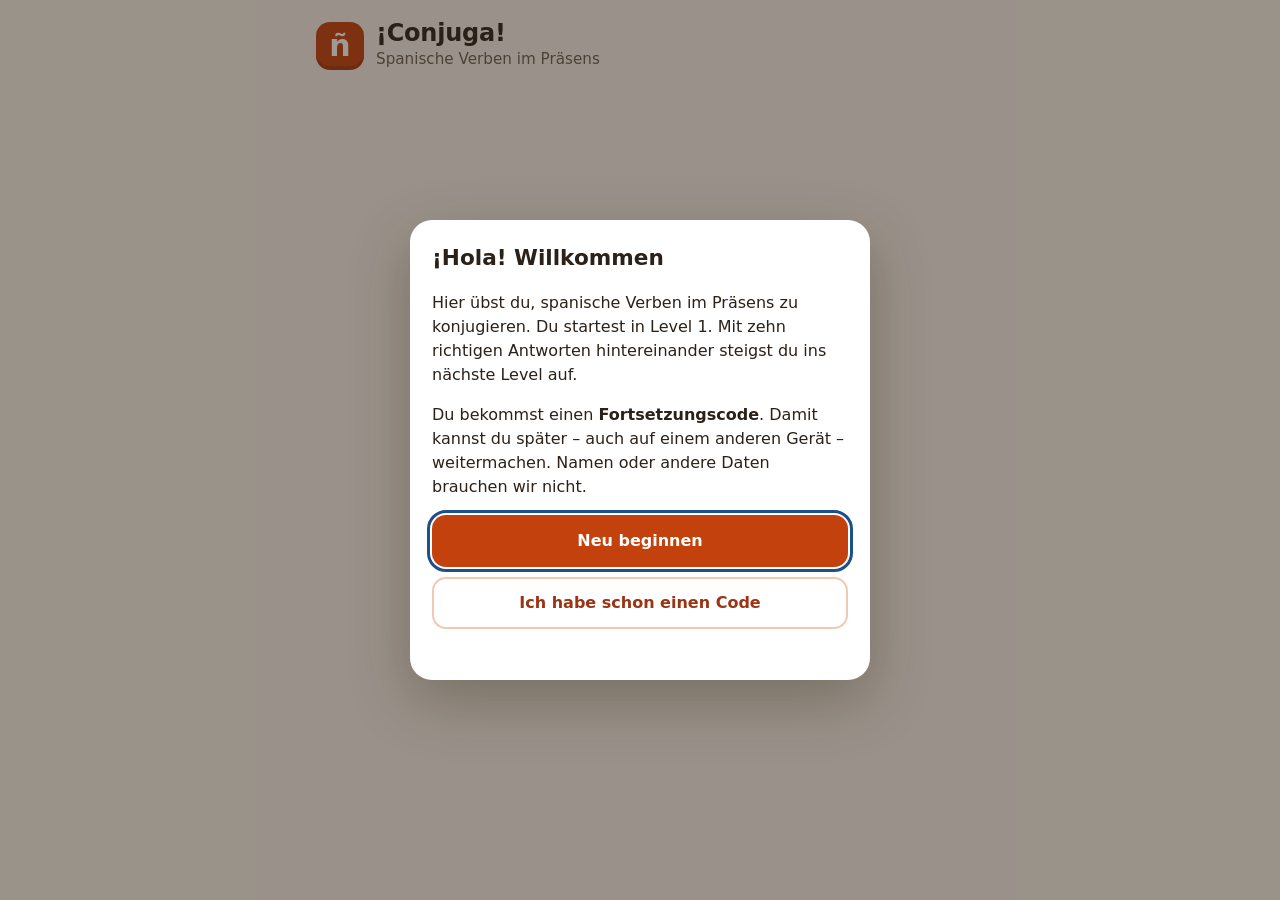
<file: index.html>
<!DOCTYPE html>
<html lang="de">
<head>
  <meta charset="utf-8">
  <meta name="viewport" content="width=device-width, initial-scale=1">
  <title>¡Conjuga! – Spanische Verben im Präsens</title>
  <meta name="description" content="Spanische Verben im Präsens konjugieren üben – mit Leveln und Fortsetzungscode.">
  <meta name="theme-color" content="#c2410c">
  <link rel="icon" href="data:image/svg+xml,%3Csvg xmlns='http://www.w3.org/2000/svg' viewBox='0 0 64 64'%3E%3Crect width='64' height='64' rx='14' fill='%23c2410c'/%3E%3Ctext x='32' y='45' font-size='38' text-anchor='middle' fill='white' font-family='Arial' font-weight='bold'%3E%C3%B1%3C/text%3E%3C/svg%3E">
  <style>
:root {
  --hintergrund: #f6f1e9;
  --karte: #ffffff;
  --text: #2b2118;
  --text-leise: #6b5d50;
  --linie: #e6ddd0;
  --haupt: #c2410c;
  --haupt-dunkel: #9a3412;
  --haupt-hell: #fff1e8;
  --sonne: #f2b134;
  --gut: #15803d;
  --gut-hell: #e9f8ee;
  --fehler: #b42318;
  --fehler-hell: #fdeceb;
  --info-hell: #eef4fb;
  --info: #1e4f86;
  --radius: 18px;
  --schatten: 0 1px 2px rgba(60, 40, 20, .06), 0 6px 20px rgba(60, 40, 20, .07);
}

* { box-sizing: border-box; }
html { -webkit-text-size-adjust: 100%; }
body {
  margin: 0;
  font-family: system-ui, -apple-system, "Segoe UI", Roboto, "Helvetica Neue", Arial, sans-serif;
  background: var(--hintergrund);
  color: var(--text);
  line-height: 1.5;
  font-size: 1rem;
}
[hidden] { display: none !important; }
.unsichtbar { position: absolute; width: 1px; height: 1px; overflow: hidden; clip: rect(0 0 0 0); white-space: nowrap; }

.rahmen { max-width: 680px; margin: 0 auto; padding: 16px 16px 40px; }

/* Kopf */
.kopf { display: flex; flex-wrap: wrap; gap: 12px; align-items: center; justify-content: space-between; margin: 4px 0 16px; }
.marke { display: flex; align-items: center; gap: 12px; }
.logo {
  width: 48px; height: 48px; border-radius: 14px; background: var(--haupt); color: #fff;
  display: grid; place-items: center; font-weight: 800; font-size: 30px; line-height: 1;
  box-shadow: inset 0 -4px 0 rgba(0,0,0,.15);
}
h1 { margin: 0; font-size: 1.5rem; line-height: 1.1; letter-spacing: -.01em; }
.untertitel { margin: 2px 0 0; color: var(--text-leise); font-size: .95rem; }

.codebox { background: var(--karte); border: 1px solid var(--linie); border-radius: 14px; padding: 8px 10px 8px 14px; }
.codebox-label { display: block; font-size: .75rem; color: var(--text-leise); text-transform: uppercase; letter-spacing: .06em; }
.codebox-zeile { display: flex; align-items: center; gap: 10px; }
.code { font-family: ui-monospace, "SFMono-Regular", Menlo, Consolas, monospace; font-size: 1.05rem; letter-spacing: .06em; }
.code.gross { font-size: 1.4rem; text-align: center; background: var(--haupt-hell); padding: 10px; border-radius: 12px; }

/* Karten */
.karte { background: var(--karte); border-radius: var(--radius); box-shadow: var(--schatten); padding: 18px 20px; margin-bottom: 16px; }

/* Status */
.status-kopf { display: flex; flex-wrap: wrap; align-items: baseline; gap: 8px 12px; }
.level-abzeichen { background: var(--haupt); color: #fff; font-weight: 700; border-radius: 999px; padding: 3px 12px; font-size: .95rem; white-space: nowrap; }
.level-titel { font-weight: 600; }
.level-hinweis { margin: 8px 0 0; padding: 8px 12px; background: var(--info-hell); color: var(--info); border-radius: 10px; font-size: .9rem; }
.fortschritt { display: grid; grid-template-columns: repeat(10, 1fr); gap: 5px; margin: 14px 0 6px; }
.fortschritt span { height: 12px; border-radius: 6px; background: var(--linie); transition: background .25s, transform .25s; }
.fortschritt span.voll { background: var(--sonne); }
.fortschritt span.neu { transform: scaleY(1.4); }
.fortschritt-text { margin: 0; font-size: .95rem; }
.statistik { margin: 4px 0 0; font-size: .85rem; color: var(--text-leise); }

/* Aufgabe */
.aufgabe-karte { padding-top: 22px; }
.markierung { display: inline-block; margin: 0 0 6px; font-size: .75rem; font-weight: 700; text-transform: uppercase; letter-spacing: .06em; color: var(--info); background: var(--info-hell); padding: 2px 10px; border-radius: 999px; }
.aufgabe { margin: 0 0 16px; font-size: clamp(1.6rem, 6.5vw, 2.3rem); line-height: 1.25; overflow-wrap: anywhere; }
.aufgabe .pron { color: var(--text-leise); font-weight: 500; }
.aufgabe .inf { font-weight: 800; }
.aufgabe .pfeil { color: var(--haupt); font-weight: 700; }
.aufgabe .zusatz { display: block; font-size: .95rem; color: var(--text-leise); font-weight: 400; margin-top: 2px; }

.antwort-form { display: flex; gap: 10px; }
#antwort {
  flex: 1; min-width: 0; font-size: 1.4rem; padding: 12px 14px; border-radius: 14px;
  border: 2px solid var(--linie); background: #fffdfa; color: var(--text); font-family: inherit;
}
#antwort:focus { outline: none; border-color: var(--haupt); box-shadow: 0 0 0 4px rgba(194, 65, 12, .15); }
#antwort.ist-richtig { border-color: var(--gut); background: var(--gut-hell); }
#antwort.ist-falsch { border-color: var(--fehler); background: var(--fehler-hell); }
#antwort[readonly] { cursor: default; }
.wackeln { animation: wackeln .35s; }
@keyframes wackeln { 20%, 60% { transform: translateX(-5px); } 40%, 80% { transform: translateX(5px); } }

.akzente { display: flex; flex-wrap: wrap; align-items: center; gap: 8px; margin-top: 10px; }
.akzent {
  min-width: 46px; min-height: 42px; font-size: 1.2rem; border-radius: 10px; border: 1px solid var(--linie);
  background: #fff; color: var(--text); cursor: pointer; font-family: inherit;
}
.akzent:hover { background: var(--haupt-hell); }
.akzent-info { font-size: .85rem; color: var(--text-leise); margin-left: 4px; }

.rueckmeldung:empty { display: none; }
.rueckmeldung { margin-top: 16px; padding: 12px 14px; border-radius: 14px; font-size: 1.02rem; }
.rueckmeldung.gut { background: var(--gut-hell); color: #0f5a2b; }
.rueckmeldung.schlecht { background: var(--fehler-hell); color: #8a1c13; }
.rueckmeldung.neutral { background: var(--info-hell); color: var(--info); }
.rueckmeldung p { margin: 0; }
.rueckmeldung p + p { margin-top: 6px; }
.rueckmeldung .titel { font-weight: 700; }
.rueckmeldung .klein { font-size: .9rem; }
.aufstieg { margin-top: 10px; padding: 12px 14px; border-radius: 12px; background: #fff7e0; color: #6b4a00; border: 1px solid #f5d98a; }

.aktionen { display: flex; flex-wrap: wrap; justify-content: flex-end; gap: 10px; margin-top: 14px; }
.aktionen:not(:has(button:not([hidden]))) { margin-top: 0; }

/* Knöpfe */
.knopf {
  font: inherit; font-weight: 600; border-radius: 14px; padding: 12px 18px; min-height: 48px;
  border: 2px solid transparent; cursor: pointer; transition: background .15s, transform .05s;
}
.knopf:active { transform: translateY(1px); }
.knopf:focus-visible, .akzent:focus-visible { outline: 3px solid #1e4f86; outline-offset: 2px; }
.knopf.haupt { background: var(--haupt); color: #fff; }
.knopf.haupt:hover { background: var(--haupt-dunkel); }
.knopf.zweit { background: #fff; color: var(--haupt-dunkel); border-color: #f0c9b3; }
.knopf.zweit:hover { background: var(--haupt-hell); }
.knopf.klein { padding: 6px 12px; min-height: 36px; font-size: .9rem; background: var(--haupt-hell); color: var(--haupt-dunkel); border-radius: 10px; }
.knopf.text { background: none; color: var(--text-leise); padding: 8px 10px; min-height: 40px; text-decoration: underline; text-underline-offset: 3px; font-weight: 500; }
.knopf.text:hover { color: var(--text); }

/* Fuß */
.fuss { text-align: center; }
.sync { font-size: .85rem; color: var(--text-leise); margin: 4px 0 6px; }
.sync.warnung { color: #8a5a00; }
.fuss-knoepfe { display: flex; flex-wrap: wrap; justify-content: center; gap: 4px; }

/* Dialoge */
.dialog {
  border: none; border-radius: 22px; padding: 22px; width: min(460px, calc(100vw - 24px));
  box-shadow: 0 20px 60px rgba(40, 25, 10, .3); color: var(--text);
}
.dialog.breit { width: min(620px, calc(100vw - 24px)); }
.dialog::backdrop { background: rgba(43, 33, 24, .45); }
.dialog h2 { margin: 0 0 10px; font-size: 1.35rem; }
.dialog h3 { margin: 18px 0 6px; font-size: 1.05rem; }
.dialog label { display: block; font-weight: 600; margin: 10px 0 6px; }
.code-eingabe {
  width: 100%; font-size: 1.3rem; padding: 12px; border-radius: 12px; border: 2px solid var(--linie);
  font-family: ui-monospace, Menlo, Consolas, monospace; letter-spacing: .08em; text-transform: uppercase;
}
.code-eingabe:focus { outline: none; border-color: var(--haupt); }
.dialog-meldung { min-height: 1.4em; margin: 8px 0 0; color: var(--fehler); font-size: .95rem; }
.dialog-meldung.ok { color: var(--gut); }
.dialog-knoepfe { display: flex; flex-wrap: wrap; justify-content: flex-end; gap: 10px; margin-top: 16px; }
.dialog-knoepfe.gestapelt { flex-direction: column; }
.dialog-knoepfe.gestapelt .knopf { width: 100%; }
#code-warnung { background: #fff7e0; padding: 10px 12px; border-radius: 10px; font-size: .95rem; }
.regeln { padding-left: 1.2em; margin: 0; }
.regeln li + li { margin-top: 4px; }
.levelliste { padding-left: 0; margin: 0; list-style: none; font-size: .95rem; }
.levelliste li { display: flex; gap: 10px; padding: 5px 0; border-bottom: 1px solid var(--linie); }
.levelliste li.aktuell { font-weight: 700; color: var(--haupt-dunkel); }
.levelliste .nr { min-width: 3.2em; color: var(--text-leise); }
.quelle { font-size: .85rem; color: var(--text-leise); }
kbd { font-family: inherit; font-size: .85em; border: 1px solid var(--linie); border-bottom-width: 2px; border-radius: 5px; padding: 0 5px; background: #fff; }

@media (max-width: 480px) {
  .rahmen { padding: 12px 12px 32px; }
  .kopf { flex-direction: column; align-items: stretch; }
  .codebox-zeile { justify-content: space-between; }
  .karte { padding: 16px; }
  .antwort-form { flex-direction: column; }
  .knopf.haupt#pruefen { width: 100%; }
  .aktionen .knopf { flex: 1; }
}
@media (prefers-reduced-motion: reduce) {
  * { animation: none !important; transition: none !important; }
}

/* Prüfseite für Lehrkräfte */
.breit-rahmen { max-width: 1100px; }
.kopf a.knopf { text-decoration: none; display: inline-flex; align-items: center; }
.pruef-h2 { font-size: 1.1rem; margin: 18px 0 8px; }
.pruef-h2:first-child { margin-top: 0; }
.pruef-zusammenfassung { display: flex; flex-wrap: wrap; gap: 8px; }
.pruef-zusammenfassung:empty { display: none; }
.zahl { padding: 4px 12px; border-radius: 999px; font-weight: 600; font-size: .95rem; }
.zahl.gut { background: var(--gut-hell); color: #0f5a2b; }
.zahl.warn { background: #fff7e0; color: #6b4a00; }
.zahl.fehl { background: var(--fehler-hell); color: #8a1c13; }
.tabelle-huelle { overflow-x: auto; -webkit-overflow-scrolling: touch; }
.pruef-tabelle { border-collapse: collapse; width: 100%; font-size: .95rem; }
.pruef-tabelle th, .pruef-tabelle td { text-align: left; padding: 6px 10px; border-bottom: 1px solid var(--linie); white-space: nowrap; }
.pruef-tabelle th { font-size: .8rem; color: var(--text-leise); font-weight: 600; }
.pruef-tabelle tr.warnung td { background: #fff7e0; }
.pruef-tabelle tr.hinweis-zeile td { background: #fff7e0; white-space: normal; color: #6b4a00; font-size: .9rem; }
.pruef-tabelle td.unreg, .unreg-muster { font-weight: 700; color: var(--haupt-dunkel); }
.pruef-fehler { margin: 0; padding-left: 1.2em; }
.pruef-fehler li { background: var(--fehler-hell); color: #8a1c13; border-radius: 10px; padding: 8px 12px; margin-bottom: 6px; }
.pruef-eingabe { width: 100%; min-height: 260px; font-family: ui-monospace, Menlo, Consolas, monospace; font-size: .95rem; padding: 12px; border-radius: 12px; border: 2px solid var(--linie); }
.pruef-eingabe:focus { outline: none; border-color: var(--haupt); }
code { font-family: ui-monospace, Menlo, Consolas, monospace; background: #f3ede4; padding: 1px 5px; border-radius: 5px; font-size: .92em; }
</style>
</head>
<body>
  <div class="rahmen">
    <header class="kopf">
      <div class="marke">
        <span class="logo" aria-hidden="true">ñ</span>
        <div>
          <h1>¡Conjuga!</h1>
          <p class="untertitel">Spanische Verben im Präsens</p>
        </div>
      </div>
      <div class="codebox" id="codebox" hidden>
        <span class="codebox-label">Dein Fortsetzungscode</span>
        <div class="codebox-zeile">
          <strong id="code-anzeige" class="code">––––-––––-––––</strong>
          <button type="button" id="code-kopieren" class="knopf klein">Kopieren</button>
        </div>
      </div>
    </header>

    <section class="karte status" id="status" hidden aria-label="Lernstand">
      <div class="status-kopf">
        <span class="level-abzeichen" id="level-nummer">Level 1</span>
        <span class="level-titel" id="level-titel"></span>
      </div>
      <p class="level-hinweis" id="level-hinweis" hidden></p>
      <div class="fortschritt" id="fortschritt" role="progressbar" aria-valuemin="0" aria-valuemax="10" aria-valuenow="0" aria-label="Fortschritt bis zum nächsten Level"></div>
      <p class="fortschritt-text" id="fortschritt-text"></p>
      <p class="statistik" id="statistik"></p>
    </section>

    <main class="karte aufgabe-karte" id="uebung" hidden>
      <p class="markierung" id="wiederholung" hidden>Wiederholung</p>
      <p class="aufgabe" id="aufgabe" aria-live="polite"></p>
      <form id="antwort-form" class="antwort-form" autocomplete="off" novalidate>
        <label for="antwort" class="unsichtbar">Deine Antwort (nur die Verbform)</label>
        <input id="antwort" name="antwort" type="text" lang="es" inputmode="text"
               autocomplete="off" autocorrect="off" autocapitalize="none" spellcheck="false"
               placeholder="Verbform eingeben" enterkeyhint="done">
        <button type="submit" id="pruefen" class="knopf haupt">Prüfen</button>
      </form>
      <div class="akzente" aria-label="Sonderzeichen einfügen">
        <button type="button" class="akzent" data-zeichen="á">á</button>
        <button type="button" class="akzent" data-zeichen="é">é</button>
        <button type="button" class="akzent" data-zeichen="í">í</button>
        <span class="akzent-info">Akzente werden nicht bewertet.</span>
      </div>
      <div class="rueckmeldung" id="rueckmeldung" aria-live="assertive"></div>
      <div class="aktionen">
        <button type="button" id="loesung-zeigen" class="knopf zweit" hidden>Lösung anzeigen</button>
        <button type="button" id="weiter" class="knopf haupt" hidden>Weiter <span aria-hidden="true">→</span></button>
      </div>
    </main>

    <footer class="fuss" id="fuss" hidden>
      <p class="sync" id="sync-status"></p>
      <div class="fuss-knoepfe">
        <button type="button" class="knopf text" id="oeffne-code">Anderen Code eingeben</button>
        <button type="button" class="knopf text" id="oeffne-neu">Neu beginnen</button>
        <button type="button" class="knopf text" id="oeffne-info">So funktioniert's</button>
      </div>
    </footer>
  </div>

  <!-- Willkommen -->
  <dialog id="dlg-start" class="dialog">
    <h2>¡Hola! Willkommen</h2>
    <p>Hier übst du, spanische Verben im Präsens zu konjugieren. Du startest in Level 1. Mit zehn richtigen Antworten hintereinander steigst du ins nächste Level auf.</p>
    <p>Du bekommst einen <strong>Fortsetzungscode</strong>. Damit kannst du später – auch auf einem anderen Gerät – weitermachen. Namen oder andere Daten brauchen wir nicht.</p>
    <div class="dialog-knoepfe gestapelt">
      <button type="button" class="knopf haupt" id="start-neu">Neu beginnen</button>
      <button type="button" class="knopf zweit" id="start-code">Ich habe schon einen Code</button>
    </div>
    <p class="dialog-meldung" id="start-meldung" aria-live="polite"></p>
  </dialog>

  <!-- Code eingeben -->
  <dialog id="dlg-code" class="dialog">
    <form id="code-form" novalidate>
      <h2>Lernstand fortsetzen</h2>
      <p id="code-warnung" hidden></p>
      <label for="code-eingabe">Fortsetzungscode</label>
      <input id="code-eingabe" type="text" class="code-eingabe" placeholder="ABCD-EFGH-JKLM"
             autocomplete="off" autocorrect="off" autocapitalize="characters" spellcheck="false" maxlength="20">
      <p class="dialog-meldung" id="code-meldung" aria-live="polite"></p>
      <div class="dialog-knoepfe">
        <button type="button" class="knopf zweit" id="code-abbrechen">Abbrechen</button>
        <button type="submit" class="knopf haupt" id="code-laden">Laden</button>
      </div>
    </form>
  </dialog>

  <!-- Neu beginnen -->
  <dialog id="dlg-neu" class="dialog">
    <h2>Neu beginnen?</h2>
    <p>Du bekommst einen neuen Code und startest wieder in Level 1.</p>
    <p>Dein bisheriger Lernstand bleibt unter diesem Code erhalten. Notiere ihn, falls du später dorthin zurück möchtest:</p>
    <p class="code gross" id="neu-alter-code"></p>
    <div class="dialog-knoepfe">
      <button type="button" class="knopf zweit" id="neu-abbrechen">Abbrechen</button>
      <button type="button" class="knopf haupt" id="neu-bestaetigen">Neu beginnen</button>
    </div>
  </dialog>

  <!-- Info -->
  <dialog id="dlg-info" class="dialog breit">
    <h2>So funktioniert's</h2>
    <ul class="regeln">
      <li>Gib <strong>nur die Verbform</strong> ein: bei „(yo) comprar →“ also <em>compro</em>, nicht <em>yo compro</em>.</li>
      <li>Bei reflexiven Verben gehört das Reflexivpronomen dazu: (yo) llamarse → <em>me llamo</em>.</li>
      <li>Akzente werden nicht bewertet. Nach deiner Antwort siehst du, wie das Wort richtig geschrieben wird.</li>
      <li>Wenn du nicht weiterkommst, drücke auf „Lösung anzeigen“. Die Aufgabe kommt dann später noch einmal, und die Serie beginnt wieder bei 0.</li>
      <li>Ist deine erste Antwort falsch, korrigierst du sie selbst. Die Serie beginnt dann wieder bei 0.</li>
      <li>Zehn richtige erste Antworten hintereinander: nächstes Level.</li>
      <li>Mit <kbd>Enter</kbd> prüfst du deine Antwort und gehst zur nächsten Aufgabe.</li>
    </ul>
    <h3>Die Level</h3>
    <ol class="levelliste" id="levelliste"></ol>
    <p class="quelle">Alle Verben und Formen stammen aus den Konjugationstabellen „Tablas de conjugaciones“. <span id="zusatz-info"></span></p>
    <div class="dialog-knoepfe">
      <button type="button" class="knopf haupt" id="info-schliessen">Schließen</button>
    </div>
  </dialog>

  <noscript><p class="karte">Bitte aktiviere JavaScript, um die Übung zu nutzen.</p></noscript>

  <script>
/* ---- konfiguration.js ---- */
/* ===================== ZUGANGSDATEN ZUM SPEICHERDIENST =====================
   Hier die Project URL und den Publishable Key von Supabase eintragen (siehe README). */
/* Zugangsdaten zum Speicherdienst (Supabase).
   Beide Werte findest du in Supabase unter „Project Settings → API Keys“ bzw. im „Connect“-Dialog.
   Der Publishable Key (oder der ältere „anon“-Key) ist für die Verwendung im Browser gedacht
   und darf öffentlich sein. Den Secret Key / service_role-Key hier NIEMALS eintragen.
   Solange hier die Platzhalter stehen, speichert die App nur lokal im Browser. */
var KONFIGURATION = {
  supabaseUrl: 'https://DEIN-PROJEKT.supabase.co',
  supabaseKey: 'DEIN-SCHLUESSEL'
};
/* ========================================================================== */
</script>
  <script>
/* ---- verben.js ---- */
/* Verbdaten – einzige Quelle: „Tablas de conjugaciones.docx“.
   Formen-Schlüssel: yo, tu, el (él/ella/usted), nosotros, vosotros, ellos (ellos/ellas/ustedes).
   „abweichend_von_regel“: Pronomen, deren Form von der regelmäßigen Bildung abweicht
   (reine Akzentunterschiede zählen nicht). */
var VERBDATEN = {
 "quelle": "Tablas de conjugaciones.docx",
 "pronomen_zu_form": {
  "yo": "yo",
  "tú": "tu",
  "él": "el",
  "ella": "el",
  "usted": "el",
  "nosotros": "nosotros",
  "vosotros": "vosotros",
  "ellos": "ellos",
  "ellas": "ellos",
  "ustedes": "ellos"
 },
 "verben": [
  {
   "infinitiv": "hablar",
   "gruppe": "ar",
   "formen": {
    "yo": "hablo",
    "tu": "hablas",
    "el": "habla",
    "nosotros": "hablamos",
    "vosotros": "habláis",
    "ellos": "hablan"
   },
   "abweichend_von_regel": [],
   "reflexiv": false
  },
  {
   "infinitiv": "comprar",
   "gruppe": "ar",
   "formen": {
    "yo": "compro",
    "tu": "compras",
    "el": "compra",
    "nosotros": "compramos",
    "vosotros": "compráis",
    "ellos": "compran"
   },
   "abweichend_von_regel": [],
   "reflexiv": false
  },
  {
   "infinitiv": "estudiar",
   "gruppe": "ar",
   "formen": {
    "yo": "estudio",
    "tu": "estudias",
    "el": "estudia",
    "nosotros": "estudiamos",
    "vosotros": "estudiáis",
    "ellos": "estudian"
   },
   "abweichend_von_regel": [],
   "reflexiv": false
  },
  {
   "infinitiv": "escuchar",
   "gruppe": "ar",
   "formen": {
    "yo": "escucho",
    "tu": "escuchas",
    "el": "escucha",
    "nosotros": "escuchamos",
    "vosotros": "escucháis",
    "ellos": "escuchan"
   },
   "abweichend_von_regel": [],
   "reflexiv": false
  },
  {
   "infinitiv": "trabajar",
   "gruppe": "ar",
   "formen": {
    "yo": "trabajo",
    "tu": "trabajas",
    "el": "trabaja",
    "nosotros": "trabajamos",
    "vosotros": "trabajáis",
    "ellos": "trabajan"
   },
   "abweichend_von_regel": [],
   "reflexiv": false
  },
  {
   "infinitiv": "tomar",
   "gruppe": "ar",
   "formen": {
    "yo": "tomo",
    "tu": "tomas",
    "el": "toma",
    "nosotros": "tomamos",
    "vosotros": "tomáis",
    "ellos": "toman"
   },
   "abweichend_von_regel": [],
   "reflexiv": false
  },
  {
   "infinitiv": "bailar",
   "gruppe": "ar",
   "formen": {
    "yo": "bailo",
    "tu": "bailas",
    "el": "baila",
    "nosotros": "bailamos",
    "vosotros": "bailáis",
    "ellos": "bailan"
   },
   "abweichend_von_regel": [],
   "reflexiv": false
  },
  {
   "infinitiv": "visitar",
   "gruppe": "ar",
   "formen": {
    "yo": "visito",
    "tu": "visitas",
    "el": "visita",
    "nosotros": "visitamos",
    "vosotros": "visitáis",
    "ellos": "visitan"
   },
   "abweichend_von_regel": [],
   "reflexiv": false
  },
  {
   "infinitiv": "preguntar",
   "gruppe": "ar",
   "formen": {
    "yo": "pregunto",
    "tu": "preguntas",
    "el": "pregunta",
    "nosotros": "preguntamos",
    "vosotros": "preguntáis",
    "ellos": "preguntan"
   },
   "abweichend_von_regel": [],
   "reflexiv": false
  },
  {
   "infinitiv": "necesitar",
   "gruppe": "ar",
   "formen": {
    "yo": "necesito",
    "tu": "necesitas",
    "el": "necesita",
    "nosotros": "necesitamos",
    "vosotros": "necesitáis",
    "ellos": "necesitan"
   },
   "abweichend_von_regel": [],
   "reflexiv": false
  },
  {
   "infinitiv": "llamarse",
   "gruppe": "ar",
   "formen": {
    "yo": "me llamo",
    "tu": "te llamas",
    "el": "se llama",
    "nosotros": "nos llamamos",
    "vosotros": "os llamáis",
    "ellos": "se llaman"
   },
   "abweichend_von_regel": [],
   "reflexiv": true
  },
  {
   "infinitiv": "nadar",
   "gruppe": "ar",
   "formen": {
    "yo": "nado",
    "tu": "nadas",
    "el": "nada",
    "nosotros": "nadamos",
    "vosotros": "nadáis",
    "ellos": "nadan"
   },
   "abweichend_von_regel": [],
   "reflexiv": false
  },
  {
   "infinitiv": "patinar",
   "gruppe": "ar",
   "formen": {
    "yo": "patino",
    "tu": "patinas",
    "el": "patina",
    "nosotros": "patinamos",
    "vosotros": "patináis",
    "ellos": "patinan"
   },
   "abweichend_von_regel": [],
   "reflexiv": false
  },
  {
   "infinitiv": "chatear",
   "gruppe": "ar",
   "formen": {
    "yo": "chateo",
    "tu": "chateas",
    "el": "chatea",
    "nosotros": "chateamos",
    "vosotros": "chateáis",
    "ellos": "chatean"
   },
   "abweichend_von_regel": [],
   "reflexiv": false
  },
  {
   "infinitiv": "coquetear",
   "gruppe": "ar",
   "formen": {
    "yo": "coqueteo",
    "tu": "coqueteas",
    "el": "coquetea",
    "nosotros": "coqueteamos",
    "vosotros": "coqueteáis",
    "ellos": "coquetean"
   },
   "abweichend_von_regel": [],
   "reflexiv": false
  },
  {
   "infinitiv": "cocinar",
   "gruppe": "ar",
   "formen": {
    "yo": "cocino",
    "tu": "cocinas",
    "el": "cocina",
    "nosotros": "cocinamos",
    "vosotros": "cocináis",
    "ellos": "cocinan"
   },
   "abweichend_von_regel": [],
   "reflexiv": false
  },
  {
   "infinitiv": "preparar",
   "gruppe": "ar",
   "formen": {
    "yo": "preparo",
    "tu": "preparas",
    "el": "prepara",
    "nosotros": "preparamos",
    "vosotros": "preparáis",
    "ellos": "preparan"
   },
   "abweichend_von_regel": [],
   "reflexiv": false
  },
  {
   "infinitiv": "tocar",
   "gruppe": "ar",
   "formen": {
    "yo": "toco",
    "tu": "tocas",
    "el": "toca",
    "nosotros": "tocamos",
    "vosotros": "tocáis",
    "ellos": "tocan"
   },
   "abweichend_von_regel": [],
   "reflexiv": false
  },
  {
   "infinitiv": "pasear",
   "gruppe": "ar",
   "formen": {
    "yo": "paseo",
    "tu": "paseas",
    "el": "pasea",
    "nosotros": "paseamos",
    "vosotros": "paseáis",
    "ellos": "pasean"
   },
   "abweichend_von_regel": [],
   "reflexiv": false
  },
  {
   "infinitiv": "terminar",
   "gruppe": "ar",
   "formen": {
    "yo": "termino",
    "tu": "terminas",
    "el": "termina",
    "nosotros": "terminamos",
    "vosotros": "termináis",
    "ellos": "terminan"
   },
   "abweichend_von_regel": [],
   "reflexiv": false
  },
  {
   "infinitiv": "viajar",
   "gruppe": "ar",
   "formen": {
    "yo": "viajo",
    "tu": "viajas",
    "el": "viaja",
    "nosotros": "viajamos",
    "vosotros": "viajáis",
    "ellos": "viajan"
   },
   "abweichend_von_regel": [],
   "reflexiv": false
  },
  {
   "infinitiv": "ordenar",
   "gruppe": "ar",
   "formen": {
    "yo": "ordeno",
    "tu": "ordenas",
    "el": "ordena",
    "nosotros": "ordenamos",
    "vosotros": "ordenáis",
    "ellos": "ordenan"
   },
   "abweichend_von_regel": [],
   "reflexiv": false
  },
  {
   "infinitiv": "ganar",
   "gruppe": "ar",
   "formen": {
    "yo": "gano",
    "tu": "ganas",
    "el": "gana",
    "nosotros": "ganamos",
    "vosotros": "ganáis",
    "ellos": "ganan"
   },
   "abweichend_von_regel": [],
   "reflexiv": false
  },
  {
   "infinitiv": "adivinar",
   "gruppe": "ar",
   "formen": {
    "yo": "adivino",
    "tu": "adivinas",
    "el": "adivina",
    "nosotros": "adivinamos",
    "vosotros": "adivináis",
    "ellos": "adivinan"
   },
   "abweichend_von_regel": [],
   "reflexiv": false
  },
  {
   "infinitiv": "apellidarse",
   "gruppe": "ar",
   "formen": {
    "yo": "me apellido",
    "tu": "te apellidas",
    "el": "se apellida",
    "nosotros": "nos apellidamos",
    "vosotros": "os apellidáis",
    "ellos": "se apellidan"
   },
   "abweichend_von_regel": [],
   "reflexiv": true
  },
  {
   "infinitiv": "pronunciar",
   "gruppe": "ar",
   "formen": {
    "yo": "pronuncio",
    "tu": "pronuncias",
    "el": "pronuncia",
    "nosotros": "pronunciamos",
    "vosotros": "pronunciáis",
    "ellos": "pronuncian"
   },
   "abweichend_von_regel": [],
   "reflexiv": false
  },
  {
   "infinitiv": "desayunar",
   "gruppe": "ar",
   "formen": {
    "yo": "desayuno",
    "tu": "desayunas",
    "el": "desayuna",
    "nosotros": "desayunamos",
    "vosotros": "desayunáis",
    "ellos": "desayunan"
   },
   "abweichend_von_regel": [],
   "reflexiv": false
  },
  {
   "infinitiv": "cenar",
   "gruppe": "ar",
   "formen": {
    "yo": "ceno",
    "tu": "cenas",
    "el": "cena",
    "nosotros": "cenamos",
    "vosotros": "cenáis",
    "ellos": "cenan"
   },
   "abweichend_von_regel": [],
   "reflexiv": false
  },
  {
   "infinitiv": "comer",
   "gruppe": "er",
   "formen": {
    "yo": "como",
    "tu": "comes",
    "el": "come",
    "nosotros": "comemos",
    "vosotros": "coméis",
    "ellos": "comen"
   },
   "abweichend_von_regel": [],
   "reflexiv": false
  },
  {
   "infinitiv": "leer",
   "gruppe": "er",
   "formen": {
    "yo": "leo",
    "tu": "lees",
    "el": "lee",
    "nosotros": "leemos",
    "vosotros": "leéis",
    "ellos": "leen"
   },
   "abweichend_von_regel": [],
   "reflexiv": false
  },
  {
   "infinitiv": "aprender",
   "gruppe": "er",
   "formen": {
    "yo": "aprendo",
    "tu": "aprendes",
    "el": "aprende",
    "nosotros": "aprendemos",
    "vosotros": "aprendéis",
    "ellos": "aprenden"
   },
   "abweichend_von_regel": [],
   "reflexiv": false
  },
  {
   "infinitiv": "responder",
   "gruppe": "er",
   "formen": {
    "yo": "respondo",
    "tu": "respondes",
    "el": "responde",
    "nosotros": "respondemos",
    "vosotros": "respondéis",
    "ellos": "responden"
   },
   "abweichend_von_regel": [],
   "reflexiv": false
  },
  {
   "infinitiv": "comprender",
   "gruppe": "er",
   "formen": {
    "yo": "comprendo",
    "tu": "comprendes",
    "el": "comprende",
    "nosotros": "comprendemos",
    "vosotros": "comprendéis",
    "ellos": "comprenden"
   },
   "abweichend_von_regel": [],
   "reflexiv": false
  },
  {
   "infinitiv": "correr",
   "gruppe": "er",
   "formen": {
    "yo": "corro",
    "tu": "corres",
    "el": "corre",
    "nosotros": "corremos",
    "vosotros": "corréis",
    "ellos": "corren"
   },
   "abweichend_von_regel": [],
   "reflexiv": false
  },
  {
   "infinitiv": "creer",
   "gruppe": "er",
   "formen": {
    "yo": "creo",
    "tu": "crees",
    "el": "cree",
    "nosotros": "creemos",
    "vosotros": "creéis",
    "ellos": "creen"
   },
   "abweichend_von_regel": [],
   "reflexiv": false,
   "hinweis_tabelle": "In der Tabelle steht „creeís“. Korrekt ist „creéis“; die App verwendet die korrigierte Form."
  },
  {
   "infinitiv": "deber",
   "gruppe": "er",
   "formen": {
    "yo": "debo",
    "tu": "debes",
    "el": "debe",
    "nosotros": "debemos",
    "vosotros": "debéis",
    "ellos": "deben"
   },
   "abweichend_von_regel": [],
   "reflexiv": false
  },
  {
   "infinitiv": "vivir",
   "gruppe": "ir",
   "formen": {
    "yo": "vivo",
    "tu": "vives",
    "el": "vive",
    "nosotros": "vivimos",
    "vosotros": "vivís",
    "ellos": "viven"
   },
   "abweichend_von_regel": [],
   "reflexiv": false
  },
  {
   "infinitiv": "escribir",
   "gruppe": "ir",
   "formen": {
    "yo": "escribo",
    "tu": "escribes",
    "el": "escribe",
    "nosotros": "escribimos",
    "vosotros": "escribís",
    "ellos": "escriben"
   },
   "abweichend_von_regel": [],
   "reflexiv": false
  },
  {
   "infinitiv": "recibir",
   "gruppe": "ir",
   "formen": {
    "yo": "recibo",
    "tu": "recibes",
    "el": "recibe",
    "nosotros": "recibimos",
    "vosotros": "recibís",
    "ellos": "reciben"
   },
   "abweichend_von_regel": [],
   "reflexiv": false
  },
  {
   "infinitiv": "abrir",
   "gruppe": "ir",
   "formen": {
    "yo": "abro",
    "tu": "abres",
    "el": "abre",
    "nosotros": "abrimos",
    "vosotros": "abrís",
    "ellos": "abren"
   },
   "abweichend_von_regel": [],
   "reflexiv": false
  },
  {
   "infinitiv": "existir",
   "gruppe": "ir",
   "formen": {
    "yo": "existo",
    "tu": "existes",
    "el": "existe",
    "nosotros": "existimos",
    "vosotros": "existís",
    "ellos": "existen"
   },
   "abweichend_von_regel": [],
   "reflexiv": false
  },
  {
   "infinitiv": "discutir",
   "gruppe": "ir",
   "formen": {
    "yo": "discuto",
    "tu": "discutes",
    "el": "discute",
    "nosotros": "discutimos",
    "vosotros": "discutís",
    "ellos": "discuten"
   },
   "abweichend_von_regel": [],
   "reflexiv": false
  },
  {
   "infinitiv": "conocer",
   "gruppe": "yo_irregular",
   "formen": {
    "yo": "conozco",
    "tu": "conoces",
    "el": "conoce",
    "nosotros": "conocemos",
    "vosotros": "conocéis",
    "ellos": "conocen"
   },
   "abweichend_von_regel": [
    "yo"
   ],
   "reflexiv": false
  },
  {
   "infinitiv": "ver",
   "gruppe": "yo_irregular",
   "formen": {
    "yo": "veo",
    "tu": "ves",
    "el": "ve",
    "nosotros": "vemos",
    "vosotros": "veis",
    "ellos": "ven"
   },
   "abweichend_von_regel": [
    "yo"
   ],
   "reflexiv": false
  },
  {
   "infinitiv": "estar",
   "gruppe": "yo_irregular",
   "formen": {
    "yo": "estoy",
    "tu": "estás",
    "el": "está",
    "nosotros": "estamos",
    "vosotros": "estáis",
    "ellos": "están"
   },
   "abweichend_von_regel": [
    "yo"
   ],
   "reflexiv": false
  },
  {
   "infinitiv": "hacer",
   "gruppe": "yo_irregular",
   "formen": {
    "yo": "hago",
    "tu": "haces",
    "el": "hace",
    "nosotros": "hacemos",
    "vosotros": "hacéis",
    "ellos": "hacen"
   },
   "abweichend_von_regel": [
    "yo"
   ],
   "reflexiv": false
  },
  {
   "infinitiv": "saber",
   "gruppe": "yo_irregular",
   "formen": {
    "yo": "sé",
    "tu": "sabes",
    "el": "sabe",
    "nosotros": "sabemos",
    "vosotros": "sabéis",
    "ellos": "saben"
   },
   "abweichend_von_regel": [
    "yo"
   ],
   "reflexiv": false
  },
  {
   "infinitiv": "poner",
   "gruppe": "yo_irregular",
   "formen": {
    "yo": "pongo",
    "tu": "pones",
    "el": "pone",
    "nosotros": "ponemos",
    "vosotros": "ponéis",
    "ellos": "ponen"
   },
   "abweichend_von_regel": [
    "yo"
   ],
   "reflexiv": false
  },
  {
   "infinitiv": "traer",
   "gruppe": "yo_irregular",
   "formen": {
    "yo": "traigo",
    "tu": "traes",
    "el": "trae",
    "nosotros": "traemos",
    "vosotros": "traéis",
    "ellos": "traen"
   },
   "abweichend_von_regel": [
    "yo"
   ],
   "reflexiv": false
  },
  {
   "infinitiv": "salir",
   "gruppe": "yo_irregular",
   "formen": {
    "yo": "salgo",
    "tu": "sales",
    "el": "sale",
    "nosotros": "salimos",
    "vosotros": "salís",
    "ellos": "salen"
   },
   "abweichend_von_regel": [
    "yo"
   ],
   "reflexiv": false
  },
  {
   "infinitiv": "caer",
   "gruppe": "yo_irregular",
   "formen": {
    "yo": "caigo",
    "tu": "caes",
    "el": "cae",
    "nosotros": "caemos",
    "vosotros": "caéis",
    "ellos": "caen"
   },
   "abweichend_von_regel": [
    "yo"
   ],
   "reflexiv": false
  },
  {
   "infinitiv": "valer",
   "gruppe": "yo_irregular",
   "formen": {
    "yo": "valgo",
    "tu": "vales",
    "el": "vale",
    "nosotros": "valemos",
    "vosotros": "valéis",
    "ellos": "valen"
   },
   "abweichend_von_regel": [
    "yo"
   ],
   "reflexiv": false
  },
  {
   "infinitiv": "dar",
   "gruppe": "yo_irregular",
   "formen": {
    "yo": "doy",
    "tu": "das",
    "el": "da",
    "nosotros": "damos",
    "vosotros": "dais",
    "ellos": "dan"
   },
   "abweichend_von_regel": [
    "yo"
   ],
   "reflexiv": false
  },
  {
   "infinitiv": "traducir",
   "gruppe": "yo_irregular",
   "formen": {
    "yo": "traduzco",
    "tu": "traduces",
    "el": "traduce",
    "nosotros": "traducimos",
    "vosotros": "traducís",
    "ellos": "traducen"
   },
   "abweichend_von_regel": [
    "yo"
   ],
   "reflexiv": false
  },
  {
   "infinitiv": "conducir",
   "gruppe": "yo_irregular",
   "formen": {
    "yo": "conduzco",
    "tu": "conduces",
    "el": "conduce",
    "nosotros": "conducimos",
    "vosotros": "conducís",
    "ellos": "conducen"
   },
   "abweichend_von_regel": [
    "yo"
   ],
   "reflexiv": false
  },
  {
   "infinitiv": "tener",
   "gruppe": "e_ie",
   "formen": {
    "yo": "tengo",
    "tu": "tienes",
    "el": "tiene",
    "nosotros": "tenemos",
    "vosotros": "tenéis",
    "ellos": "tienen"
   },
   "abweichend_von_regel": [
    "yo",
    "tu",
    "el",
    "ellos"
   ],
   "reflexiv": false,
   "doppelte_unregelmaessigkeit": true
  },
  {
   "infinitiv": "pensar",
   "gruppe": "e_ie",
   "formen": {
    "yo": "pienso",
    "tu": "piensas",
    "el": "piensa",
    "nosotros": "pensamos",
    "vosotros": "pensáis",
    "ellos": "piensan"
   },
   "abweichend_von_regel": [
    "yo",
    "tu",
    "el",
    "ellos"
   ],
   "reflexiv": false
  },
  {
   "infinitiv": "querer",
   "gruppe": "e_ie",
   "formen": {
    "yo": "quiero",
    "tu": "quieres",
    "el": "quiere",
    "nosotros": "queremos",
    "vosotros": "queréis",
    "ellos": "quieren"
   },
   "abweichend_von_regel": [
    "yo",
    "tu",
    "el",
    "ellos"
   ],
   "reflexiv": false
  },
  {
   "infinitiv": "sentir",
   "gruppe": "e_ie",
   "formen": {
    "yo": "siento",
    "tu": "sientes",
    "el": "siente",
    "nosotros": "sentimos",
    "vosotros": "sentís",
    "ellos": "sienten"
   },
   "abweichend_von_regel": [
    "yo",
    "tu",
    "el",
    "ellos"
   ],
   "reflexiv": false
  },
  {
   "infinitiv": "empezar",
   "gruppe": "e_ie",
   "formen": {
    "yo": "empiezo",
    "tu": "empiezas",
    "el": "empieza",
    "nosotros": "empezamos",
    "vosotros": "empezáis",
    "ellos": "empiezan"
   },
   "abweichend_von_regel": [
    "yo",
    "tu",
    "el",
    "ellos"
   ],
   "reflexiv": false
  },
  {
   "infinitiv": "venir",
   "gruppe": "e_ie",
   "formen": {
    "yo": "vengo",
    "tu": "vienes",
    "el": "viene",
    "nosotros": "venimos",
    "vosotros": "venís",
    "ellos": "vienen"
   },
   "abweichend_von_regel": [
    "yo",
    "tu",
    "el",
    "ellos"
   ],
   "reflexiv": false,
   "doppelte_unregelmaessigkeit": true
  },
  {
   "infinitiv": "perder",
   "gruppe": "e_ie",
   "formen": {
    "yo": "pierdo",
    "tu": "pierdes",
    "el": "pierde",
    "nosotros": "perdemos",
    "vosotros": "perdéis",
    "ellos": "pierden"
   },
   "abweichend_von_regel": [
    "yo",
    "tu",
    "el",
    "ellos"
   ],
   "reflexiv": false
  },
  {
   "infinitiv": "mentir",
   "gruppe": "e_ie",
   "formen": {
    "yo": "miento",
    "tu": "mientes",
    "el": "miente",
    "nosotros": "mentimos",
    "vosotros": "mentís",
    "ellos": "mienten"
   },
   "abweichend_von_regel": [
    "yo",
    "tu",
    "el",
    "ellos"
   ],
   "reflexiv": false
  },
  {
   "infinitiv": "cerrar",
   "gruppe": "e_ie",
   "formen": {
    "yo": "cierro",
    "tu": "cierras",
    "el": "cierra",
    "nosotros": "cerramos",
    "vosotros": "cerráis",
    "ellos": "cierran"
   },
   "abweichend_von_regel": [
    "yo",
    "tu",
    "el",
    "ellos"
   ],
   "reflexiv": false
  },
  {
   "infinitiv": "poder",
   "gruppe": "o_ue",
   "formen": {
    "yo": "puedo",
    "tu": "puedes",
    "el": "puede",
    "nosotros": "podemos",
    "vosotros": "podéis",
    "ellos": "pueden"
   },
   "abweichend_von_regel": [
    "yo",
    "tu",
    "el",
    "ellos"
   ],
   "reflexiv": false
  },
  {
   "infinitiv": "contar",
   "gruppe": "o_ue",
   "formen": {
    "yo": "cuento",
    "tu": "cuentas",
    "el": "cuenta",
    "nosotros": "contamos",
    "vosotros": "contáis",
    "ellos": "cuentan"
   },
   "abweichend_von_regel": [
    "yo",
    "tu",
    "el",
    "ellos"
   ],
   "reflexiv": false
  },
  {
   "infinitiv": "dormir",
   "gruppe": "o_ue",
   "formen": {
    "yo": "duermo",
    "tu": "duermes",
    "el": "duerme",
    "nosotros": "dormimos",
    "vosotros": "dormís",
    "ellos": "duermen"
   },
   "abweichend_von_regel": [
    "yo",
    "tu",
    "el",
    "ellos"
   ],
   "reflexiv": false
  },
  {
   "infinitiv": "jugar",
   "gruppe": "o_ue",
   "formen": {
    "yo": "juego",
    "tu": "juegas",
    "el": "juega",
    "nosotros": "jugamos",
    "vosotros": "jugáis",
    "ellos": "juegan"
   },
   "abweichend_von_regel": [
    "yo",
    "tu",
    "el",
    "ellos"
   ],
   "reflexiv": false,
   "hinweis_tabelle": "Die Tabelle führt jugar in der Gruppe o → ue. Tatsächlich wechselt hier u → ue (juego)."
  },
  {
   "infinitiv": "probar",
   "gruppe": "o_ue",
   "formen": {
    "yo": "pruebo",
    "tu": "pruebas",
    "el": "prueba",
    "nosotros": "probamos",
    "vosotros": "probáis",
    "ellos": "prueban"
   },
   "abweichend_von_regel": [
    "yo",
    "tu",
    "el",
    "ellos"
   ],
   "reflexiv": false
  },
  {
   "infinitiv": "costar",
   "gruppe": "o_ue",
   "formen": {
    "yo": "cuesto",
    "tu": "cuestas",
    "el": "cuesta",
    "nosotros": "costamos",
    "vosotros": "costáis",
    "ellos": "cuestan"
   },
   "abweichend_von_regel": [
    "yo",
    "tu",
    "el",
    "ellos"
   ],
   "reflexiv": false
  },
  {
   "infinitiv": "apostar",
   "gruppe": "o_ue",
   "formen": {
    "yo": "apuesto",
    "tu": "apuestas",
    "el": "apuesta",
    "nosotros": "apostamos",
    "vosotros": "apostáis",
    "ellos": "apuestan"
   },
   "abweichend_von_regel": [
    "yo",
    "tu",
    "el",
    "ellos"
   ],
   "reflexiv": false
  },
  {
   "infinitiv": "almorzar",
   "gruppe": "o_ue",
   "formen": {
    "yo": "almuerzo",
    "tu": "almuerzas",
    "el": "almuerza",
    "nosotros": "almorzamos",
    "vosotros": "almorzáis",
    "ellos": "almuerzan"
   },
   "abweichend_von_regel": [
    "yo",
    "tu",
    "el",
    "ellos"
   ],
   "reflexiv": false
  },
  {
   "infinitiv": "decir",
   "gruppe": "e_i",
   "formen": {
    "yo": "digo",
    "tu": "dices",
    "el": "dice",
    "nosotros": "decimos",
    "vosotros": "decís",
    "ellos": "dicen"
   },
   "abweichend_von_regel": [
    "yo",
    "tu",
    "el",
    "ellos"
   ],
   "reflexiv": false,
   "doppelte_unregelmaessigkeit": true
  },
  {
   "infinitiv": "pedir",
   "gruppe": "e_i",
   "formen": {
    "yo": "pido",
    "tu": "pides",
    "el": "pide",
    "nosotros": "pedimos",
    "vosotros": "pedís",
    "ellos": "piden"
   },
   "abweichend_von_regel": [
    "yo",
    "tu",
    "el",
    "ellos"
   ],
   "reflexiv": false
  },
  {
   "infinitiv": "repetir",
   "gruppe": "e_i",
   "formen": {
    "yo": "repito",
    "tu": "repites",
    "el": "repite",
    "nosotros": "repetimos",
    "vosotros": "repetís",
    "ellos": "repiten"
   },
   "abweichend_von_regel": [
    "yo",
    "tu",
    "el",
    "ellos"
   ],
   "reflexiv": false
  },
  {
   "infinitiv": "reír",
   "gruppe": "e_i",
   "formen": {
    "yo": "río",
    "tu": "ríes",
    "el": "ríe",
    "nosotros": "reímos",
    "vosotros": "reís",
    "ellos": "ríen"
   },
   "abweichend_von_regel": [
    "yo",
    "tu",
    "el",
    "ellos"
   ],
   "reflexiv": false
  },
  {
   "infinitiv": "construir",
   "gruppe": "i_y",
   "formen": {
    "yo": "construyo",
    "tu": "construyes",
    "el": "construye",
    "nosotros": "construimos",
    "vosotros": "construís",
    "ellos": "construyen"
   },
   "abweichend_von_regel": [
    "yo",
    "tu",
    "el",
    "ellos"
   ],
   "reflexiv": false
  },
  {
   "infinitiv": "oír",
   "gruppe": "i_y",
   "formen": {
    "yo": "oigo",
    "tu": "oyes",
    "el": "oye",
    "nosotros": "oímos",
    "vosotros": "oís",
    "ellos": "oyen"
   },
   "abweichend_von_regel": [
    "yo",
    "tu",
    "el",
    "ellos"
   ],
   "reflexiv": false,
   "doppelte_unregelmaessigkeit": true
  },
  {
   "infinitiv": "intuir",
   "gruppe": "i_y",
   "formen": {
    "yo": "intuyo",
    "tu": "intuyes",
    "el": "intuye",
    "nosotros": "intuimos",
    "vosotros": "intuís",
    "ellos": "intuyen"
   },
   "abweichend_von_regel": [
    "yo",
    "tu",
    "el",
    "ellos"
   ],
   "reflexiv": false
  },
  {
   "infinitiv": "destruir",
   "gruppe": "i_y",
   "formen": {
    "yo": "destruyo",
    "tu": "destruyes",
    "el": "destruye",
    "nosotros": "destruimos",
    "vosotros": "destruís",
    "ellos": "destruyen"
   },
   "abweichend_von_regel": [
    "yo",
    "tu",
    "el",
    "ellos"
   ],
   "reflexiv": false
  },
  {
   "infinitiv": "ser",
   "gruppe": "absolut_irregular",
   "formen": {
    "yo": "soy",
    "tu": "eres",
    "el": "es",
    "nosotros": "somos",
    "vosotros": "sois",
    "ellos": "son"
   },
   "abweichend_von_regel": [
    "yo",
    "tu",
    "el",
    "nosotros",
    "vosotros",
    "ellos"
   ],
   "reflexiv": false
  },
  {
   "infinitiv": "ir",
   "gruppe": "absolut_irregular",
   "formen": {
    "yo": "voy",
    "tu": "vas",
    "el": "va",
    "nosotros": "vamos",
    "vosotros": "vais",
    "ellos": "van"
   },
   "abweichend_von_regel": [
    "yo",
    "tu",
    "el",
    "nosotros",
    "vosotros",
    "ellos"
   ],
   "reflexiv": false
  },
  {
   "infinitiv": "haber",
   "gruppe": "absolut_irregular",
   "formen": {
    "unpersoenlich": "hay"
   },
   "hinweis_tabelle": "Tabelle nennt nur die unpersönliche Form „hay“ (in der Zeile der 3. Person Singular)."
  }
 ]
};
if (typeof module !== "undefined") module.exports = VERBDATEN;
</script>
  <script>
/* ---- logik.js ---- */
/* Übungslogik: Level, Gewichtung, Aufgabenauswahl, Antwortprüfung.
   Läuft im Browser (globales Objekt „Logik“) und in Node (für die Tests). */
(function (global) {
  'use strict';

  // ---------------------------------------------------------------------------
  // Pronomen
  // ---------------------------------------------------------------------------
  var PRONOMEN = ['yo', 'tú', 'él', 'ella', 'usted', 'nosotros', 'vosotros', 'ellos', 'ellas', 'ustedes'];
  // Welche Tabellenzeile zu welchem Pronomen gehört
  var PRONOMEN_FORM = {
    'yo': 'yo', 'tú': 'tu', 'él': 'el', 'ella': 'el', 'usted': 'el',
    'nosotros': 'nosotros', 'vosotros': 'vosotros',
    'ellos': 'ellos', 'ellas': 'ellos', 'ustedes': 'ellos'
  };
  // Subjektpronomen, die nicht vor der Verbform stehen dürfen
  var SUBJEKTPRONOMEN = ['yo', 'tu', 'tú', 'el', 'él', 'ella', 'usted', 'ud', 'ud.', 'nosotros', 'nosotras',
    'vosotros', 'vosotras', 'ellos', 'ellas', 'ustedes', 'uds', 'uds.'];

  // ---------------------------------------------------------------------------
  // Verbgruppen
  // ---------------------------------------------------------------------------
  var GRUPPEN = {
    ar: { name: 'regelmäßige Verben auf -ar', unregelmaessig: false },
    er: { name: 'regelmäßige Verben auf -er', unregelmaessig: false },
    ir: { name: 'regelmäßige Verben auf -ir', unregelmaessig: false },
    yo_irregular: { name: 'Verben mit unregelmäßiger 1. Person', unregelmaessig: true },
    absolut_irregular: { name: 'ser, ir und hay', unregelmaessig: true },
    e_ie: { name: 'Verben mit e → ie', unregelmaessig: true },
    o_ue: { name: 'Verben mit o → ue', unregelmaessig: true },
    e_i: { name: 'Verben mit e → i', unregelmaessig: true },
    i_y: { name: 'Verben mit i → y', unregelmaessig: true }
  };

  // ---------------------------------------------------------------------------
  // Level und Anteile der Gruppen (Summe je Level = 1).
  // Herleitung siehe DOKUMENTATION.md:
  //   Mischlevel: regelmäßiger Teil -ar 40 % / -er 30 % / -ir 30 %;
  //   unregelmäßiger Teil: 50 % zuletzt eingeführte Gruppe, Rest gleichmäßig.
  // ---------------------------------------------------------------------------
  function mix(regelAnteil, regelGruppen, neueste, aeltere) {
    var a = {};
    var regelGewichte = { ar: 0.4, er: 0.3, ir: 0.3 };
    var summe = 0;
    regelGruppen.forEach(function (g) { summe += regelGewichte[g]; });
    regelGruppen.forEach(function (g) { a[g] = regelAnteil * regelGewichte[g] / summe; });
    var unreg = 1 - regelAnteil;
    if (aeltere.length === 0) {
      a[neueste] = unreg;
    } else {
      a[neueste] = unreg * 0.5;
      aeltere.forEach(function (g) { a[g] = unreg * 0.5 / aeltere.length; });
    }
    return a;
  }

  var REGEL = ['ar', 'er', 'ir'];
  var LEVEL = [
    { id: '1', titel: 'Regelmäßige Verben auf -ar', anteile: { ar: 1 } },
    { id: '2', titel: 'Regelmäßige Verben auf -er', anteile: { er: 1 } },
    { id: '3', titel: 'Mischung: regelmäßige Verben auf -ar und -er', anteile: { ar: 0.5, er: 0.5 } },
    { id: '4', titel: 'Regelmäßige Verben auf -ir', anteile: { ir: 1 } },
    { id: '5', titel: 'Mischung: regelmäßige Verben auf -ar, -er und -ir', anteile: { ar: 0.4, er: 0.3, ir: 0.3 } },
    { id: '6', titel: 'Verben mit unregelmäßiger 1. Person', anteile: { yo_irregular: 1 } },
    { id: '7', titel: 'Mischung: regelmäßige Verben und unregelmäßige 1. Person', anteile: mix(0.7, REGEL, 'yo_irregular', []) },
    { id: '7,5', titel: 'ser, ir und hay', anteile: { absolut_irregular: 1 } },
    { id: '8', titel: 'Verben mit e → ie', anteile: { e_ie: 1 } },
    { id: '9', titel: 'Mischung aller bisherigen Gruppen', anteile: mix(0.6, REGEL, 'e_ie', ['yo_irregular', 'absolut_irregular']) },
    { id: '10', titel: 'Verben mit o → ue', hinweis: 'Besonderheit: Bei jugar wechselt u → ue (juego). Die Tabelle führt jugar in dieser Gruppe.', anteile: { o_ue: 1 } },
    { id: '11', titel: 'Mischung aller bisherigen Gruppen', anteile: mix(0.5, REGEL, 'o_ue', ['yo_irregular', 'absolut_irregular', 'e_ie']) },
    { id: '12', titel: 'Verben mit e → i', anteile: { e_i: 1 } },
    { id: '13', titel: 'Mischung aller bisherigen Gruppen', anteile: mix(0.4, REGEL, 'e_i', ['yo_irregular', 'absolut_irregular', 'e_ie', 'o_ue']) },
    { id: '14', titel: 'Verben mit i → y', hinweis: 'Bei diesen Verben wird ein y eingeschoben (construir → construyo). Die Tabelle schreibt „i + y“.', anteile: { i_y: 1 } },
    { id: '15', titel: 'Mischung aller unregelmäßigen Verben', anteile: mix(0, [], 'i_y', ['yo_irregular', 'absolut_irregular', 'e_ie', 'o_ue', 'e_i']) }
  ];
  var LEVEL_IDS = LEVEL.map(function (l) { return l.id; });
  var SERIE_ZIEL = 10;

  // Pronomen-Gewichtung je Verbgruppe
  var STAMMWECHSEL_90 = ['e_ie', 'o_ue', 'i_y'];
  var ANTEIL_UNREG_PRONOMEN = 0.9;
  var ANTEIL_YO = 0.6;
  // Verbgewichte in der Gruppe ser/ir/hay
  var ANTEIL_HAY = 0.15;

  function levelInfo(id) {
    for (var i = 0; i < LEVEL.length; i++) if (LEVEL[i].id === id) return LEVEL[i];
    return null;
  }
  function naechstesLevel(id) {
    var i = LEVEL_IDS.indexOf(id);
    return (i >= 0 && i < LEVEL_IDS.length - 1) ? LEVEL_IDS[i + 1] : null;
  }

  // ---------------------------------------------------------------------------
  // Zufall
  // ---------------------------------------------------------------------------
  function waehle(eintraege, rng) { // eintraege: [[wert, gewicht], ...]
    var summe = 0, i;
    for (i = 0; i < eintraege.length; i++) summe += eintraege[i][1];
    var r = rng() * summe;
    for (i = 0; i < eintraege.length; i++) {
      r -= eintraege[i][1];
      if (r < 0) return eintraege[i][0];
    }
    return eintraege[eintraege.length - 1][0];
  }

  function pronomenGewichte(verb) {
    var g = verb.gruppe;
    if (verb.infinitiv === 'haber') return [[null, 1]];
    if (g === 'yo_irregular') {
      return PRONOMEN.map(function (p) { return [p, p === 'yo' ? ANTEIL_YO : (1 - ANTEIL_YO) / 9]; });
    }
    if (STAMMWECHSEL_90.indexOf(g) >= 0) {
      var unreg = PRONOMEN.filter(function (p) { return verb.abweichend_von_regel.indexOf(PRONOMEN_FORM[p]) >= 0; });
      var reg = PRONOMEN.filter(function (p) { return unreg.indexOf(p) < 0; });
      if (unreg.length === 0 || reg.length === 0) return PRONOMEN.map(function (p) { return [p, 1]; });
      return PRONOMEN.map(function (p) {
        return [p, unreg.indexOf(p) >= 0 ? ANTEIL_UNREG_PRONOMEN / unreg.length : (1 - ANTEIL_UNREG_PRONOMEN) / reg.length];
      });
    }
    return PRONOMEN.map(function (p) { return [p, 1]; });
  }

  function verbGewichte(verben) {
    var hatHay = verben.some(function (v) { return v.infinitiv === 'haber'; });
    if (!hatHay) return verben.map(function (v) { return [v, 1]; });
    var andere = verben.length - 1;
    return verben.map(function (v) { return [v, v.infinitiv === 'haber' ? ANTEIL_HAY : (1 - ANTEIL_HAY) / andere]; });
  }

  // ---------------------------------------------------------------------------
  // Aufgaben
  // ---------------------------------------------------------------------------
  function erstelleAufgabe(verb, pronomen) {
    var loesung = pronomen === null ? verb.formen.unpersoenlich : verb.formen[PRONOMEN_FORM[pronomen]];
    var hinweis = verb.hinweis_tabelle || null;
    // Der creer-Hinweis betrifft nur die vosotros-Form
    if (verb.infinitiv === 'creer' && pronomen !== 'vosotros') hinweis = null;
    return {
      infinitiv: verb.infinitiv,
      gruppe: verb.gruppe,
      pronomen: pronomen,
      loesung: loesung,
      reflexiv: !!verb.reflexiv,
      hinweis: hinweis,
      schluessel: verb.infinitiv + '|' + pronomen
    };
  }

  function Generator(daten, rng) {
    this.verben = daten.verben;
    this.rng = rng || Math.random;
    this.letzte = null;
    this.letztesVerb = null;
    this.wiederholungen = []; // {aufgabe, faellig}
    this.level = null;
  }

  Generator.prototype.verbenDerGruppe = function (gruppe) {
    return this.verben.filter(function (v) { return v.gruppe === gruppe; });
  };

  Generator.prototype.zufallsAufgabe = function (levelId) {
    var info = levelInfo(levelId);
    var gruppen = Object.keys(info.anteile).filter(function (g) { return info.anteile[g] > 0; })
      .map(function (g) { return [g, info.anteile[g]]; });
    var gruppe = waehle(gruppen, this.rng);
    var verb = waehle(verbGewichte(this.verbenDerGruppe(gruppe)), this.rng);
    var pronomen = waehle(pronomenGewichte(verb), this.rng);
    return erstelleAufgabe(verb, pronomen);
  };

  Generator.prototype.naechste = function (levelId) {
    if (this.level !== levelId) { this.wiederholungen = []; this.level = levelId; }
    var self = this;
    this.wiederholungen.forEach(function (w) { w.faellig -= 1; });
    // fällige Wiederholung zuerst
    for (var i = 0; i < this.wiederholungen.length; i++) {
      var w = this.wiederholungen[i];
      if (w.faellig <= 0 && (!this.letzte || w.aufgabe.schluessel !== this.letzte.schluessel)) {
        this.wiederholungen.splice(i, 1);
        return this.merke(w.aufgabe, true);
      }
    }
    var aufgabe, versuche = 0;
    do {
      aufgabe = this.zufallsAufgabe(levelId);
      versuche++;
    } while (versuche < 50 && this.letzte && (
      aufgabe.schluessel === self.letzte.schluessel ||
      // dasselbe Verb nicht direkt nacheinander, falls die Gruppe genug Auswahl hat
      // (bei ser/ir/hay würde das sonst die Gewichtung verzerren)
      (aufgabe.infinitiv === self.letzte.infinitiv && self.verbenDerGruppe(aufgabe.gruppe).length > 3)
    ));
    return this.merke(aufgabe, false);
  };

  Generator.prototype.merke = function (aufgabe, istWiederholung) {
    this.letzte = aufgabe;
    var kopie = {};
    for (var k in aufgabe) kopie[k] = aufgabe[k];
    kopie.wiederholung = istWiederholung;
    return kopie;
  };

  // Nach einer falschen Erstantwort: Aufgabe kommt 3–5 Aufgaben später erneut
  Generator.prototype.spaeterWiederholen = function (aufgabe) {
    var bereits = this.wiederholungen.some(function (w) { return w.aufgabe.schluessel === aufgabe.schluessel; });
    if (bereits) return;
    var kopie = {};
    for (var k in aufgabe) if (k !== 'wiederholung') kopie[k] = aufgabe[k];
    this.wiederholungen.push({ aufgabe: kopie, faellig: 3 + Math.floor(this.rng() * 3) });
  };

  function aufgabenText(aufgabe) {
    if (aufgabe.pronomen === null) return '(unpersönlich) haber →';
    return '(' + aufgabe.pronomen + ') ' + aufgabe.infinitiv + ' →';
  }

  // ---------------------------------------------------------------------------
  // Antwortprüfung
  // ---------------------------------------------------------------------------
  function normalisiere(text) {
    return String(text || '').normalize('NFC').replace(/\s+/g, ' ').trim().toLocaleLowerCase('es');
  }
  // Entfernt alle Akzente und sonstigen diakritischen Zeichen
  function ohneAkzent(text) {
    return text.normalize('NFD').replace(/[\u0300-\u036f]/g, '').normalize('NFC');
  }
  // Akzente werden nicht bewertet: fehlende, falsch gesetzte und zusätzliche Akzente sind egal
  function gleichOhneAkzente(eingabe, loesung) {
    return ohneAkzent(eingabe) === ohneAkzent(loesung);
  }

  /* Ergebnis:
     { ergebnis: 'richtig' | 'richtig_akzent_abweichend' | 'falsch' | 'leer',
       hinweis: null | 'pronomen' | 'reflexiv' } */
  function pruefe(eingabeRoh, loesungRoh) {
    var eingabe = normalisiere(eingabeRoh);
    var loesung = normalisiere(loesungRoh);
    if (!eingabe) return { ergebnis: 'leer', hinweis: null };
    var woerter = eingabe.split(' ');
    var loesungsWoerter = loesung.split(' ');
    if (woerter.length > 1 && SUBJEKTPRONOMEN.indexOf(ohneAkzent(woerter[0])) >= 0 && SUBJEKTPRONOMEN.indexOf(loesungsWoerter[0]) < 0) {
      return { ergebnis: 'falsch', hinweis: 'pronomen' };
    }
    if (eingabe === loesung) return { ergebnis: 'richtig', hinweis: null };
    if (gleichOhneAkzente(eingabe, loesung)) return { ergebnis: 'richtig_akzent_abweichend', hinweis: null };
    if (loesungsWoerter.length === 2) {
      var verbteil = loesungsWoerter[1];
      if (gleichOhneAkzente(eingabe, verbteil)) return { ergebnis: 'falsch', hinweis: 'reflexiv' };
    }
    return { ergebnis: 'falsch', hinweis: null };
  }

  // ---------------------------------------------------------------------------
  // Lernstand
  // ---------------------------------------------------------------------------
  function neuerLernstand(code) {
    return { code: code, level: '1', serie: 0, bearbeitet: 0, richtig: 0, stand: 0 };
  }

  /* Wertet eine Erstantwort aus und gibt den neuen Lernstand zurück.
     Rückgabe: { stand, aufgestiegen: bool, alleGeschafft: bool } */
  function werteErstantwortAus(lernstand, richtig) {
    var s = {};
    for (var k in lernstand) s[k] = lernstand[k];
    s.bearbeitet += 1;
    var aufgestiegen = false, alleGeschafft = false;
    if (richtig) {
      s.richtig += 1;
      s.serie += 1;
      if (s.serie >= SERIE_ZIEL) {
        s.serie = 0;
        var n = naechstesLevel(s.level);
        if (n) { s.level = n; aufgestiegen = true; } else { alleGeschafft = true; }
      }
    } else {
      s.serie = 0;
    }
    return { stand: s, aufgestiegen: aufgestiegen, alleGeschafft: alleGeschafft };
  }

  // ---------------------------------------------------------------------------
  // Fortsetzungscode: 12 Zeichen, ohne verwechselbare Zeichen (0/O, 1/I)
  // ---------------------------------------------------------------------------
  var CODE_ZEICHEN = 'ABCDEFGHJKLMNPQRSTUVWXYZ23456789'; // 32 Zeichen → 60 Bit Zufall
  function erzeugeCode(zufallsBytes) {
    var bytes = zufallsBytes(12), code = '';
    for (var i = 0; i < 12; i++) code += CODE_ZEICHEN[bytes[i] % 32]; // 256 ist durch 32 teilbar: gleichverteilt
    return code;
  }
  function bereinigeCode(eingabe) {
    var c = String(eingabe || '').toUpperCase().replace(/[^A-Z0-9]/g, '');
    return /^[ABCDEFGHJKLMNPQRSTUVWXYZ23456789]{12}$/.test(c) ? c : null;
  }
  function zeigeCode(code) {
    return code.slice(0, 4) + '-' + code.slice(4, 8) + '-' + code.slice(8, 12);
  }

  // ---------------------------------------------------------------------------
  // Zusatzverben von Lehrkräften (Datei zusatzverben.txt)
  // Je Zeile: Infinitiv; yo-Form – unter der Überschrift der passenden Gruppe.
  // Die übrigen fünf Formen bildet die App selbst.
  // ---------------------------------------------------------------------------
  var ZUSATZ_GRUPPEN = {
    'ar': 'ar', 'er': 'er', 'ir': 'ir',
    '1.person': 'yo_irregular', '1person': 'yo_irregular', 'erstePerson': 'yo_irregular', 'yo': 'yo_irregular',
    'e-ie': 'e_ie', 'eie': 'e_ie', 'o-ue': 'o_ue', 'oue': 'o_ue', 'e-i': 'e_i', 'ei': 'e_i', 'i-y': 'i_y', 'iy': 'i_y'
  };
  var ZUSATZ_UEBERSCHRIFT = {
    ar: '[ar]', er: '[er]', ir: '[ir]', yo_irregular: '[1. Person]', e_ie: '[e-ie]', o_ue: '[o-ue]', e_i: '[e-i]', i_y: '[i-y]'
  };
  var ENDUNGEN = { ar: ['o', 'as', 'a', 'amos', 'áis', 'an'], er: ['o', 'es', 'e', 'emos', 'éis', 'en'], ir: ['o', 'es', 'e', 'imos', 'ís', 'en'] };
  var FORM_SCHLUESSEL = ['yo', 'tu', 'el', 'nosotros', 'vosotros', 'ellos'];
  var REFLEXIV = ['me', 'te', 'se', 'nos', 'os', 'se'];
  var YO_OHNE_O = ['sé', 'doy', 'estoy', 'voy', 'soy', 'he'];

  function gruppeAusUeberschrift(text) {
    var k = ohneAkzent(text.toLowerCase())
      .replace(/→|->|–|—/g, '-').replace(/\s+/g, '').replace(/^-/, '').replace(/^verbos?/, '');
    if (ZUSATZ_GRUPPEN[k]) return ZUSATZ_GRUPPEN[k];
    if (/^(1|erste|1\.)/.test(k) || k.indexOf('person') >= 0) return 'yo_irregular';
    return null;
  }

  function ersetzeLetztes(stamm, von, nach) {
    var i = stamm.lastIndexOf(von);
    return i < 0 ? null : stamm.slice(0, i) + nach + stamm.slice(i + von.length);
  }
  function endetMitVokal(s) { return /[aeo]$/.test(ohneAkzent(s)); }

  /* Bildet alle sechs Formen. Ergebnis: { fehler, warnungen, verb } */
  function bildeFormen(infinitivRoh, gruppe, yoRoh) {
    var fehler = [], warnungen = [];
    var inf = normalisiere(infinitivRoh), yo = normalisiere(yoRoh);
    if (!/^[a-zñáéíóúü]+$/.test(inf)) return { fehler: ['Der Infinitiv enthält ungültige Zeichen oder Leerzeichen.'], warnungen: [] };
    var reflexiv = /(ar|er|ir|ír)se$/.test(inf);
    var basis = reflexiv ? inf.slice(0, -2) : inf;
    var endung = ohneAkzent(basis).slice(-2);
    if (!ENDUNGEN[endung]) return { fehler: ['Ein Infinitiv endet auf -ar, -er oder -ir (bzw. -arse, -erse, -irse).'], warnungen: [] };
    if ((gruppe === 'ar' || gruppe === 'er' || gruppe === 'ir') && endung !== gruppe) {
      return { fehler: ['Das Verb endet auf -' + endung + ', steht aber in der Gruppe [' + gruppe + '].'], warnungen: [] };
    }
    if (!yo) return { fehler: ['Die yo-Form fehlt. Schreibe sie hinter ein Semikolon, z. B. „cantar; canto“.'], warnungen: [] };
    if (reflexiv) yo = yo.replace(/^me /, '');
    if (!/^[a-zñáéíóúü]+$/.test(yo)) return { fehler: ['Die yo-Form darf nur ein Wort sein (ohne „yo“; bei reflexiven Verben ohne oder mit „me“).'], warnungen: [] };

    var stamm = basis.slice(0, -2);
    var end = ENDUNGEN[endung];
    var regelYo = stamm + 'o';

    // Stamm für tú, él/ella/usted, ellos/ellas/ustedes
    var schuhStamm = stamm;
    if (gruppe === 'e_ie') schuhStamm = ersetzeLetztes(stamm, 'e', 'ie');
    else if (gruppe === 'o_ue') schuhStamm = ersetzeLetztes(stamm, 'o', 'ue') || ersetzeLetztes(stamm, 'u', 'ue');
    else if (gruppe === 'e_i') schuhStamm = ersetzeLetztes(stamm, 'e', 'i');
    else if (gruppe === 'i_y') {
      schuhStamm = stamm + 'y';
      if (!/(uir|oír|oir)$/.test(basis)) warnungen.push('Zur Gruppe i → y gehören normalerweise Verben auf -uir.');
    }
    if (schuhStamm === null) {
      var vokal = { e_ie: 'e', o_ue: 'o', e_i: 'e' }[gruppe];
      return { fehler: ['Im Stamm „' + stamm + '“ gibt es kein „' + vokal + '“ für den Wechsel. Stimmt die Gruppe?'], warnungen: [] };
    }
    // Akzente aus der yo-Form übernehmen (envío → envías, río → ríes)
    if (/o$/.test(yo)) {
      var yoStamm = yo.slice(0, -1);
      if (yoStamm !== schuhStamm && ohneAkzent(yoStamm) === ohneAkzent(schuhStamm)) schuhStamm = yoStamm;
    }

    var nosotros = stamm + end[3], vosotros = stamm + end[4];
    if (endung === 'ir' && endetMitVokal(stamm)) nosotros = stamm + 'ímos';           // oímos, reímos
    if (!/[aeiouáéíóú]/.test(stamm)) vosotros = stamm + ohneAkzent(end[4]);          // veis, dais
    var formen = [yo, schuhStamm + end[1], schuhStamm + end[2], nosotros, vosotros, schuhStamm + end[5]];

    // Plausibilitätsprüfungen (nur Hinweise)
    if (!/o$/.test(yo) && YO_OHNE_O.indexOf(yo) < 0) warnungen.push('Die yo-Form endet nicht auf -o. Bitte prüfen.');
    var yoRegelmaessig = ohneAkzent(yo) === ohneAkzent(regelYo);
    if ((gruppe === 'ar' || gruppe === 'er' || gruppe === 'ir') && !yoRegelmaessig) {
      warnungen.push('Die yo-Form ist nicht regelmäßig (regelmäßig wäre „' + regelYo + '“). Gehört das Verb in die Gruppe [1. Person]? Bei reinen Schreibänderungen wie cojo oder venzo ist es richtig so.');
    }
    if (gruppe === 'yo_irregular' && yoRegelmaessig) {
      warnungen.push('Die yo-Form ist regelmäßig. Gehört das Verb wirklich in die Gruppe [1. Person]?');
    }
    if ((gruppe === 'e_ie' || gruppe === 'o_ue' || gruppe === 'e_i') && yoRegelmaessig) {
      warnungen.push('Die yo-Form zeigt keinen Stammwechsel. Stimmt die Gruppe?');
    }

    if (reflexiv) formen = formen.map(function (f, i) { return REFLEXIV[i] + ' ' + f; });
    var verb = { infinitiv: inf, gruppe: gruppe, formen: {}, reflexiv: reflexiv, zusatz: true, abweichend_von_regel: [] };
    var regel = [regelYo].concat(end.slice(1).map(function (e) { return stamm + e; }));
    FORM_SCHLUESSEL.forEach(function (k, i) {
      verb.formen[k] = formen[i];
      var ohneRefl = reflexiv ? formen[i].split(' ')[1] : formen[i];
      if (ohneAkzent(ohneRefl) !== ohneAkzent(regel[i])) verb.abweichend_von_regel.push(k);
    });
    return { fehler: fehler, warnungen: warnungen, verb: verb };
  }

  /* Liest den Text von zusatzverben.txt.
     Ergebnis: { verben: [...], zeilen: [{ nr, text, gruppe, status: 'ok'|'warnung'|'fehler', meldungen, verb }] } */
  function leseZusatzverben(text, basisVerben) {
    var bekannt = {};
    (basisVerben || []).forEach(function (v) { bekannt[v.infinitiv] = 'in der Original-Tabelle'; });
    var gruppe = null, zeilen = [], verben = [];
    String(text || '').replace(/^﻿/, '').split(/\r?\n/).forEach(function (roh, index) {
      var zeile = roh.trim();
      if (!zeile || zeile.charAt(0) === '#') return;
      var nr = index + 1;
      var kopf = zeile.match(/^\[(.*)\]$/);
      if (kopf) {
        gruppe = gruppeAusUeberschrift(kopf[1]);
        if (!gruppe) zeilen.push({ nr: nr, text: zeile, gruppe: null, status: 'fehler', meldungen: ['Unbekannte Gruppe. Erlaubt sind: [ar], [er], [ir], [1. Person], [e-ie], [o-ue], [e-i], [i-y].'] });
        return;
      }
      var eintrag = { nr: nr, text: zeile, gruppe: gruppe, status: 'ok', meldungen: [] };
      zeilen.push(eintrag);
      if (!gruppe) { eintrag.status = 'fehler'; eintrag.meldungen.push('Die Zeile steht unter keiner gültigen Gruppen-Überschrift.'); return; }
      var teile = zeile.split(/\s*[;,:=\t]\s*/).filter(function (t) { return t !== ''; });
      if (teile.length > 2) { eintrag.status = 'fehler'; eintrag.meldungen.push('Bitte nur Infinitiv und yo-Form angeben, z. B. „cantar; canto“.'); return; }
      var r = bildeFormen(teile[0], gruppe, teile[1] || '');
      if (r.fehler.length) { eintrag.status = 'fehler'; eintrag.meldungen = r.fehler; return; }
      if (bekannt[r.verb.infinitiv]) {
        eintrag.status = 'fehler';
        eintrag.meldungen.push('„' + r.verb.infinitiv + '“ ist schon ' + bekannt[r.verb.infinitiv] + ' enthalten.');
        return;
      }
      bekannt[r.verb.infinitiv] = 'weiter oben in dieser Datei (Zeile ' + nr + ')';
      if (r.warnungen.length) { eintrag.status = 'warnung'; eintrag.meldungen = r.warnungen; }
      eintrag.verb = r.verb;
      verben.push(r.verb);
    });
    return { verben: verben, zeilen: zeilen };
  }

  function verbenMitZusatz(basisDaten, zusatzText) {
    var z = leseZusatzverben(zusatzText, basisDaten.verben);
    return { verben: basisDaten.verben.concat(z.verben), zusatz: z };
  }

  var Logik = {
    PRONOMEN: PRONOMEN, PRONOMEN_FORM: PRONOMEN_FORM, GRUPPEN: GRUPPEN, LEVEL: LEVEL, LEVEL_IDS: LEVEL_IDS,
    SERIE_ZIEL: SERIE_ZIEL, levelInfo: levelInfo, naechstesLevel: naechstesLevel,
    pronomenGewichte: pronomenGewichte, Generator: Generator, aufgabenText: aufgabenText,
    pruefe: pruefe, normalisiere: normalisiere, neuerLernstand: neuerLernstand,
    werteErstantwortAus: werteErstantwortAus, erzeugeCode: erzeugeCode, bereinigeCode: bereinigeCode,
    zeigeCode: zeigeCode, bildeFormen: bildeFormen, leseZusatzverben: leseZusatzverben,
    verbenMitZusatz: verbenMitZusatz, ZUSATZ_UEBERSCHRIFT: ZUSATZ_UEBERSCHRIFT
  };
  if (typeof module !== 'undefined' && module.exports) module.exports = Logik;
  else global.Logik = Logik;
})(this);
</script>
  <script>
/* ---- speicher.js ---- */
/* Speicherung: lokal im Browser (immer) und im Speicherdienst Supabase (wenn eingerichtet).
   Der neuere Stand gewinnt. Ohne Verbindung wird lokal gespeichert und später übertragen. */
(function (global) {
  'use strict';
  var SCHLUESSEL = 'spanisch-verben-lernstand';
  var cfg = global.KONFIGURATION || {};

  function konfiguriert() {
    return !!(cfg.supabaseUrl && cfg.supabaseKey &&
      cfg.supabaseUrl.indexOf('DEIN-PROJEKT') < 0 && cfg.supabaseKey.indexOf('DEIN-SCHLUESSEL') < 0);
  }

  // --- lokal ---------------------------------------------------------------
  function ladeLokal() {
    try {
      var roh = global.localStorage.getItem(SCHLUESSEL);
      return roh ? JSON.parse(roh) : null;
    } catch (e) { return null; }
  }
  function speichereLokal(lernstand) {
    try { global.localStorage.setItem(SCHLUESSEL, JSON.stringify(lernstand)); return true; }
    catch (e) { return false; }
  }
  function loescheLokal() {
    try { global.localStorage.removeItem(SCHLUESSEL); } catch (e) { /* egal */ }
  }

  // --- Supabase ------------------------------------------------------------
  function rpc(name, argumente) {
    var url = cfg.supabaseUrl.replace(/\/+$/, '') + '/rest/v1/rpc/' + name;
    var steuerung = typeof AbortController !== 'undefined' ? new AbortController() : null;
    var zeitlimit = setTimeout(function () { if (steuerung) steuerung.abort(); }, 10000);
    return fetch(url, {
      method: 'POST',
      headers: {
        'apikey': cfg.supabaseKey,
        'Authorization': 'Bearer ' + cfg.supabaseKey, // bei neuen Schlüsseln erlaubt, wenn identisch mit apikey
        'Content-Type': 'application/json'
      },
      body: JSON.stringify(argumente || {}),
      signal: steuerung ? steuerung.signal : undefined
    }).then(function (antwort) {
      clearTimeout(zeitlimit);
      if (!antwort.ok) {
        return antwort.text().then(function (t) {
          var f = new Error('Speicherdienst antwortet mit ' + antwort.status + ': ' + t);
          f.status = antwort.status;
          throw f;
        });
      }
      return antwort.json();
    }, function (f) { clearTimeout(zeitlimit); throw f; });
  }

  function anlegen(code) { return rpc('lernstand_anlegen', { p_code: code }); }
  function laden(code) { return rpc('lernstand_laden', { p_code: code }); }
  function speichern(s) {
    return rpc('lernstand_speichern', {
      p_code: s.code, p_level: s.level, p_serie: s.serie,
      p_bearbeitet: s.bearbeitet, p_richtig: s.richtig, p_stand: s.stand
    });
  }

  /* Gleicht den lokalen Stand mit dem Server ab.
     Ergebnis: { lernstand, quelle: 'lokal' | 'server', status: 'gespeichert' | 'offline' | 'nur-lokal' } */
  function abgleichen(lokal) {
    if (!konfiguriert()) return Promise.resolve({ lernstand: lokal, quelle: 'lokal', status: 'nur-lokal' });
    return speichern(lokal).then(function (server) {
      if (server === null) {
        // Code ist auf dem Server noch unbekannt (z. B. offline angelegt): jetzt anlegen
        return anlegen(lokal.code).then(function () { return speichern(lokal); });
      }
      return server;
    }).then(function (server) {
      if (!server) throw new Error('Lernstand konnte nicht angelegt werden');
      if (server.stand > lokal.stand) {
        var neu = uebernehme(server);
        speichereLokal(neu);
        return { lernstand: neu, quelle: 'server', status: 'gespeichert' };
      }
      lokal.ausstehend = false;
      speichereLokal(lokal);
      return { lernstand: lokal, quelle: 'lokal', status: 'gespeichert' };
    }).catch(function () {
      lokal.ausstehend = true;
      speichereLokal(lokal);
      return { lernstand: lokal, quelle: 'lokal', status: 'offline' };
    });
  }

  function uebernehme(server) {
    return {
      code: server.code, level: String(server.level), serie: Number(server.serie),
      bearbeitet: Number(server.bearbeitet), richtig: Number(server.richtig),
      stand: Number(server.stand), ausstehend: false
    };
  }

  function neuerStempel(alt) { return Math.max(Date.now(), (alt || 0) + 1); }

  global.Speicher = {
    konfiguriert: konfiguriert, ladeLokal: ladeLokal, speichereLokal: speichereLokal,
    loescheLokal: loescheLokal, anlegen: anlegen, laden: laden, abgleichen: abgleichen,
    uebernehme: uebernehme, neuerStempel: neuerStempel
  };
})(this);
</script>
  <script>
/* ---- app.js ---- */
/* Oberfläche und Ablauf der Übung */
(function () {
  'use strict';
  var L = window.Logik, S = window.Speicher;
  function $(id) { return document.getElementById(id); }

  var el = {
    codebox: $('codebox'), codeAnzeige: $('code-anzeige'), codeKopieren: $('code-kopieren'),
    status: $('status'), levelNummer: $('level-nummer'), levelTitel: $('level-titel'), levelHinweis: $('level-hinweis'),
    fortschritt: $('fortschritt'), fortschrittText: $('fortschritt-text'), statistik: $('statistik'),
    uebung: $('uebung'), wiederholung: $('wiederholung'), aufgabe: $('aufgabe'), form: $('antwort-form'),
    antwort: $('antwort'), pruefen: $('pruefen'), rueckmeldung: $('rueckmeldung'),
    loesungZeigen: $('loesung-zeigen'), weiter: $('weiter'),
    fuss: $('fuss'), sync: $('sync-status'),
    dlgStart: $('dlg-start'), dlgCode: $('dlg-code'), dlgNeu: $('dlg-neu'), dlgInfo: $('dlg-info')
  };

  var lernstand = null;
  // Verbdaten: Original-Tabelle + Zusatzverben der Lehrkräfte (zusatzverben.txt)
  var ZUSATZ_SCHLUESSEL = 'spanisch-verben-zusatzverben';
  var daten = { verben: window.VERBDATEN.verben.slice() };
  var zusatzAnzahl = 0;
  window.ConjugaDaten = daten;
  var generator = new L.Generator(daten);

  function uebernimmZusatz(text) {
    var r = L.verbenMitZusatz(window.VERBDATEN, text);
    daten.verben = r.verben;
    zusatzAnzahl = r.zusatz.verben.length;
    generator.verben = daten.verben;
    window.ConjugaZusatz = { anzahl: zusatzAnzahl, geladen: true };
  }
  function ladeZusatzverben() {
    try { var gemerkt = window.localStorage.getItem(ZUSATZ_SCHLUESSEL); if (gemerkt) uebernimmZusatz(gemerkt); } catch (e) { /* egal */ }
    if (location.protocol === 'file:' || typeof fetch !== 'function') return; // lokal geöffnet: Datei nicht lesbar
    fetch('zusatzverben.txt', { cache: 'no-cache' }).then(function (a) {
      if (!a.ok) throw new Error(String(a.status));
      return a.text();
    }).then(function (text) {
      uebernimmZusatz(text);
      try { window.localStorage.setItem(ZUSATZ_SCHLUESSEL, text); } catch (e) { /* egal */ }
    }).catch(function () { /* ohne Zusatzverben weiterüben */ });
  }
  var aufgabe = null;
  var phase = 'erst';          // 'erst' | 'korrektur' | 'fertig'
  var korrekturFehler = 0;
  var syncLaeuft = false, syncNochmal = false;

  // ---------------------------------------------------------------------------
  // Hilfen
  // ---------------------------------------------------------------------------
  function zufallsBytes(n) { var a = new Uint8Array(n); window.crypto.getRandomValues(a); return a; }
  function esc(t) { return String(t).replace(/[&<>"]/g, function (c) { return { '&': '&amp;', '<': '&lt;', '>': '&gt;', '"': '&quot;' }[c]; }); }
  function oeffne(dlg) { if (typeof dlg.showModal === 'function') { if (!dlg.open) dlg.showModal(); } else dlg.setAttribute('open', ''); }
  function schliesse(dlg) {
    if (typeof dlg.close === 'function') dlg.close(); else dlg.removeAttribute('open');
    // Nach dem Schließen zurück ins Eingabefeld
    if (lernstand && !document.querySelector('dialog[open]')) el.antwort.focus({ preventScroll: true });
  }
  function zahl(n) { return n.toLocaleString('de-DE'); }

  // ---------------------------------------------------------------------------
  // Anzeige
  // ---------------------------------------------------------------------------
  function zeigeLernstand(neuGefuellt) {
    var info = L.levelInfo(lernstand.level);
    el.codeAnzeige.textContent = L.zeigeCode(lernstand.code);
    el.levelNummer.textContent = 'Level ' + info.id;
    el.levelTitel.textContent = info.titel;
    el.levelHinweis.hidden = !info.hinweis;
    el.levelHinweis.textContent = info.hinweis || '';

    var html = '';
    for (var i = 0; i < L.SERIE_ZIEL; i++) {
      var klasse = i < lernstand.serie ? 'voll' : '';
      if (neuGefuellt && i === lernstand.serie - 1) klasse += ' neu';
      html += '<span class="' + klasse + '"></span>';
    }
    el.fortschritt.innerHTML = html;
    el.fortschritt.setAttribute('aria-valuenow', String(lernstand.serie));
    var rest = L.SERIE_ZIEL - lernstand.serie;
    var naechstes = L.naechstesLevel(lernstand.level);
    el.fortschrittText.innerHTML = '<strong>' + lernstand.serie + ' von ' + L.SERIE_ZIEL + '</strong> richtig in Folge · ' +
      (naechstes ? 'noch ' + rest + ' bis Level ' + naechstes : 'noch ' + rest + ' bis zum Abschluss');
    var quote = lernstand.bearbeitet ? Math.round(100 * lernstand.richtig / lernstand.bearbeitet) : 0;
    el.statistik.textContent = 'Bearbeitet: ' + zahl(lernstand.bearbeitet) + ' · Beim ersten Versuch richtig: ' +
      zahl(lernstand.richtig) + (lernstand.bearbeitet ? '\u00a0(' + quote + '\u00a0%)' : '');
  }

  function zeigeSync(status) {
    var texte = {
      'nur-lokal': 'Nur auf diesem Gerät gespeichert – der Speicherdienst ist noch nicht eingerichtet.',
      'speichert': 'Wird gespeichert …',
      'gespeichert': 'Lernstand gespeichert ✓',
      'offline': 'Gerade keine Verbindung – dein Lernstand ist auf diesem Gerät gesichert und wird später übertragen.'
    };
    el.sync.textContent = texte[status] || '';
    el.sync.classList.toggle('warnung', status === 'offline' || status === 'nur-lokal');
  }

  function zeigeAufgabe() {
    var t;
    if (aufgabe.pronomen === null) {
      t = '<span class="pron">(unpersönlich)</span> <span class="inf">haber</span> <span class="pfeil">→</span>' +
          '<span class="zusatz">„es gibt“</span>';
    } else {
      t = '<span class="pron">(' + esc(aufgabe.pronomen) + ')</span> <span class="inf">' + esc(aufgabe.infinitiv) +
          '</span> <span class="pfeil">→</span>';
    }
    el.aufgabe.innerHTML = t;
    el.wiederholung.hidden = !aufgabe.wiederholung;
    el.antwort.value = '';
    el.antwort.readOnly = false;
    el.antwort.className = '';
    el.rueckmeldung.innerHTML = '';
    el.rueckmeldung.className = 'rueckmeldung';
    el.loesungZeigen.hidden = false;   // Lösung kann jederzeit angezeigt werden
    el.weiter.hidden = true;
    el.pruefen.hidden = false;
    phase = 'erst';
    korrekturFehler = 0;
    el.antwort.focus({ preventScroll: true });
  }

  function neueAufgabe() {
    aufgabe = generator.naechste(lernstand.level);
    zeigeAufgabe();
  }

  function rueckmeldung(art, html) {
    el.rueckmeldung.className = 'rueckmeldung ' + art;
    el.rueckmeldung.innerHTML = html;
  }

  function zuWeiter() {
    phase = 'fertig';
    el.antwort.readOnly = true;
    el.pruefen.hidden = true;
    el.loesungZeigen.hidden = true;
    el.weiter.hidden = false;
    // Fokus im Eingabefeld lassen, damit Enter weiterführt und die Tastatur am Handy offen bleibt
    el.antwort.focus({ preventScroll: true });
  }

  function tabellenHinweis() {
    return aufgabe.hinweis ? '<p class="klein">Hinweis zur Tabelle: ' + esc(aufgabe.hinweis) + '</p>' : '';
  }

  // ---------------------------------------------------------------------------
  // Prüfen
  // ---------------------------------------------------------------------------
  function pruefen() {
    if (phase === 'fertig') { neueAufgabe(); return; }
    var r = L.pruefe(el.antwort.value, aufgabe.loesung);
    if (r.ergebnis === 'leer') { wackeln(); return; }
    var richtig = r.ergebnis !== 'falsch';
    var akzentHinweis = r.ergebnis === 'richtig_akzent_abweichend'
      ? '<p>So schreibt man es richtig: <strong lang="es">' + esc(aufgabe.loesung) + '</strong></p>' : '';

    if (phase === 'erst') {
      var e = L.werteErstantwortAus(lernstand, richtig);
      lernstand = e.stand;
      lernstand.stand = S.neuerStempel(lernstand.stand);
      lernstand.ausstehend = true;
      S.speichereLokal(lernstand);
      zeigeLernstand(richtig);
      synchronisieren();

      if (richtig) {
        el.antwort.className = 'ist-richtig';
        var extra = '';
        if (e.aufgestiegen) {
          var info = L.levelInfo(lernstand.level);
          extra = '<div class="aufstieg"><p class="titel">¡Fantástico! Du bist jetzt in Level ' + esc(info.id) + '.</p>' +
            '<p>' + esc(info.titel) + (info.hinweis ? '<br><span class="klein">' + esc(info.hinweis) + '</span>' : '') + '</p></div>';
        } else if (e.alleGeschafft) {
          extra = '<div class="aufstieg"><p class="titel">¡Enhorabuena! Du hast alle Level geschafft.</p>' +
            '<p>Du kannst in Level 15 mit allen unregelmäßigen Verben weiterüben.</p></div>';
        }
        rueckmeldung('gut', '<p class="titel">¡Correcto! Richtig.</p>' + akzentHinweis + tabellenHinweis() + extra);
        zuWeiter();
      } else {
        el.antwort.className = 'ist-falsch';
        generator.spaeterWiederholen(aufgabe);
        phase = 'korrektur';
        rueckmeldung('schlecht', '<p class="titel">Leider falsch. Versuch es noch einmal.</p>' + hinweisText(r.hinweis) +
          '<p class="klein">Die Serie beginnt wieder bei 0.</p>');
        el.antwort.select();
        wackeln();
      }
      return;
    }

    // Korrektur – zählt nicht für die Serie
    if (richtig) {
      el.antwort.className = 'ist-richtig';
      rueckmeldung('neutral', '<p class="titel">Jetzt stimmt’s!</p>' + akzentHinweis +
        '<p class="klein">Korrekturen zählen nicht für die Serie. Diese Aufgabe kommt gleich noch einmal.</p>' + tabellenHinweis());
      zuWeiter();
    } else {
      korrekturFehler++;
      el.antwort.className = 'ist-falsch';
      rueckmeldung('schlecht', '<p class="titel">Noch nicht richtig.</p>' + hinweisText(r.hinweis) +
        (korrekturFehler >= 2 ? '<p class="klein">Wenn du nicht weiterkommst, drücke auf „Lösung anzeigen“.</p>' : ''));
      el.antwort.select();
      wackeln();
    }
  }

  function hinweisText(h) {
    if (h === 'pronomen') return '<p>Bitte gib nur die Verbform ein – ohne Subjektpronomen.</p>';
    if (h === 'reflexiv') return '<p>Bei reflexiven Verben gehört das Reflexivpronomen zur Antwort.</p>';
    return '';
  }

  function wackeln() {
    el.antwort.classList.remove('wackeln');
    void el.antwort.offsetWidth;
    el.antwort.classList.add('wackeln');
  }

  function loesungAnzeigen() {
    if (phase === 'fertig') return;
    var zusatz = '';
    if (phase === 'erst') {
      // Lösung vor der ersten Antwort angesehen: zählt wie eine falsche Erstantwort
      lernstand = L.werteErstantwortAus(lernstand, false).stand;
      lernstand.stand = S.neuerStempel(lernstand.stand);
      lernstand.ausstehend = true;
      S.speichereLokal(lernstand);
      zeigeLernstand(false);
      synchronisieren();
      generator.spaeterWiederholen(aufgabe);
      zusatz = '<p class="klein">Die Serie beginnt wieder bei 0.</p>';
    }
    rueckmeldung('neutral', '<p class="titel">Lösung: <span lang="es">' + esc(aufgabe.loesung) + '</span></p>' +
      '<p class="klein">Diese Aufgabe kommt gleich noch einmal.</p>' + zusatz + tabellenHinweis());
    el.antwort.className = '';
    zuWeiter();
  }

  // ---------------------------------------------------------------------------
  // Speicherdienst
  // ---------------------------------------------------------------------------
  function synchronisieren() {
    if (!lernstand) return;
    if (!S.konfiguriert()) { zeigeSync('nur-lokal'); return; }
    if (syncLaeuft) { syncNochmal = true; return; }
    syncLaeuft = true;
    zeigeSync('speichert');
    var gesendet = lernstand.stand;
    S.abgleichen(lernstand).then(function (r) {
      syncLaeuft = false;
      // Während der Übertragung weitergeübt? Dann den neueren lokalen Stand behalten.
      if (lernstand.stand !== gesendet) { syncNochmal = true; }
      else if (r.quelle === 'server' && r.lernstand.code === lernstand.code) {
        var altesLevel = lernstand.level;
        lernstand = r.lernstand;
        zeigeLernstand(false);
        if (lernstand.level !== altesLevel && phase === 'erst' && !el.antwort.value) neueAufgabe();
      }
      zeigeSync(r.status);
      if (syncNochmal) { syncNochmal = false; synchronisieren(); }
    });
  }

  function starteMit(stand) {
    lernstand = stand;
    S.speichereLokal(lernstand);
    generator = new L.Generator(daten);
    el.codebox.hidden = el.status.hidden = el.uebung.hidden = el.fuss.hidden = false;
    zeigeLernstand(false);
    neueAufgabe();
    synchronisieren();
  }

  function neuBeginnen(meldung) {
    var code = L.erzeugeCode(zufallsBytes);
    var stand = L.neuerLernstand(code);
    stand.stand = S.neuerStempel(0);
    stand.ausstehend = true;
    if (!S.konfiguriert()) { starteMit(stand); return Promise.resolve(); }
    if (meldung) { meldung.className = 'dialog-meldung ok'; meldung.textContent = 'Code wird angelegt …'; }
    function versuch(n) {
      return S.anlegen(code).then(function (ergebnis) {
        if (ergebnis === null && n < 3) { // extrem unwahrscheinlich: Code schon vergeben
          code = L.erzeugeCode(zufallsBytes); stand.code = code; return versuch(n + 1);
        }
      });
    }
    // Ohne Verbindung trotzdem starten; der Code wird später angelegt.
    return versuch(0).catch(function () { }).then(function () { starteMit(stand); });
  }

  function codeLaden(eingabe, meldung, fertig) {
    var code = L.bereinigeCode(eingabe);
    meldung.className = 'dialog-meldung';
    if (!code) { meldung.textContent = 'Ein Code hat 12 Zeichen, zum Beispiel ABCD-EFGH-JKLM.'; return; }
    if (lernstand && lernstand.code === code) { fertig(); return; }
    if (!S.konfiguriert()) {
      meldung.textContent = 'Fortsetzen mit Code ist erst möglich, wenn der Speicherdienst eingerichtet ist.';
      return;
    }
    meldung.className = 'dialog-meldung ok';
    meldung.textContent = 'Lernstand wird geladen …';
    S.laden(code).then(function (server) {
      if (!server) {
        meldung.className = 'dialog-meldung';
        meldung.textContent = 'Diesen Code gibt es nicht. Bitte prüfe deine Eingabe.';
        return;
      }
      fertig();
      starteMit(S.uebernehme(server));
      zeigeSync('gespeichert');
    }).catch(function () {
      meldung.className = 'dialog-meldung';
      meldung.textContent = 'Keine Verbindung zum Speicherdienst. Bitte versuche es gleich noch einmal.';
    });
  }

  // ---------------------------------------------------------------------------
  // Ereignisse
  // ---------------------------------------------------------------------------
  el.form.addEventListener('submit', function (ev) { ev.preventDefault(); pruefen(); });
  el.antwort.addEventListener('keydown', function (ev) {
    if (ev.key === 'Enter' && !ev.isComposing) { ev.preventDefault(); pruefen(); }
  });
  el.weiter.addEventListener('click', function () { neueAufgabe(); });
  el.loesungZeigen.addEventListener('click', loesungAnzeigen);
  document.addEventListener('keydown', function (ev) {
    if (ev.key === 'Enter' && phase === 'fertig' && document.activeElement !== el.antwort &&
        !document.querySelector('dialog[open]') && document.activeElement.tagName !== 'BUTTON') {
      ev.preventDefault(); neueAufgabe();
    }
  });

  Array.prototype.forEach.call(document.querySelectorAll('.akzent'), function (k) {
    k.addEventListener('mousedown', function (ev) { ev.preventDefault(); }); // Fokus im Eingabefeld halten
    k.addEventListener('click', function () {
      if (el.antwort.readOnly) return;
      var z = k.getAttribute('data-zeichen');
      var a = el.antwort.selectionStart, b = el.antwort.selectionEnd, v = el.antwort.value;
      if (a === null || a === undefined) { a = b = v.length; }
      el.antwort.value = v.slice(0, a) + z + v.slice(b);
      el.antwort.focus();
      el.antwort.setSelectionRange(a + z.length, a + z.length);
    });
  });

  el.codeKopieren.addEventListener('click', function () {
    var text = L.zeigeCode(lernstand.code);
    function bestaetigt() {
      el.codeKopieren.textContent = 'Kopiert ✓';
      setTimeout(function () { el.codeKopieren.textContent = 'Kopieren'; }, 2000);
    }
    function ersatz() {
      var t = document.createElement('textarea');
      t.value = text; t.setAttribute('readonly', ''); t.style.position = 'fixed'; t.style.opacity = '0';
      document.body.appendChild(t); t.select();
      try { document.execCommand('copy'); bestaetigt(); } catch (e) { window.prompt('Code kopieren:', text); }
      document.body.removeChild(t);
    }
    if (navigator.clipboard && window.isSecureContext) navigator.clipboard.writeText(text).then(bestaetigt, ersatz);
    else ersatz();
  });

  // Start-Dialog
  $('start-neu').addEventListener('click', function () {
    neuBeginnen($('start-meldung')).then(function () { schliesse(el.dlgStart); });
  });
  $('start-code').addEventListener('click', function () { schliesse(el.dlgStart); oeffneCodeDialog(true); });
  el.dlgStart.addEventListener('cancel', function (ev) { ev.preventDefault(); }); // nicht wegklickbar

  // Code-Dialog
  var codeAusStart = false;
  function oeffneCodeDialog(ausStart) {
    codeAusStart = ausStart;
    $('code-eingabe').value = '';
    $('code-meldung').textContent = '';
    var warnung = $('code-warnung');
    if (lernstand) {
      warnung.hidden = false;
      warnung.innerHTML = 'Dein aktueller Code bleibt gültig. Notiere ihn, falls du zurückwechseln möchtest: <strong class="code">' +
        esc(L.zeigeCode(lernstand.code)) + '</strong>';
    } else warnung.hidden = true;
    oeffne(el.dlgCode);
    $('code-eingabe').focus();
  }
  function codeDialogZu() {
    schliesse(el.dlgCode);
    if (codeAusStart && !lernstand) oeffne(el.dlgStart);
  }
  $('oeffne-code').addEventListener('click', function () { oeffneCodeDialog(false); });
  $('code-abbrechen').addEventListener('click', codeDialogZu);
  el.dlgCode.addEventListener('cancel', function (ev) { ev.preventDefault(); codeDialogZu(); });
  $('code-form').addEventListener('submit', function (ev) {
    ev.preventDefault();
    codeLaden($('code-eingabe').value, $('code-meldung'), function () { schliesse(el.dlgCode); });
  });

  // Neu-Dialog
  $('oeffne-neu').addEventListener('click', function () {
    $('neu-alter-code').textContent = L.zeigeCode(lernstand.code);
    oeffne(el.dlgNeu);
  });
  $('neu-abbrechen').addEventListener('click', function () { schliesse(el.dlgNeu); });
  $('neu-bestaetigen').addEventListener('click', function () {
    schliesse(el.dlgNeu);
    neuBeginnen(null);
  });

  // Info-Dialog
  $('oeffne-info').addEventListener('click', function () {
    $('zusatz-info').textContent = zusatzAnzahl
      ? 'Zusätzlich haben Lehrkräfte ' + zusatzAnzahl + (zusatzAnzahl === 1 ? ' Verb' : ' Verben') + ' ergänzt.' : '';
    $('levelliste').innerHTML = L.LEVEL.map(function (l) {
      return '<li' + (lernstand && l.id === lernstand.level ? ' class="aktuell"' : '') + '><span class="nr">' + esc(l.id) +
        '</span><span>' + esc(l.titel) + '</span></li>';
    }).join('');
    oeffne(el.dlgInfo);
  });
  $('info-schliessen').addEventListener('click', function () { schliesse(el.dlgInfo); });

  // Erneut abgleichen, wenn das Gerät wieder online ist oder die Seite wieder sichtbar wird
  window.addEventListener('online', synchronisieren);
  document.addEventListener('visibilitychange', function () {
    if (document.visibilityState === 'visible') synchronisieren();
  });

  // ---------------------------------------------------------------------------
  // Start
  // ---------------------------------------------------------------------------
  ladeZusatzverben();
  var gespeichert = S.ladeLokal();
  if (gespeichert && L.bereinigeCode(gespeichert.code) && L.levelInfo(gespeichert.level)) {
    starteMit(gespeichert);
  } else {
    oeffne(el.dlgStart);
  }
})();
</script>
</body>
</html>
</file>
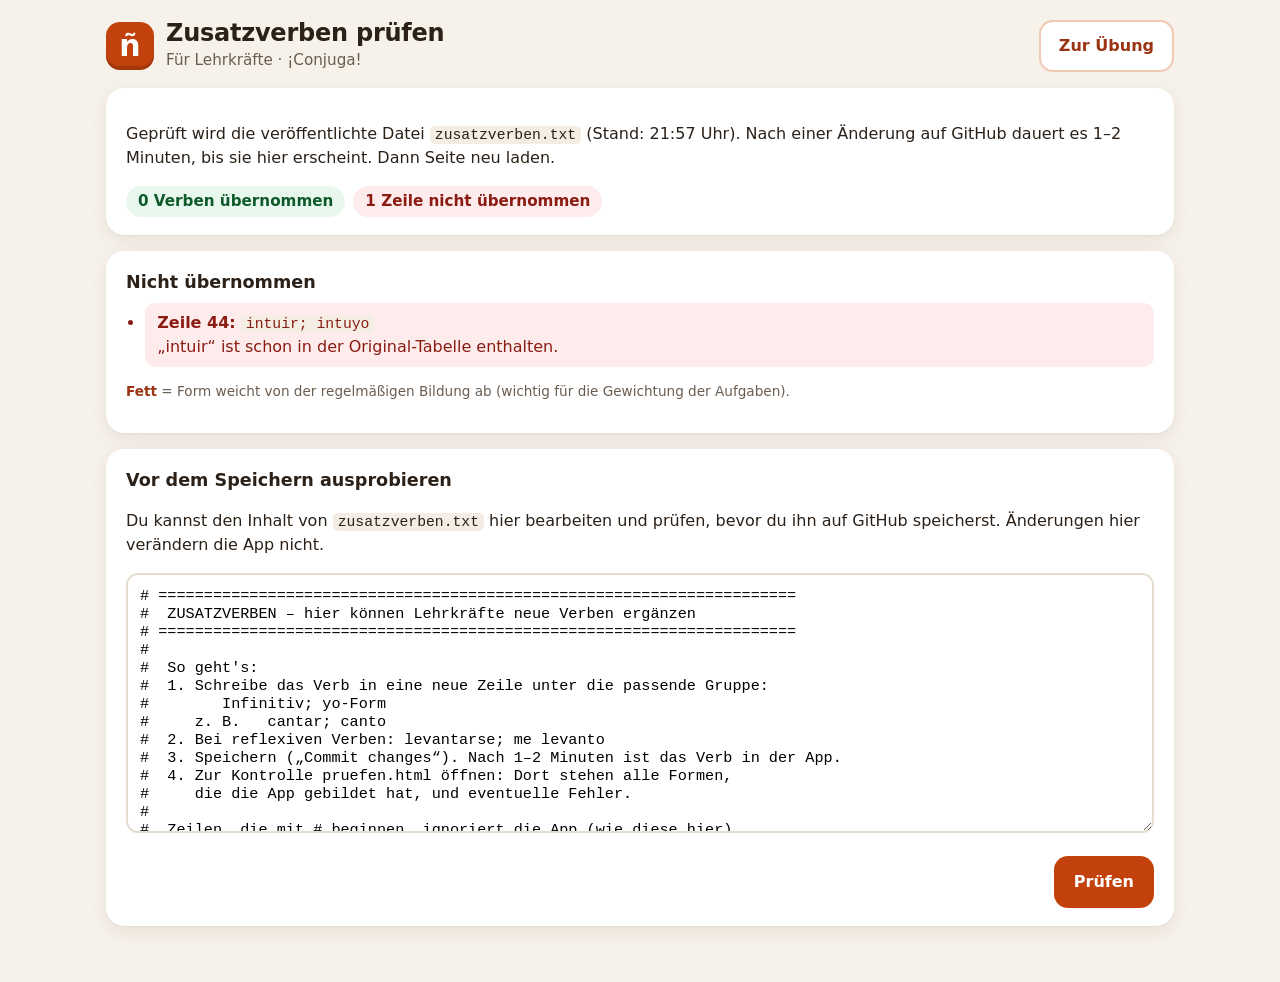
<file: pruefen-vorlage.html>
<!DOCTYPE html>
<html lang="de">
<head>
  <meta charset="utf-8">
  <meta name="viewport" content="width=device-width, initial-scale=1">
  <title>Zusatzverben prüfen – ¡Conjuga!</title>
  <meta name="robots" content="noindex">
  <link rel="stylesheet" href="style.css">
</head>
<body>
  <div class="rahmen breit-rahmen">
    <header class="kopf">
      <div class="marke">
        <span class="logo" aria-hidden="true">ñ</span>
        <div>
          <h1>Zusatzverben prüfen</h1>
          <p class="untertitel">Für Lehrkräfte · ¡Conjuga!</p>
        </div>
      </div>
      <a class="knopf zweit" href="./">Zur Übung</a>
    </header>

    <section class="karte">
      <p id="lade-status">Datei wird geladen …</p>
      <div class="pruef-zusammenfassung" id="zusammenfassung"></div>
    </section>

    <section class="karte" id="ergebnis"></section>

    <section class="karte">
      <h2 class="pruef-h2">Vor dem Speichern ausprobieren</h2>
      <p>Du kannst den Inhalt von <code>zusatzverben.txt</code> hier bearbeiten und prüfen, bevor du ihn auf GitHub speicherst. Änderungen hier verändern die App nicht.</p>
      <textarea id="eingabe" class="pruef-eingabe" spellcheck="false" autocomplete="off" autocapitalize="none"></textarea>
      <div class="dialog-knoepfe">
        <button type="button" class="knopf haupt" id="pruefen-knopf">Prüfen</button>
      </div>
    </section>
  </div>

  <script src="verben.js"></script>
  <script src="logik.js"></script>
  <script>
  (function () {
    'use strict';
    var L = window.Logik;
    var SPALTEN = ['yo', 'tú', 'él/ella/usted', 'nosotros', 'vosotros', 'ellos/ellas/ustedes'];
    var SCHLUESSEL = ['yo', 'tu', 'el', 'nosotros', 'vosotros', 'ellos'];
    var GRUPPEN_REIHE = ['ar', 'er', 'ir', 'yo_irregular', 'e_ie', 'o_ue', 'e_i', 'i_y'];
    function esc(t) { return String(t).replace(/[&<>"]/g, function (c) { return { '&': '&amp;', '<': '&lt;', '>': '&gt;', '"': '&quot;' }[c]; }); }
    function $(id) { return document.getElementById(id); }

    function zeige(text) {
      var r = L.leseZusatzverben(text, window.VERBDATEN.verben);
      var ok = r.zeilen.filter(function (z) { return z.status === 'ok'; }).length;
      var warn = r.zeilen.filter(function (z) { return z.status === 'warnung'; }).length;
      var fehl = r.zeilen.filter(function (z) { return z.status === 'fehler'; });
      $('zusammenfassung').innerHTML =
        '<span class="zahl gut">' + (ok + warn) + ((ok + warn) === 1 ? ' Verb' : ' Verben') + ' übernommen</span>' +
        (warn ? '<span class="zahl warn">' + warn + ' davon bitte prüfen</span>' : '') +
        (fehl.length ? '<span class="zahl fehl">' + fehl.length + (fehl.length === 1 ? ' Zeile' : ' Zeilen') + ' nicht übernommen</span>' : '');

      var html = '';
      if (fehl.length) {
        html += '<h2 class="pruef-h2">Nicht übernommen</h2><ul class="pruef-fehler">' + fehl.map(function (z) {
          return '<li><strong>Zeile ' + z.nr + ':</strong> <code>' + esc(z.text) + '</code><br>' + z.meldungen.map(esc).join('<br>') + '</li>';
        }).join('') + '</ul>';
      }
      GRUPPEN_REIHE.forEach(function (g) {
        var zeilen = r.zeilen.filter(function (z) { return z.verb && z.verb.gruppe === g; });
        if (!zeilen.length) return;
        html += '<h2 class="pruef-h2">' + esc(L.ZUSATZ_UEBERSCHRIFT[g]) + ' ' + esc(L.GRUPPEN[g].name) + '</h2>' +
          '<div class="tabelle-huelle"><table class="pruef-tabelle"><thead><tr><th>Zeile</th><th>Verb</th>' +
          SPALTEN.map(function (s) { return '<th>' + s + '</th>'; }).join('') + '</tr></thead><tbody>' +
          zeilen.map(function (z) {
            return '<tr class="' + z.status + '"><td>' + z.nr + '</td><td><strong>' + esc(z.verb.infinitiv) + '</strong></td>' +
              SCHLUESSEL.map(function (k) {
                var unreg = z.verb.abweichend_von_regel.indexOf(k) >= 0;
                return '<td' + (unreg ? ' class="unreg" title="weicht von der regelmäßigen Bildung ab"' : '') + ' lang="es">' + esc(z.verb.formen[k]) + '</td>';
              }).join('') + '</tr>' +
              (z.meldungen.length ? '<tr class="hinweis-zeile"><td></td><td colspan="7">⚠ ' + z.meldungen.map(esc).join('<br>⚠ ') + '</td></tr>' : '');
          }).join('') + '</tbody></table></div>';
      });
      if (!r.zeilen.length) html = '<p>Die Datei enthält noch keine Zusatzverben.</p>';
      else html += '<p class="quelle"><span class="unreg-muster">Fett</span> = Form weicht von der regelmäßigen Bildung ab (wichtig für die Gewichtung der Aufgaben).</p>';
      $('ergebnis').innerHTML = html;
    }

    $('pruefen-knopf').addEventListener('click', function () { zeige($('eingabe').value); });

    if (location.protocol === 'file:') {
      $('lade-status').textContent = 'Die Seite ist direkt vom Computer geöffnet, deshalb kann sie zusatzverben.txt nicht selbst laden. Füge den Inhalt der Datei unten ein und klicke auf „Prüfen“.';
      zeige('');
      return;
    }
    fetch('zusatzverben.txt', { cache: 'no-cache' }).then(function (a) {
      if (!a.ok) throw new Error('Status ' + a.status);
      return a.text();
    }).then(function (text) {
      $('lade-status').innerHTML = 'Geprüft wird die veröffentlichte Datei <code>zusatzverben.txt</code> (Stand: ' +
        new Date().toLocaleTimeString('de-DE', { hour: '2-digit', minute: '2-digit' }) + ' Uhr). ' +
        'Nach einer Änderung auf GitHub dauert es 1–2 Minuten, bis sie hier erscheint. Dann Seite neu laden.';
      $('eingabe').value = text;
      zeige(text);
    }).catch(function (f) {
      $('lade-status').textContent = 'zusatzverben.txt konnte nicht geladen werden (' + f.message + '). Liegt die Datei im selben Ordner wie die App?';
      zeige('');
    });
  })();
  </script>
</body>
</html>
</file>
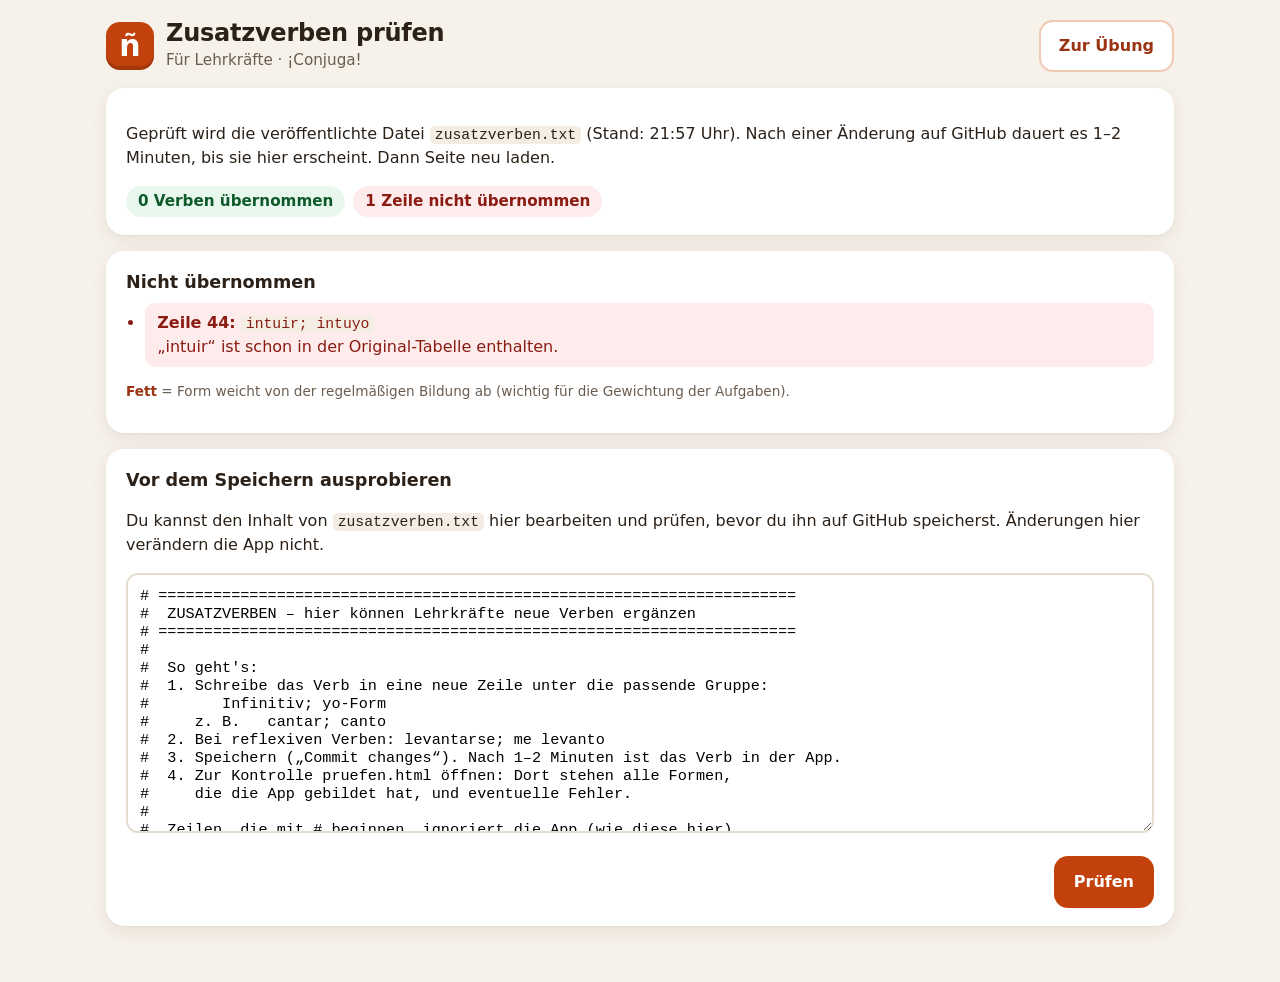
<file: pruefen.html>
<!DOCTYPE html>
<html lang="de">
<head>
  <meta charset="utf-8">
  <meta name="viewport" content="width=device-width, initial-scale=1">
  <title>Zusatzverben prüfen – ¡Conjuga!</title>
  <meta name="robots" content="noindex">
  <style>
:root {
  --hintergrund: #f6f1e9;
  --karte: #ffffff;
  --text: #2b2118;
  --text-leise: #6b5d50;
  --linie: #e6ddd0;
  --haupt: #c2410c;
  --haupt-dunkel: #9a3412;
  --haupt-hell: #fff1e8;
  --sonne: #f2b134;
  --gut: #15803d;
  --gut-hell: #e9f8ee;
  --fehler: #b42318;
  --fehler-hell: #fdeceb;
  --info-hell: #eef4fb;
  --info: #1e4f86;
  --radius: 18px;
  --schatten: 0 1px 2px rgba(60, 40, 20, .06), 0 6px 20px rgba(60, 40, 20, .07);
}

* { box-sizing: border-box; }
html { -webkit-text-size-adjust: 100%; }
body {
  margin: 0;
  font-family: system-ui, -apple-system, "Segoe UI", Roboto, "Helvetica Neue", Arial, sans-serif;
  background: var(--hintergrund);
  color: var(--text);
  line-height: 1.5;
  font-size: 1rem;
}
[hidden] { display: none !important; }
.unsichtbar { position: absolute; width: 1px; height: 1px; overflow: hidden; clip: rect(0 0 0 0); white-space: nowrap; }

.rahmen { max-width: 680px; margin: 0 auto; padding: 16px 16px 40px; }

/* Kopf */
.kopf { display: flex; flex-wrap: wrap; gap: 12px; align-items: center; justify-content: space-between; margin: 4px 0 16px; }
.marke { display: flex; align-items: center; gap: 12px; }
.logo {
  width: 48px; height: 48px; border-radius: 14px; background: var(--haupt); color: #fff;
  display: grid; place-items: center; font-weight: 800; font-size: 30px; line-height: 1;
  box-shadow: inset 0 -4px 0 rgba(0,0,0,.15);
}
h1 { margin: 0; font-size: 1.5rem; line-height: 1.1; letter-spacing: -.01em; }
.untertitel { margin: 2px 0 0; color: var(--text-leise); font-size: .95rem; }

.codebox { background: var(--karte); border: 1px solid var(--linie); border-radius: 14px; padding: 8px 10px 8px 14px; }
.codebox-label { display: block; font-size: .75rem; color: var(--text-leise); text-transform: uppercase; letter-spacing: .06em; }
.codebox-zeile { display: flex; align-items: center; gap: 10px; }
.code { font-family: ui-monospace, "SFMono-Regular", Menlo, Consolas, monospace; font-size: 1.05rem; letter-spacing: .06em; }
.code.gross { font-size: 1.4rem; text-align: center; background: var(--haupt-hell); padding: 10px; border-radius: 12px; }

/* Karten */
.karte { background: var(--karte); border-radius: var(--radius); box-shadow: var(--schatten); padding: 18px 20px; margin-bottom: 16px; }

/* Status */
.status-kopf { display: flex; flex-wrap: wrap; align-items: baseline; gap: 8px 12px; }
.level-abzeichen { background: var(--haupt); color: #fff; font-weight: 700; border-radius: 999px; padding: 3px 12px; font-size: .95rem; white-space: nowrap; }
.level-titel { font-weight: 600; }
.level-hinweis { margin: 8px 0 0; padding: 8px 12px; background: var(--info-hell); color: var(--info); border-radius: 10px; font-size: .9rem; }
.fortschritt { display: grid; grid-template-columns: repeat(10, 1fr); gap: 5px; margin: 14px 0 6px; }
.fortschritt span { height: 12px; border-radius: 6px; background: var(--linie); transition: background .25s, transform .25s; }
.fortschritt span.voll { background: var(--sonne); }
.fortschritt span.neu { transform: scaleY(1.4); }
.fortschritt-text { margin: 0; font-size: .95rem; }
.statistik { margin: 4px 0 0; font-size: .85rem; color: var(--text-leise); }

/* Aufgabe */
.aufgabe-karte { padding-top: 22px; }
.markierung { display: inline-block; margin: 0 0 6px; font-size: .75rem; font-weight: 700; text-transform: uppercase; letter-spacing: .06em; color: var(--info); background: var(--info-hell); padding: 2px 10px; border-radius: 999px; }
.aufgabe { margin: 0 0 16px; font-size: clamp(1.6rem, 6.5vw, 2.3rem); line-height: 1.25; overflow-wrap: anywhere; }
.aufgabe .pron { color: var(--text-leise); font-weight: 500; }
.aufgabe .inf { font-weight: 800; }
.aufgabe .pfeil { color: var(--haupt); font-weight: 700; }
.aufgabe .zusatz { display: block; font-size: .95rem; color: var(--text-leise); font-weight: 400; margin-top: 2px; }

.antwort-form { display: flex; gap: 10px; }
#antwort {
  flex: 1; min-width: 0; font-size: 1.4rem; padding: 12px 14px; border-radius: 14px;
  border: 2px solid var(--linie); background: #fffdfa; color: var(--text); font-family: inherit;
}
#antwort:focus { outline: none; border-color: var(--haupt); box-shadow: 0 0 0 4px rgba(194, 65, 12, .15); }
#antwort.ist-richtig { border-color: var(--gut); background: var(--gut-hell); }
#antwort.ist-falsch { border-color: var(--fehler); background: var(--fehler-hell); }
#antwort[readonly] { cursor: default; }
.wackeln { animation: wackeln .35s; }
@keyframes wackeln { 20%, 60% { transform: translateX(-5px); } 40%, 80% { transform: translateX(5px); } }

.akzente { display: flex; flex-wrap: wrap; align-items: center; gap: 8px; margin-top: 10px; }
.akzent {
  min-width: 46px; min-height: 42px; font-size: 1.2rem; border-radius: 10px; border: 1px solid var(--linie);
  background: #fff; color: var(--text); cursor: pointer; font-family: inherit;
}
.akzent:hover { background: var(--haupt-hell); }
.akzent-info { font-size: .85rem; color: var(--text-leise); margin-left: 4px; }

.rueckmeldung:empty { display: none; }
.rueckmeldung { margin-top: 16px; padding: 12px 14px; border-radius: 14px; font-size: 1.02rem; }
.rueckmeldung.gut { background: var(--gut-hell); color: #0f5a2b; }
.rueckmeldung.schlecht { background: var(--fehler-hell); color: #8a1c13; }
.rueckmeldung.neutral { background: var(--info-hell); color: var(--info); }
.rueckmeldung p { margin: 0; }
.rueckmeldung p + p { margin-top: 6px; }
.rueckmeldung .titel { font-weight: 700; }
.rueckmeldung .klein { font-size: .9rem; }
.aufstieg { margin-top: 10px; padding: 12px 14px; border-radius: 12px; background: #fff7e0; color: #6b4a00; border: 1px solid #f5d98a; }

.aktionen { display: flex; flex-wrap: wrap; justify-content: flex-end; gap: 10px; margin-top: 14px; }
.aktionen:not(:has(button:not([hidden]))) { margin-top: 0; }

/* Knöpfe */
.knopf {
  font: inherit; font-weight: 600; border-radius: 14px; padding: 12px 18px; min-height: 48px;
  border: 2px solid transparent; cursor: pointer; transition: background .15s, transform .05s;
}
.knopf:active { transform: translateY(1px); }
.knopf:focus-visible, .akzent:focus-visible { outline: 3px solid #1e4f86; outline-offset: 2px; }
.knopf.haupt { background: var(--haupt); color: #fff; }
.knopf.haupt:hover { background: var(--haupt-dunkel); }
.knopf.zweit { background: #fff; color: var(--haupt-dunkel); border-color: #f0c9b3; }
.knopf.zweit:hover { background: var(--haupt-hell); }
.knopf.klein { padding: 6px 12px; min-height: 36px; font-size: .9rem; background: var(--haupt-hell); color: var(--haupt-dunkel); border-radius: 10px; }
.knopf.text { background: none; color: var(--text-leise); padding: 8px 10px; min-height: 40px; text-decoration: underline; text-underline-offset: 3px; font-weight: 500; }
.knopf.text:hover { color: var(--text); }

/* Fuß */
.fuss { text-align: center; }
.sync { font-size: .85rem; color: var(--text-leise); margin: 4px 0 6px; }
.sync.warnung { color: #8a5a00; }
.fuss-knoepfe { display: flex; flex-wrap: wrap; justify-content: center; gap: 4px; }

/* Dialoge */
.dialog {
  border: none; border-radius: 22px; padding: 22px; width: min(460px, calc(100vw - 24px));
  box-shadow: 0 20px 60px rgba(40, 25, 10, .3); color: var(--text);
}
.dialog.breit { width: min(620px, calc(100vw - 24px)); }
.dialog::backdrop { background: rgba(43, 33, 24, .45); }
.dialog h2 { margin: 0 0 10px; font-size: 1.35rem; }
.dialog h3 { margin: 18px 0 6px; font-size: 1.05rem; }
.dialog label { display: block; font-weight: 600; margin: 10px 0 6px; }
.code-eingabe {
  width: 100%; font-size: 1.3rem; padding: 12px; border-radius: 12px; border: 2px solid var(--linie);
  font-family: ui-monospace, Menlo, Consolas, monospace; letter-spacing: .08em; text-transform: uppercase;
}
.code-eingabe:focus { outline: none; border-color: var(--haupt); }
.dialog-meldung { min-height: 1.4em; margin: 8px 0 0; color: var(--fehler); font-size: .95rem; }
.dialog-meldung.ok { color: var(--gut); }
.dialog-knoepfe { display: flex; flex-wrap: wrap; justify-content: flex-end; gap: 10px; margin-top: 16px; }
.dialog-knoepfe.gestapelt { flex-direction: column; }
.dialog-knoepfe.gestapelt .knopf { width: 100%; }
#code-warnung { background: #fff7e0; padding: 10px 12px; border-radius: 10px; font-size: .95rem; }
.regeln { padding-left: 1.2em; margin: 0; }
.regeln li + li { margin-top: 4px; }
.levelliste { padding-left: 0; margin: 0; list-style: none; font-size: .95rem; }
.levelliste li { display: flex; gap: 10px; padding: 5px 0; border-bottom: 1px solid var(--linie); }
.levelliste li.aktuell { font-weight: 700; color: var(--haupt-dunkel); }
.levelliste .nr { min-width: 3.2em; color: var(--text-leise); }
.quelle { font-size: .85rem; color: var(--text-leise); }
kbd { font-family: inherit; font-size: .85em; border: 1px solid var(--linie); border-bottom-width: 2px; border-radius: 5px; padding: 0 5px; background: #fff; }

@media (max-width: 480px) {
  .rahmen { padding: 12px 12px 32px; }
  .kopf { flex-direction: column; align-items: stretch; }
  .codebox-zeile { justify-content: space-between; }
  .karte { padding: 16px; }
  .antwort-form { flex-direction: column; }
  .knopf.haupt#pruefen { width: 100%; }
  .aktionen .knopf { flex: 1; }
}
@media (prefers-reduced-motion: reduce) {
  * { animation: none !important; transition: none !important; }
}

/* Prüfseite für Lehrkräfte */
.breit-rahmen { max-width: 1100px; }
.kopf a.knopf { text-decoration: none; display: inline-flex; align-items: center; }
.pruef-h2 { font-size: 1.1rem; margin: 18px 0 8px; }
.pruef-h2:first-child { margin-top: 0; }
.pruef-zusammenfassung { display: flex; flex-wrap: wrap; gap: 8px; }
.pruef-zusammenfassung:empty { display: none; }
.zahl { padding: 4px 12px; border-radius: 999px; font-weight: 600; font-size: .95rem; }
.zahl.gut { background: var(--gut-hell); color: #0f5a2b; }
.zahl.warn { background: #fff7e0; color: #6b4a00; }
.zahl.fehl { background: var(--fehler-hell); color: #8a1c13; }
.tabelle-huelle { overflow-x: auto; -webkit-overflow-scrolling: touch; }
.pruef-tabelle { border-collapse: collapse; width: 100%; font-size: .95rem; }
.pruef-tabelle th, .pruef-tabelle td { text-align: left; padding: 6px 10px; border-bottom: 1px solid var(--linie); white-space: nowrap; }
.pruef-tabelle th { font-size: .8rem; color: var(--text-leise); font-weight: 600; }
.pruef-tabelle tr.warnung td { background: #fff7e0; }
.pruef-tabelle tr.hinweis-zeile td { background: #fff7e0; white-space: normal; color: #6b4a00; font-size: .9rem; }
.pruef-tabelle td.unreg, .unreg-muster { font-weight: 700; color: var(--haupt-dunkel); }
.pruef-fehler { margin: 0; padding-left: 1.2em; }
.pruef-fehler li { background: var(--fehler-hell); color: #8a1c13; border-radius: 10px; padding: 8px 12px; margin-bottom: 6px; }
.pruef-eingabe { width: 100%; min-height: 260px; font-family: ui-monospace, Menlo, Consolas, monospace; font-size: .95rem; padding: 12px; border-radius: 12px; border: 2px solid var(--linie); }
.pruef-eingabe:focus { outline: none; border-color: var(--haupt); }
code { font-family: ui-monospace, Menlo, Consolas, monospace; background: #f3ede4; padding: 1px 5px; border-radius: 5px; font-size: .92em; }
</style>
</head>
<body>
  <div class="rahmen breit-rahmen">
    <header class="kopf">
      <div class="marke">
        <span class="logo" aria-hidden="true">ñ</span>
        <div>
          <h1>Zusatzverben prüfen</h1>
          <p class="untertitel">Für Lehrkräfte · ¡Conjuga!</p>
        </div>
      </div>
      <a class="knopf zweit" href="./">Zur Übung</a>
    </header>

    <section class="karte">
      <p id="lade-status">Datei wird geladen …</p>
      <div class="pruef-zusammenfassung" id="zusammenfassung"></div>
    </section>

    <section class="karte" id="ergebnis"></section>

    <section class="karte">
      <h2 class="pruef-h2">Vor dem Speichern ausprobieren</h2>
      <p>Du kannst den Inhalt von <code>zusatzverben.txt</code> hier bearbeiten und prüfen, bevor du ihn auf GitHub speicherst. Änderungen hier verändern die App nicht.</p>
      <textarea id="eingabe" class="pruef-eingabe" spellcheck="false" autocomplete="off" autocapitalize="none"></textarea>
      <div class="dialog-knoepfe">
        <button type="button" class="knopf haupt" id="pruefen-knopf">Prüfen</button>
      </div>
    </section>
  </div>

  <script>
/* ---- verben.js ---- */
/* Verbdaten – einzige Quelle: „Tablas de conjugaciones.docx“.
   Formen-Schlüssel: yo, tu, el (él/ella/usted), nosotros, vosotros, ellos (ellos/ellas/ustedes).
   „abweichend_von_regel“: Pronomen, deren Form von der regelmäßigen Bildung abweicht
   (reine Akzentunterschiede zählen nicht). */
var VERBDATEN = {
 "quelle": "Tablas de conjugaciones.docx",
 "pronomen_zu_form": {
  "yo": "yo",
  "tú": "tu",
  "él": "el",
  "ella": "el",
  "usted": "el",
  "nosotros": "nosotros",
  "vosotros": "vosotros",
  "ellos": "ellos",
  "ellas": "ellos",
  "ustedes": "ellos"
 },
 "verben": [
  {
   "infinitiv": "hablar",
   "gruppe": "ar",
   "formen": {
    "yo": "hablo",
    "tu": "hablas",
    "el": "habla",
    "nosotros": "hablamos",
    "vosotros": "habláis",
    "ellos": "hablan"
   },
   "abweichend_von_regel": [],
   "reflexiv": false
  },
  {
   "infinitiv": "comprar",
   "gruppe": "ar",
   "formen": {
    "yo": "compro",
    "tu": "compras",
    "el": "compra",
    "nosotros": "compramos",
    "vosotros": "compráis",
    "ellos": "compran"
   },
   "abweichend_von_regel": [],
   "reflexiv": false
  },
  {
   "infinitiv": "estudiar",
   "gruppe": "ar",
   "formen": {
    "yo": "estudio",
    "tu": "estudias",
    "el": "estudia",
    "nosotros": "estudiamos",
    "vosotros": "estudiáis",
    "ellos": "estudian"
   },
   "abweichend_von_regel": [],
   "reflexiv": false
  },
  {
   "infinitiv": "escuchar",
   "gruppe": "ar",
   "formen": {
    "yo": "escucho",
    "tu": "escuchas",
    "el": "escucha",
    "nosotros": "escuchamos",
    "vosotros": "escucháis",
    "ellos": "escuchan"
   },
   "abweichend_von_regel": [],
   "reflexiv": false
  },
  {
   "infinitiv": "trabajar",
   "gruppe": "ar",
   "formen": {
    "yo": "trabajo",
    "tu": "trabajas",
    "el": "trabaja",
    "nosotros": "trabajamos",
    "vosotros": "trabajáis",
    "ellos": "trabajan"
   },
   "abweichend_von_regel": [],
   "reflexiv": false
  },
  {
   "infinitiv": "tomar",
   "gruppe": "ar",
   "formen": {
    "yo": "tomo",
    "tu": "tomas",
    "el": "toma",
    "nosotros": "tomamos",
    "vosotros": "tomáis",
    "ellos": "toman"
   },
   "abweichend_von_regel": [],
   "reflexiv": false
  },
  {
   "infinitiv": "bailar",
   "gruppe": "ar",
   "formen": {
    "yo": "bailo",
    "tu": "bailas",
    "el": "baila",
    "nosotros": "bailamos",
    "vosotros": "bailáis",
    "ellos": "bailan"
   },
   "abweichend_von_regel": [],
   "reflexiv": false
  },
  {
   "infinitiv": "visitar",
   "gruppe": "ar",
   "formen": {
    "yo": "visito",
    "tu": "visitas",
    "el": "visita",
    "nosotros": "visitamos",
    "vosotros": "visitáis",
    "ellos": "visitan"
   },
   "abweichend_von_regel": [],
   "reflexiv": false
  },
  {
   "infinitiv": "preguntar",
   "gruppe": "ar",
   "formen": {
    "yo": "pregunto",
    "tu": "preguntas",
    "el": "pregunta",
    "nosotros": "preguntamos",
    "vosotros": "preguntáis",
    "ellos": "preguntan"
   },
   "abweichend_von_regel": [],
   "reflexiv": false
  },
  {
   "infinitiv": "necesitar",
   "gruppe": "ar",
   "formen": {
    "yo": "necesito",
    "tu": "necesitas",
    "el": "necesita",
    "nosotros": "necesitamos",
    "vosotros": "necesitáis",
    "ellos": "necesitan"
   },
   "abweichend_von_regel": [],
   "reflexiv": false
  },
  {
   "infinitiv": "llamarse",
   "gruppe": "ar",
   "formen": {
    "yo": "me llamo",
    "tu": "te llamas",
    "el": "se llama",
    "nosotros": "nos llamamos",
    "vosotros": "os llamáis",
    "ellos": "se llaman"
   },
   "abweichend_von_regel": [],
   "reflexiv": true
  },
  {
   "infinitiv": "nadar",
   "gruppe": "ar",
   "formen": {
    "yo": "nado",
    "tu": "nadas",
    "el": "nada",
    "nosotros": "nadamos",
    "vosotros": "nadáis",
    "ellos": "nadan"
   },
   "abweichend_von_regel": [],
   "reflexiv": false
  },
  {
   "infinitiv": "patinar",
   "gruppe": "ar",
   "formen": {
    "yo": "patino",
    "tu": "patinas",
    "el": "patina",
    "nosotros": "patinamos",
    "vosotros": "patináis",
    "ellos": "patinan"
   },
   "abweichend_von_regel": [],
   "reflexiv": false
  },
  {
   "infinitiv": "chatear",
   "gruppe": "ar",
   "formen": {
    "yo": "chateo",
    "tu": "chateas",
    "el": "chatea",
    "nosotros": "chateamos",
    "vosotros": "chateáis",
    "ellos": "chatean"
   },
   "abweichend_von_regel": [],
   "reflexiv": false
  },
  {
   "infinitiv": "coquetear",
   "gruppe": "ar",
   "formen": {
    "yo": "coqueteo",
    "tu": "coqueteas",
    "el": "coquetea",
    "nosotros": "coqueteamos",
    "vosotros": "coqueteáis",
    "ellos": "coquetean"
   },
   "abweichend_von_regel": [],
   "reflexiv": false
  },
  {
   "infinitiv": "cocinar",
   "gruppe": "ar",
   "formen": {
    "yo": "cocino",
    "tu": "cocinas",
    "el": "cocina",
    "nosotros": "cocinamos",
    "vosotros": "cocináis",
    "ellos": "cocinan"
   },
   "abweichend_von_regel": [],
   "reflexiv": false
  },
  {
   "infinitiv": "preparar",
   "gruppe": "ar",
   "formen": {
    "yo": "preparo",
    "tu": "preparas",
    "el": "prepara",
    "nosotros": "preparamos",
    "vosotros": "preparáis",
    "ellos": "preparan"
   },
   "abweichend_von_regel": [],
   "reflexiv": false
  },
  {
   "infinitiv": "tocar",
   "gruppe": "ar",
   "formen": {
    "yo": "toco",
    "tu": "tocas",
    "el": "toca",
    "nosotros": "tocamos",
    "vosotros": "tocáis",
    "ellos": "tocan"
   },
   "abweichend_von_regel": [],
   "reflexiv": false
  },
  {
   "infinitiv": "pasear",
   "gruppe": "ar",
   "formen": {
    "yo": "paseo",
    "tu": "paseas",
    "el": "pasea",
    "nosotros": "paseamos",
    "vosotros": "paseáis",
    "ellos": "pasean"
   },
   "abweichend_von_regel": [],
   "reflexiv": false
  },
  {
   "infinitiv": "terminar",
   "gruppe": "ar",
   "formen": {
    "yo": "termino",
    "tu": "terminas",
    "el": "termina",
    "nosotros": "terminamos",
    "vosotros": "termináis",
    "ellos": "terminan"
   },
   "abweichend_von_regel": [],
   "reflexiv": false
  },
  {
   "infinitiv": "viajar",
   "gruppe": "ar",
   "formen": {
    "yo": "viajo",
    "tu": "viajas",
    "el": "viaja",
    "nosotros": "viajamos",
    "vosotros": "viajáis",
    "ellos": "viajan"
   },
   "abweichend_von_regel": [],
   "reflexiv": false
  },
  {
   "infinitiv": "ordenar",
   "gruppe": "ar",
   "formen": {
    "yo": "ordeno",
    "tu": "ordenas",
    "el": "ordena",
    "nosotros": "ordenamos",
    "vosotros": "ordenáis",
    "ellos": "ordenan"
   },
   "abweichend_von_regel": [],
   "reflexiv": false
  },
  {
   "infinitiv": "ganar",
   "gruppe": "ar",
   "formen": {
    "yo": "gano",
    "tu": "ganas",
    "el": "gana",
    "nosotros": "ganamos",
    "vosotros": "ganáis",
    "ellos": "ganan"
   },
   "abweichend_von_regel": [],
   "reflexiv": false
  },
  {
   "infinitiv": "adivinar",
   "gruppe": "ar",
   "formen": {
    "yo": "adivino",
    "tu": "adivinas",
    "el": "adivina",
    "nosotros": "adivinamos",
    "vosotros": "adivináis",
    "ellos": "adivinan"
   },
   "abweichend_von_regel": [],
   "reflexiv": false
  },
  {
   "infinitiv": "apellidarse",
   "gruppe": "ar",
   "formen": {
    "yo": "me apellido",
    "tu": "te apellidas",
    "el": "se apellida",
    "nosotros": "nos apellidamos",
    "vosotros": "os apellidáis",
    "ellos": "se apellidan"
   },
   "abweichend_von_regel": [],
   "reflexiv": true
  },
  {
   "infinitiv": "pronunciar",
   "gruppe": "ar",
   "formen": {
    "yo": "pronuncio",
    "tu": "pronuncias",
    "el": "pronuncia",
    "nosotros": "pronunciamos",
    "vosotros": "pronunciáis",
    "ellos": "pronuncian"
   },
   "abweichend_von_regel": [],
   "reflexiv": false
  },
  {
   "infinitiv": "desayunar",
   "gruppe": "ar",
   "formen": {
    "yo": "desayuno",
    "tu": "desayunas",
    "el": "desayuna",
    "nosotros": "desayunamos",
    "vosotros": "desayunáis",
    "ellos": "desayunan"
   },
   "abweichend_von_regel": [],
   "reflexiv": false
  },
  {
   "infinitiv": "cenar",
   "gruppe": "ar",
   "formen": {
    "yo": "ceno",
    "tu": "cenas",
    "el": "cena",
    "nosotros": "cenamos",
    "vosotros": "cenáis",
    "ellos": "cenan"
   },
   "abweichend_von_regel": [],
   "reflexiv": false
  },
  {
   "infinitiv": "comer",
   "gruppe": "er",
   "formen": {
    "yo": "como",
    "tu": "comes",
    "el": "come",
    "nosotros": "comemos",
    "vosotros": "coméis",
    "ellos": "comen"
   },
   "abweichend_von_regel": [],
   "reflexiv": false
  },
  {
   "infinitiv": "leer",
   "gruppe": "er",
   "formen": {
    "yo": "leo",
    "tu": "lees",
    "el": "lee",
    "nosotros": "leemos",
    "vosotros": "leéis",
    "ellos": "leen"
   },
   "abweichend_von_regel": [],
   "reflexiv": false
  },
  {
   "infinitiv": "aprender",
   "gruppe": "er",
   "formen": {
    "yo": "aprendo",
    "tu": "aprendes",
    "el": "aprende",
    "nosotros": "aprendemos",
    "vosotros": "aprendéis",
    "ellos": "aprenden"
   },
   "abweichend_von_regel": [],
   "reflexiv": false
  },
  {
   "infinitiv": "responder",
   "gruppe": "er",
   "formen": {
    "yo": "respondo",
    "tu": "respondes",
    "el": "responde",
    "nosotros": "respondemos",
    "vosotros": "respondéis",
    "ellos": "responden"
   },
   "abweichend_von_regel": [],
   "reflexiv": false
  },
  {
   "infinitiv": "comprender",
   "gruppe": "er",
   "formen": {
    "yo": "comprendo",
    "tu": "comprendes",
    "el": "comprende",
    "nosotros": "comprendemos",
    "vosotros": "comprendéis",
    "ellos": "comprenden"
   },
   "abweichend_von_regel": [],
   "reflexiv": false
  },
  {
   "infinitiv": "correr",
   "gruppe": "er",
   "formen": {
    "yo": "corro",
    "tu": "corres",
    "el": "corre",
    "nosotros": "corremos",
    "vosotros": "corréis",
    "ellos": "corren"
   },
   "abweichend_von_regel": [],
   "reflexiv": false
  },
  {
   "infinitiv": "creer",
   "gruppe": "er",
   "formen": {
    "yo": "creo",
    "tu": "crees",
    "el": "cree",
    "nosotros": "creemos",
    "vosotros": "creéis",
    "ellos": "creen"
   },
   "abweichend_von_regel": [],
   "reflexiv": false,
   "hinweis_tabelle": "In der Tabelle steht „creeís“. Korrekt ist „creéis“; die App verwendet die korrigierte Form."
  },
  {
   "infinitiv": "deber",
   "gruppe": "er",
   "formen": {
    "yo": "debo",
    "tu": "debes",
    "el": "debe",
    "nosotros": "debemos",
    "vosotros": "debéis",
    "ellos": "deben"
   },
   "abweichend_von_regel": [],
   "reflexiv": false
  },
  {
   "infinitiv": "vivir",
   "gruppe": "ir",
   "formen": {
    "yo": "vivo",
    "tu": "vives",
    "el": "vive",
    "nosotros": "vivimos",
    "vosotros": "vivís",
    "ellos": "viven"
   },
   "abweichend_von_regel": [],
   "reflexiv": false
  },
  {
   "infinitiv": "escribir",
   "gruppe": "ir",
   "formen": {
    "yo": "escribo",
    "tu": "escribes",
    "el": "escribe",
    "nosotros": "escribimos",
    "vosotros": "escribís",
    "ellos": "escriben"
   },
   "abweichend_von_regel": [],
   "reflexiv": false
  },
  {
   "infinitiv": "recibir",
   "gruppe": "ir",
   "formen": {
    "yo": "recibo",
    "tu": "recibes",
    "el": "recibe",
    "nosotros": "recibimos",
    "vosotros": "recibís",
    "ellos": "reciben"
   },
   "abweichend_von_regel": [],
   "reflexiv": false
  },
  {
   "infinitiv": "abrir",
   "gruppe": "ir",
   "formen": {
    "yo": "abro",
    "tu": "abres",
    "el": "abre",
    "nosotros": "abrimos",
    "vosotros": "abrís",
    "ellos": "abren"
   },
   "abweichend_von_regel": [],
   "reflexiv": false
  },
  {
   "infinitiv": "existir",
   "gruppe": "ir",
   "formen": {
    "yo": "existo",
    "tu": "existes",
    "el": "existe",
    "nosotros": "existimos",
    "vosotros": "existís",
    "ellos": "existen"
   },
   "abweichend_von_regel": [],
   "reflexiv": false
  },
  {
   "infinitiv": "discutir",
   "gruppe": "ir",
   "formen": {
    "yo": "discuto",
    "tu": "discutes",
    "el": "discute",
    "nosotros": "discutimos",
    "vosotros": "discutís",
    "ellos": "discuten"
   },
   "abweichend_von_regel": [],
   "reflexiv": false
  },
  {
   "infinitiv": "conocer",
   "gruppe": "yo_irregular",
   "formen": {
    "yo": "conozco",
    "tu": "conoces",
    "el": "conoce",
    "nosotros": "conocemos",
    "vosotros": "conocéis",
    "ellos": "conocen"
   },
   "abweichend_von_regel": [
    "yo"
   ],
   "reflexiv": false
  },
  {
   "infinitiv": "ver",
   "gruppe": "yo_irregular",
   "formen": {
    "yo": "veo",
    "tu": "ves",
    "el": "ve",
    "nosotros": "vemos",
    "vosotros": "veis",
    "ellos": "ven"
   },
   "abweichend_von_regel": [
    "yo"
   ],
   "reflexiv": false
  },
  {
   "infinitiv": "estar",
   "gruppe": "yo_irregular",
   "formen": {
    "yo": "estoy",
    "tu": "estás",
    "el": "está",
    "nosotros": "estamos",
    "vosotros": "estáis",
    "ellos": "están"
   },
   "abweichend_von_regel": [
    "yo"
   ],
   "reflexiv": false
  },
  {
   "infinitiv": "hacer",
   "gruppe": "yo_irregular",
   "formen": {
    "yo": "hago",
    "tu": "haces",
    "el": "hace",
    "nosotros": "hacemos",
    "vosotros": "hacéis",
    "ellos": "hacen"
   },
   "abweichend_von_regel": [
    "yo"
   ],
   "reflexiv": false
  },
  {
   "infinitiv": "saber",
   "gruppe": "yo_irregular",
   "formen": {
    "yo": "sé",
    "tu": "sabes",
    "el": "sabe",
    "nosotros": "sabemos",
    "vosotros": "sabéis",
    "ellos": "saben"
   },
   "abweichend_von_regel": [
    "yo"
   ],
   "reflexiv": false
  },
  {
   "infinitiv": "poner",
   "gruppe": "yo_irregular",
   "formen": {
    "yo": "pongo",
    "tu": "pones",
    "el": "pone",
    "nosotros": "ponemos",
    "vosotros": "ponéis",
    "ellos": "ponen"
   },
   "abweichend_von_regel": [
    "yo"
   ],
   "reflexiv": false
  },
  {
   "infinitiv": "traer",
   "gruppe": "yo_irregular",
   "formen": {
    "yo": "traigo",
    "tu": "traes",
    "el": "trae",
    "nosotros": "traemos",
    "vosotros": "traéis",
    "ellos": "traen"
   },
   "abweichend_von_regel": [
    "yo"
   ],
   "reflexiv": false
  },
  {
   "infinitiv": "salir",
   "gruppe": "yo_irregular",
   "formen": {
    "yo": "salgo",
    "tu": "sales",
    "el": "sale",
    "nosotros": "salimos",
    "vosotros": "salís",
    "ellos": "salen"
   },
   "abweichend_von_regel": [
    "yo"
   ],
   "reflexiv": false
  },
  {
   "infinitiv": "caer",
   "gruppe": "yo_irregular",
   "formen": {
    "yo": "caigo",
    "tu": "caes",
    "el": "cae",
    "nosotros": "caemos",
    "vosotros": "caéis",
    "ellos": "caen"
   },
   "abweichend_von_regel": [
    "yo"
   ],
   "reflexiv": false
  },
  {
   "infinitiv": "valer",
   "gruppe": "yo_irregular",
   "formen": {
    "yo": "valgo",
    "tu": "vales",
    "el": "vale",
    "nosotros": "valemos",
    "vosotros": "valéis",
    "ellos": "valen"
   },
   "abweichend_von_regel": [
    "yo"
   ],
   "reflexiv": false
  },
  {
   "infinitiv": "dar",
   "gruppe": "yo_irregular",
   "formen": {
    "yo": "doy",
    "tu": "das",
    "el": "da",
    "nosotros": "damos",
    "vosotros": "dais",
    "ellos": "dan"
   },
   "abweichend_von_regel": [
    "yo"
   ],
   "reflexiv": false
  },
  {
   "infinitiv": "traducir",
   "gruppe": "yo_irregular",
   "formen": {
    "yo": "traduzco",
    "tu": "traduces",
    "el": "traduce",
    "nosotros": "traducimos",
    "vosotros": "traducís",
    "ellos": "traducen"
   },
   "abweichend_von_regel": [
    "yo"
   ],
   "reflexiv": false
  },
  {
   "infinitiv": "conducir",
   "gruppe": "yo_irregular",
   "formen": {
    "yo": "conduzco",
    "tu": "conduces",
    "el": "conduce",
    "nosotros": "conducimos",
    "vosotros": "conducís",
    "ellos": "conducen"
   },
   "abweichend_von_regel": [
    "yo"
   ],
   "reflexiv": false
  },
  {
   "infinitiv": "tener",
   "gruppe": "e_ie",
   "formen": {
    "yo": "tengo",
    "tu": "tienes",
    "el": "tiene",
    "nosotros": "tenemos",
    "vosotros": "tenéis",
    "ellos": "tienen"
   },
   "abweichend_von_regel": [
    "yo",
    "tu",
    "el",
    "ellos"
   ],
   "reflexiv": false,
   "doppelte_unregelmaessigkeit": true
  },
  {
   "infinitiv": "pensar",
   "gruppe": "e_ie",
   "formen": {
    "yo": "pienso",
    "tu": "piensas",
    "el": "piensa",
    "nosotros": "pensamos",
    "vosotros": "pensáis",
    "ellos": "piensan"
   },
   "abweichend_von_regel": [
    "yo",
    "tu",
    "el",
    "ellos"
   ],
   "reflexiv": false
  },
  {
   "infinitiv": "querer",
   "gruppe": "e_ie",
   "formen": {
    "yo": "quiero",
    "tu": "quieres",
    "el": "quiere",
    "nosotros": "queremos",
    "vosotros": "queréis",
    "ellos": "quieren"
   },
   "abweichend_von_regel": [
    "yo",
    "tu",
    "el",
    "ellos"
   ],
   "reflexiv": false
  },
  {
   "infinitiv": "sentir",
   "gruppe": "e_ie",
   "formen": {
    "yo": "siento",
    "tu": "sientes",
    "el": "siente",
    "nosotros": "sentimos",
    "vosotros": "sentís",
    "ellos": "sienten"
   },
   "abweichend_von_regel": [
    "yo",
    "tu",
    "el",
    "ellos"
   ],
   "reflexiv": false
  },
  {
   "infinitiv": "empezar",
   "gruppe": "e_ie",
   "formen": {
    "yo": "empiezo",
    "tu": "empiezas",
    "el": "empieza",
    "nosotros": "empezamos",
    "vosotros": "empezáis",
    "ellos": "empiezan"
   },
   "abweichend_von_regel": [
    "yo",
    "tu",
    "el",
    "ellos"
   ],
   "reflexiv": false
  },
  {
   "infinitiv": "venir",
   "gruppe": "e_ie",
   "formen": {
    "yo": "vengo",
    "tu": "vienes",
    "el": "viene",
    "nosotros": "venimos",
    "vosotros": "venís",
    "ellos": "vienen"
   },
   "abweichend_von_regel": [
    "yo",
    "tu",
    "el",
    "ellos"
   ],
   "reflexiv": false,
   "doppelte_unregelmaessigkeit": true
  },
  {
   "infinitiv": "perder",
   "gruppe": "e_ie",
   "formen": {
    "yo": "pierdo",
    "tu": "pierdes",
    "el": "pierde",
    "nosotros": "perdemos",
    "vosotros": "perdéis",
    "ellos": "pierden"
   },
   "abweichend_von_regel": [
    "yo",
    "tu",
    "el",
    "ellos"
   ],
   "reflexiv": false
  },
  {
   "infinitiv": "mentir",
   "gruppe": "e_ie",
   "formen": {
    "yo": "miento",
    "tu": "mientes",
    "el": "miente",
    "nosotros": "mentimos",
    "vosotros": "mentís",
    "ellos": "mienten"
   },
   "abweichend_von_regel": [
    "yo",
    "tu",
    "el",
    "ellos"
   ],
   "reflexiv": false
  },
  {
   "infinitiv": "cerrar",
   "gruppe": "e_ie",
   "formen": {
    "yo": "cierro",
    "tu": "cierras",
    "el": "cierra",
    "nosotros": "cerramos",
    "vosotros": "cerráis",
    "ellos": "cierran"
   },
   "abweichend_von_regel": [
    "yo",
    "tu",
    "el",
    "ellos"
   ],
   "reflexiv": false
  },
  {
   "infinitiv": "poder",
   "gruppe": "o_ue",
   "formen": {
    "yo": "puedo",
    "tu": "puedes",
    "el": "puede",
    "nosotros": "podemos",
    "vosotros": "podéis",
    "ellos": "pueden"
   },
   "abweichend_von_regel": [
    "yo",
    "tu",
    "el",
    "ellos"
   ],
   "reflexiv": false
  },
  {
   "infinitiv": "contar",
   "gruppe": "o_ue",
   "formen": {
    "yo": "cuento",
    "tu": "cuentas",
    "el": "cuenta",
    "nosotros": "contamos",
    "vosotros": "contáis",
    "ellos": "cuentan"
   },
   "abweichend_von_regel": [
    "yo",
    "tu",
    "el",
    "ellos"
   ],
   "reflexiv": false
  },
  {
   "infinitiv": "dormir",
   "gruppe": "o_ue",
   "formen": {
    "yo": "duermo",
    "tu": "duermes",
    "el": "duerme",
    "nosotros": "dormimos",
    "vosotros": "dormís",
    "ellos": "duermen"
   },
   "abweichend_von_regel": [
    "yo",
    "tu",
    "el",
    "ellos"
   ],
   "reflexiv": false
  },
  {
   "infinitiv": "jugar",
   "gruppe": "o_ue",
   "formen": {
    "yo": "juego",
    "tu": "juegas",
    "el": "juega",
    "nosotros": "jugamos",
    "vosotros": "jugáis",
    "ellos": "juegan"
   },
   "abweichend_von_regel": [
    "yo",
    "tu",
    "el",
    "ellos"
   ],
   "reflexiv": false,
   "hinweis_tabelle": "Die Tabelle führt jugar in der Gruppe o → ue. Tatsächlich wechselt hier u → ue (juego)."
  },
  {
   "infinitiv": "probar",
   "gruppe": "o_ue",
   "formen": {
    "yo": "pruebo",
    "tu": "pruebas",
    "el": "prueba",
    "nosotros": "probamos",
    "vosotros": "probáis",
    "ellos": "prueban"
   },
   "abweichend_von_regel": [
    "yo",
    "tu",
    "el",
    "ellos"
   ],
   "reflexiv": false
  },
  {
   "infinitiv": "costar",
   "gruppe": "o_ue",
   "formen": {
    "yo": "cuesto",
    "tu": "cuestas",
    "el": "cuesta",
    "nosotros": "costamos",
    "vosotros": "costáis",
    "ellos": "cuestan"
   },
   "abweichend_von_regel": [
    "yo",
    "tu",
    "el",
    "ellos"
   ],
   "reflexiv": false
  },
  {
   "infinitiv": "apostar",
   "gruppe": "o_ue",
   "formen": {
    "yo": "apuesto",
    "tu": "apuestas",
    "el": "apuesta",
    "nosotros": "apostamos",
    "vosotros": "apostáis",
    "ellos": "apuestan"
   },
   "abweichend_von_regel": [
    "yo",
    "tu",
    "el",
    "ellos"
   ],
   "reflexiv": false
  },
  {
   "infinitiv": "almorzar",
   "gruppe": "o_ue",
   "formen": {
    "yo": "almuerzo",
    "tu": "almuerzas",
    "el": "almuerza",
    "nosotros": "almorzamos",
    "vosotros": "almorzáis",
    "ellos": "almuerzan"
   },
   "abweichend_von_regel": [
    "yo",
    "tu",
    "el",
    "ellos"
   ],
   "reflexiv": false
  },
  {
   "infinitiv": "decir",
   "gruppe": "e_i",
   "formen": {
    "yo": "digo",
    "tu": "dices",
    "el": "dice",
    "nosotros": "decimos",
    "vosotros": "decís",
    "ellos": "dicen"
   },
   "abweichend_von_regel": [
    "yo",
    "tu",
    "el",
    "ellos"
   ],
   "reflexiv": false,
   "doppelte_unregelmaessigkeit": true
  },
  {
   "infinitiv": "pedir",
   "gruppe": "e_i",
   "formen": {
    "yo": "pido",
    "tu": "pides",
    "el": "pide",
    "nosotros": "pedimos",
    "vosotros": "pedís",
    "ellos": "piden"
   },
   "abweichend_von_regel": [
    "yo",
    "tu",
    "el",
    "ellos"
   ],
   "reflexiv": false
  },
  {
   "infinitiv": "repetir",
   "gruppe": "e_i",
   "formen": {
    "yo": "repito",
    "tu": "repites",
    "el": "repite",
    "nosotros": "repetimos",
    "vosotros": "repetís",
    "ellos": "repiten"
   },
   "abweichend_von_regel": [
    "yo",
    "tu",
    "el",
    "ellos"
   ],
   "reflexiv": false
  },
  {
   "infinitiv": "reír",
   "gruppe": "e_i",
   "formen": {
    "yo": "río",
    "tu": "ríes",
    "el": "ríe",
    "nosotros": "reímos",
    "vosotros": "reís",
    "ellos": "ríen"
   },
   "abweichend_von_regel": [
    "yo",
    "tu",
    "el",
    "ellos"
   ],
   "reflexiv": false
  },
  {
   "infinitiv": "construir",
   "gruppe": "i_y",
   "formen": {
    "yo": "construyo",
    "tu": "construyes",
    "el": "construye",
    "nosotros": "construimos",
    "vosotros": "construís",
    "ellos": "construyen"
   },
   "abweichend_von_regel": [
    "yo",
    "tu",
    "el",
    "ellos"
   ],
   "reflexiv": false
  },
  {
   "infinitiv": "oír",
   "gruppe": "i_y",
   "formen": {
    "yo": "oigo",
    "tu": "oyes",
    "el": "oye",
    "nosotros": "oímos",
    "vosotros": "oís",
    "ellos": "oyen"
   },
   "abweichend_von_regel": [
    "yo",
    "tu",
    "el",
    "ellos"
   ],
   "reflexiv": false,
   "doppelte_unregelmaessigkeit": true
  },
  {
   "infinitiv": "intuir",
   "gruppe": "i_y",
   "formen": {
    "yo": "intuyo",
    "tu": "intuyes",
    "el": "intuye",
    "nosotros": "intuimos",
    "vosotros": "intuís",
    "ellos": "intuyen"
   },
   "abweichend_von_regel": [
    "yo",
    "tu",
    "el",
    "ellos"
   ],
   "reflexiv": false
  },
  {
   "infinitiv": "destruir",
   "gruppe": "i_y",
   "formen": {
    "yo": "destruyo",
    "tu": "destruyes",
    "el": "destruye",
    "nosotros": "destruimos",
    "vosotros": "destruís",
    "ellos": "destruyen"
   },
   "abweichend_von_regel": [
    "yo",
    "tu",
    "el",
    "ellos"
   ],
   "reflexiv": false
  },
  {
   "infinitiv": "ser",
   "gruppe": "absolut_irregular",
   "formen": {
    "yo": "soy",
    "tu": "eres",
    "el": "es",
    "nosotros": "somos",
    "vosotros": "sois",
    "ellos": "son"
   },
   "abweichend_von_regel": [
    "yo",
    "tu",
    "el",
    "nosotros",
    "vosotros",
    "ellos"
   ],
   "reflexiv": false
  },
  {
   "infinitiv": "ir",
   "gruppe": "absolut_irregular",
   "formen": {
    "yo": "voy",
    "tu": "vas",
    "el": "va",
    "nosotros": "vamos",
    "vosotros": "vais",
    "ellos": "van"
   },
   "abweichend_von_regel": [
    "yo",
    "tu",
    "el",
    "nosotros",
    "vosotros",
    "ellos"
   ],
   "reflexiv": false
  },
  {
   "infinitiv": "haber",
   "gruppe": "absolut_irregular",
   "formen": {
    "unpersoenlich": "hay"
   },
   "hinweis_tabelle": "Tabelle nennt nur die unpersönliche Form „hay“ (in der Zeile der 3. Person Singular)."
  }
 ]
};
if (typeof module !== "undefined") module.exports = VERBDATEN;
</script>
  <script>
/* ---- logik.js ---- */
/* Übungslogik: Level, Gewichtung, Aufgabenauswahl, Antwortprüfung.
   Läuft im Browser (globales Objekt „Logik“) und in Node (für die Tests). */
(function (global) {
  'use strict';

  // ---------------------------------------------------------------------------
  // Pronomen
  // ---------------------------------------------------------------------------
  var PRONOMEN = ['yo', 'tú', 'él', 'ella', 'usted', 'nosotros', 'vosotros', 'ellos', 'ellas', 'ustedes'];
  // Welche Tabellenzeile zu welchem Pronomen gehört
  var PRONOMEN_FORM = {
    'yo': 'yo', 'tú': 'tu', 'él': 'el', 'ella': 'el', 'usted': 'el',
    'nosotros': 'nosotros', 'vosotros': 'vosotros',
    'ellos': 'ellos', 'ellas': 'ellos', 'ustedes': 'ellos'
  };
  // Subjektpronomen, die nicht vor der Verbform stehen dürfen
  var SUBJEKTPRONOMEN = ['yo', 'tu', 'tú', 'el', 'él', 'ella', 'usted', 'ud', 'ud.', 'nosotros', 'nosotras',
    'vosotros', 'vosotras', 'ellos', 'ellas', 'ustedes', 'uds', 'uds.'];

  // ---------------------------------------------------------------------------
  // Verbgruppen
  // ---------------------------------------------------------------------------
  var GRUPPEN = {
    ar: { name: 'regelmäßige Verben auf -ar', unregelmaessig: false },
    er: { name: 'regelmäßige Verben auf -er', unregelmaessig: false },
    ir: { name: 'regelmäßige Verben auf -ir', unregelmaessig: false },
    yo_irregular: { name: 'Verben mit unregelmäßiger 1. Person', unregelmaessig: true },
    absolut_irregular: { name: 'ser, ir und hay', unregelmaessig: true },
    e_ie: { name: 'Verben mit e → ie', unregelmaessig: true },
    o_ue: { name: 'Verben mit o → ue', unregelmaessig: true },
    e_i: { name: 'Verben mit e → i', unregelmaessig: true },
    i_y: { name: 'Verben mit i → y', unregelmaessig: true }
  };

  // ---------------------------------------------------------------------------
  // Level und Anteile der Gruppen (Summe je Level = 1).
  // Herleitung siehe DOKUMENTATION.md:
  //   Mischlevel: regelmäßiger Teil -ar 40 % / -er 30 % / -ir 30 %;
  //   unregelmäßiger Teil: 50 % zuletzt eingeführte Gruppe, Rest gleichmäßig.
  // ---------------------------------------------------------------------------
  function mix(regelAnteil, regelGruppen, neueste, aeltere) {
    var a = {};
    var regelGewichte = { ar: 0.4, er: 0.3, ir: 0.3 };
    var summe = 0;
    regelGruppen.forEach(function (g) { summe += regelGewichte[g]; });
    regelGruppen.forEach(function (g) { a[g] = regelAnteil * regelGewichte[g] / summe; });
    var unreg = 1 - regelAnteil;
    if (aeltere.length === 0) {
      a[neueste] = unreg;
    } else {
      a[neueste] = unreg * 0.5;
      aeltere.forEach(function (g) { a[g] = unreg * 0.5 / aeltere.length; });
    }
    return a;
  }

  var REGEL = ['ar', 'er', 'ir'];
  var LEVEL = [
    { id: '1', titel: 'Regelmäßige Verben auf -ar', anteile: { ar: 1 } },
    { id: '2', titel: 'Regelmäßige Verben auf -er', anteile: { er: 1 } },
    { id: '3', titel: 'Mischung: regelmäßige Verben auf -ar und -er', anteile: { ar: 0.5, er: 0.5 } },
    { id: '4', titel: 'Regelmäßige Verben auf -ir', anteile: { ir: 1 } },
    { id: '5', titel: 'Mischung: regelmäßige Verben auf -ar, -er und -ir', anteile: { ar: 0.4, er: 0.3, ir: 0.3 } },
    { id: '6', titel: 'Verben mit unregelmäßiger 1. Person', anteile: { yo_irregular: 1 } },
    { id: '7', titel: 'Mischung: regelmäßige Verben und unregelmäßige 1. Person', anteile: mix(0.7, REGEL, 'yo_irregular', []) },
    { id: '7,5', titel: 'ser, ir und hay', anteile: { absolut_irregular: 1 } },
    { id: '8', titel: 'Verben mit e → ie', anteile: { e_ie: 1 } },
    { id: '9', titel: 'Mischung aller bisherigen Gruppen', anteile: mix(0.6, REGEL, 'e_ie', ['yo_irregular', 'absolut_irregular']) },
    { id: '10', titel: 'Verben mit o → ue', hinweis: 'Besonderheit: Bei jugar wechselt u → ue (juego). Die Tabelle führt jugar in dieser Gruppe.', anteile: { o_ue: 1 } },
    { id: '11', titel: 'Mischung aller bisherigen Gruppen', anteile: mix(0.5, REGEL, 'o_ue', ['yo_irregular', 'absolut_irregular', 'e_ie']) },
    { id: '12', titel: 'Verben mit e → i', anteile: { e_i: 1 } },
    { id: '13', titel: 'Mischung aller bisherigen Gruppen', anteile: mix(0.4, REGEL, 'e_i', ['yo_irregular', 'absolut_irregular', 'e_ie', 'o_ue']) },
    { id: '14', titel: 'Verben mit i → y', hinweis: 'Bei diesen Verben wird ein y eingeschoben (construir → construyo). Die Tabelle schreibt „i + y“.', anteile: { i_y: 1 } },
    { id: '15', titel: 'Mischung aller unregelmäßigen Verben', anteile: mix(0, [], 'i_y', ['yo_irregular', 'absolut_irregular', 'e_ie', 'o_ue', 'e_i']) }
  ];
  var LEVEL_IDS = LEVEL.map(function (l) { return l.id; });
  var SERIE_ZIEL = 10;

  // Pronomen-Gewichtung je Verbgruppe
  var STAMMWECHSEL_90 = ['e_ie', 'o_ue', 'i_y'];
  var ANTEIL_UNREG_PRONOMEN = 0.9;
  var ANTEIL_YO = 0.6;
  // Verbgewichte in der Gruppe ser/ir/hay
  var ANTEIL_HAY = 0.15;

  function levelInfo(id) {
    for (var i = 0; i < LEVEL.length; i++) if (LEVEL[i].id === id) return LEVEL[i];
    return null;
  }
  function naechstesLevel(id) {
    var i = LEVEL_IDS.indexOf(id);
    return (i >= 0 && i < LEVEL_IDS.length - 1) ? LEVEL_IDS[i + 1] : null;
  }

  // ---------------------------------------------------------------------------
  // Zufall
  // ---------------------------------------------------------------------------
  function waehle(eintraege, rng) { // eintraege: [[wert, gewicht], ...]
    var summe = 0, i;
    for (i = 0; i < eintraege.length; i++) summe += eintraege[i][1];
    var r = rng() * summe;
    for (i = 0; i < eintraege.length; i++) {
      r -= eintraege[i][1];
      if (r < 0) return eintraege[i][0];
    }
    return eintraege[eintraege.length - 1][0];
  }

  function pronomenGewichte(verb) {
    var g = verb.gruppe;
    if (verb.infinitiv === 'haber') return [[null, 1]];
    if (g === 'yo_irregular') {
      return PRONOMEN.map(function (p) { return [p, p === 'yo' ? ANTEIL_YO : (1 - ANTEIL_YO) / 9]; });
    }
    if (STAMMWECHSEL_90.indexOf(g) >= 0) {
      var unreg = PRONOMEN.filter(function (p) { return verb.abweichend_von_regel.indexOf(PRONOMEN_FORM[p]) >= 0; });
      var reg = PRONOMEN.filter(function (p) { return unreg.indexOf(p) < 0; });
      if (unreg.length === 0 || reg.length === 0) return PRONOMEN.map(function (p) { return [p, 1]; });
      return PRONOMEN.map(function (p) {
        return [p, unreg.indexOf(p) >= 0 ? ANTEIL_UNREG_PRONOMEN / unreg.length : (1 - ANTEIL_UNREG_PRONOMEN) / reg.length];
      });
    }
    return PRONOMEN.map(function (p) { return [p, 1]; });
  }

  function verbGewichte(verben) {
    var hatHay = verben.some(function (v) { return v.infinitiv === 'haber'; });
    if (!hatHay) return verben.map(function (v) { return [v, 1]; });
    var andere = verben.length - 1;
    return verben.map(function (v) { return [v, v.infinitiv === 'haber' ? ANTEIL_HAY : (1 - ANTEIL_HAY) / andere]; });
  }

  // ---------------------------------------------------------------------------
  // Aufgaben
  // ---------------------------------------------------------------------------
  function erstelleAufgabe(verb, pronomen) {
    var loesung = pronomen === null ? verb.formen.unpersoenlich : verb.formen[PRONOMEN_FORM[pronomen]];
    var hinweis = verb.hinweis_tabelle || null;
    // Der creer-Hinweis betrifft nur die vosotros-Form
    if (verb.infinitiv === 'creer' && pronomen !== 'vosotros') hinweis = null;
    return {
      infinitiv: verb.infinitiv,
      gruppe: verb.gruppe,
      pronomen: pronomen,
      loesung: loesung,
      reflexiv: !!verb.reflexiv,
      hinweis: hinweis,
      schluessel: verb.infinitiv + '|' + pronomen
    };
  }

  function Generator(daten, rng) {
    this.verben = daten.verben;
    this.rng = rng || Math.random;
    this.letzte = null;
    this.letztesVerb = null;
    this.wiederholungen = []; // {aufgabe, faellig}
    this.level = null;
  }

  Generator.prototype.verbenDerGruppe = function (gruppe) {
    return this.verben.filter(function (v) { return v.gruppe === gruppe; });
  };

  Generator.prototype.zufallsAufgabe = function (levelId) {
    var info = levelInfo(levelId);
    var gruppen = Object.keys(info.anteile).filter(function (g) { return info.anteile[g] > 0; })
      .map(function (g) { return [g, info.anteile[g]]; });
    var gruppe = waehle(gruppen, this.rng);
    var verb = waehle(verbGewichte(this.verbenDerGruppe(gruppe)), this.rng);
    var pronomen = waehle(pronomenGewichte(verb), this.rng);
    return erstelleAufgabe(verb, pronomen);
  };

  Generator.prototype.naechste = function (levelId) {
    if (this.level !== levelId) { this.wiederholungen = []; this.level = levelId; }
    var self = this;
    this.wiederholungen.forEach(function (w) { w.faellig -= 1; });
    // fällige Wiederholung zuerst
    for (var i = 0; i < this.wiederholungen.length; i++) {
      var w = this.wiederholungen[i];
      if (w.faellig <= 0 && (!this.letzte || w.aufgabe.schluessel !== this.letzte.schluessel)) {
        this.wiederholungen.splice(i, 1);
        return this.merke(w.aufgabe, true);
      }
    }
    var aufgabe, versuche = 0;
    do {
      aufgabe = this.zufallsAufgabe(levelId);
      versuche++;
    } while (versuche < 50 && this.letzte && (
      aufgabe.schluessel === self.letzte.schluessel ||
      // dasselbe Verb nicht direkt nacheinander, falls die Gruppe genug Auswahl hat
      // (bei ser/ir/hay würde das sonst die Gewichtung verzerren)
      (aufgabe.infinitiv === self.letzte.infinitiv && self.verbenDerGruppe(aufgabe.gruppe).length > 3)
    ));
    return this.merke(aufgabe, false);
  };

  Generator.prototype.merke = function (aufgabe, istWiederholung) {
    this.letzte = aufgabe;
    var kopie = {};
    for (var k in aufgabe) kopie[k] = aufgabe[k];
    kopie.wiederholung = istWiederholung;
    return kopie;
  };

  // Nach einer falschen Erstantwort: Aufgabe kommt 3–5 Aufgaben später erneut
  Generator.prototype.spaeterWiederholen = function (aufgabe) {
    var bereits = this.wiederholungen.some(function (w) { return w.aufgabe.schluessel === aufgabe.schluessel; });
    if (bereits) return;
    var kopie = {};
    for (var k in aufgabe) if (k !== 'wiederholung') kopie[k] = aufgabe[k];
    this.wiederholungen.push({ aufgabe: kopie, faellig: 3 + Math.floor(this.rng() * 3) });
  };

  function aufgabenText(aufgabe) {
    if (aufgabe.pronomen === null) return '(unpersönlich) haber →';
    return '(' + aufgabe.pronomen + ') ' + aufgabe.infinitiv + ' →';
  }

  // ---------------------------------------------------------------------------
  // Antwortprüfung
  // ---------------------------------------------------------------------------
  function normalisiere(text) {
    return String(text || '').normalize('NFC').replace(/\s+/g, ' ').trim().toLocaleLowerCase('es');
  }
  // Entfernt alle Akzente und sonstigen diakritischen Zeichen
  function ohneAkzent(text) {
    return text.normalize('NFD').replace(/[\u0300-\u036f]/g, '').normalize('NFC');
  }
  // Akzente werden nicht bewertet: fehlende, falsch gesetzte und zusätzliche Akzente sind egal
  function gleichOhneAkzente(eingabe, loesung) {
    return ohneAkzent(eingabe) === ohneAkzent(loesung);
  }

  /* Ergebnis:
     { ergebnis: 'richtig' | 'richtig_akzent_abweichend' | 'falsch' | 'leer',
       hinweis: null | 'pronomen' | 'reflexiv' } */
  function pruefe(eingabeRoh, loesungRoh) {
    var eingabe = normalisiere(eingabeRoh);
    var loesung = normalisiere(loesungRoh);
    if (!eingabe) return { ergebnis: 'leer', hinweis: null };
    var woerter = eingabe.split(' ');
    var loesungsWoerter = loesung.split(' ');
    if (woerter.length > 1 && SUBJEKTPRONOMEN.indexOf(ohneAkzent(woerter[0])) >= 0 && SUBJEKTPRONOMEN.indexOf(loesungsWoerter[0]) < 0) {
      return { ergebnis: 'falsch', hinweis: 'pronomen' };
    }
    if (eingabe === loesung) return { ergebnis: 'richtig', hinweis: null };
    if (gleichOhneAkzente(eingabe, loesung)) return { ergebnis: 'richtig_akzent_abweichend', hinweis: null };
    if (loesungsWoerter.length === 2) {
      var verbteil = loesungsWoerter[1];
      if (gleichOhneAkzente(eingabe, verbteil)) return { ergebnis: 'falsch', hinweis: 'reflexiv' };
    }
    return { ergebnis: 'falsch', hinweis: null };
  }

  // ---------------------------------------------------------------------------
  // Lernstand
  // ---------------------------------------------------------------------------
  function neuerLernstand(code) {
    return { code: code, level: '1', serie: 0, bearbeitet: 0, richtig: 0, stand: 0 };
  }

  /* Wertet eine Erstantwort aus und gibt den neuen Lernstand zurück.
     Rückgabe: { stand, aufgestiegen: bool, alleGeschafft: bool } */
  function werteErstantwortAus(lernstand, richtig) {
    var s = {};
    for (var k in lernstand) s[k] = lernstand[k];
    s.bearbeitet += 1;
    var aufgestiegen = false, alleGeschafft = false;
    if (richtig) {
      s.richtig += 1;
      s.serie += 1;
      if (s.serie >= SERIE_ZIEL) {
        s.serie = 0;
        var n = naechstesLevel(s.level);
        if (n) { s.level = n; aufgestiegen = true; } else { alleGeschafft = true; }
      }
    } else {
      s.serie = 0;
    }
    return { stand: s, aufgestiegen: aufgestiegen, alleGeschafft: alleGeschafft };
  }

  // ---------------------------------------------------------------------------
  // Fortsetzungscode: 12 Zeichen, ohne verwechselbare Zeichen (0/O, 1/I)
  // ---------------------------------------------------------------------------
  var CODE_ZEICHEN = 'ABCDEFGHJKLMNPQRSTUVWXYZ23456789'; // 32 Zeichen → 60 Bit Zufall
  function erzeugeCode(zufallsBytes) {
    var bytes = zufallsBytes(12), code = '';
    for (var i = 0; i < 12; i++) code += CODE_ZEICHEN[bytes[i] % 32]; // 256 ist durch 32 teilbar: gleichverteilt
    return code;
  }
  function bereinigeCode(eingabe) {
    var c = String(eingabe || '').toUpperCase().replace(/[^A-Z0-9]/g, '');
    return /^[ABCDEFGHJKLMNPQRSTUVWXYZ23456789]{12}$/.test(c) ? c : null;
  }
  function zeigeCode(code) {
    return code.slice(0, 4) + '-' + code.slice(4, 8) + '-' + code.slice(8, 12);
  }

  // ---------------------------------------------------------------------------
  // Zusatzverben von Lehrkräften (Datei zusatzverben.txt)
  // Je Zeile: Infinitiv; yo-Form – unter der Überschrift der passenden Gruppe.
  // Die übrigen fünf Formen bildet die App selbst.
  // ---------------------------------------------------------------------------
  var ZUSATZ_GRUPPEN = {
    'ar': 'ar', 'er': 'er', 'ir': 'ir',
    '1.person': 'yo_irregular', '1person': 'yo_irregular', 'erstePerson': 'yo_irregular', 'yo': 'yo_irregular',
    'e-ie': 'e_ie', 'eie': 'e_ie', 'o-ue': 'o_ue', 'oue': 'o_ue', 'e-i': 'e_i', 'ei': 'e_i', 'i-y': 'i_y', 'iy': 'i_y'
  };
  var ZUSATZ_UEBERSCHRIFT = {
    ar: '[ar]', er: '[er]', ir: '[ir]', yo_irregular: '[1. Person]', e_ie: '[e-ie]', o_ue: '[o-ue]', e_i: '[e-i]', i_y: '[i-y]'
  };
  var ENDUNGEN = { ar: ['o', 'as', 'a', 'amos', 'áis', 'an'], er: ['o', 'es', 'e', 'emos', 'éis', 'en'], ir: ['o', 'es', 'e', 'imos', 'ís', 'en'] };
  var FORM_SCHLUESSEL = ['yo', 'tu', 'el', 'nosotros', 'vosotros', 'ellos'];
  var REFLEXIV = ['me', 'te', 'se', 'nos', 'os', 'se'];
  var YO_OHNE_O = ['sé', 'doy', 'estoy', 'voy', 'soy', 'he'];

  function gruppeAusUeberschrift(text) {
    var k = ohneAkzent(text.toLowerCase())
      .replace(/→|->|–|—/g, '-').replace(/\s+/g, '').replace(/^-/, '').replace(/^verbos?/, '');
    if (ZUSATZ_GRUPPEN[k]) return ZUSATZ_GRUPPEN[k];
    if (/^(1|erste|1\.)/.test(k) || k.indexOf('person') >= 0) return 'yo_irregular';
    return null;
  }

  function ersetzeLetztes(stamm, von, nach) {
    var i = stamm.lastIndexOf(von);
    return i < 0 ? null : stamm.slice(0, i) + nach + stamm.slice(i + von.length);
  }
  function endetMitVokal(s) { return /[aeo]$/.test(ohneAkzent(s)); }

  /* Bildet alle sechs Formen. Ergebnis: { fehler, warnungen, verb } */
  function bildeFormen(infinitivRoh, gruppe, yoRoh) {
    var fehler = [], warnungen = [];
    var inf = normalisiere(infinitivRoh), yo = normalisiere(yoRoh);
    if (!/^[a-zñáéíóúü]+$/.test(inf)) return { fehler: ['Der Infinitiv enthält ungültige Zeichen oder Leerzeichen.'], warnungen: [] };
    var reflexiv = /(ar|er|ir|ír)se$/.test(inf);
    var basis = reflexiv ? inf.slice(0, -2) : inf;
    var endung = ohneAkzent(basis).slice(-2);
    if (!ENDUNGEN[endung]) return { fehler: ['Ein Infinitiv endet auf -ar, -er oder -ir (bzw. -arse, -erse, -irse).'], warnungen: [] };
    if ((gruppe === 'ar' || gruppe === 'er' || gruppe === 'ir') && endung !== gruppe) {
      return { fehler: ['Das Verb endet auf -' + endung + ', steht aber in der Gruppe [' + gruppe + '].'], warnungen: [] };
    }
    if (!yo) return { fehler: ['Die yo-Form fehlt. Schreibe sie hinter ein Semikolon, z. B. „cantar; canto“.'], warnungen: [] };
    if (reflexiv) yo = yo.replace(/^me /, '');
    if (!/^[a-zñáéíóúü]+$/.test(yo)) return { fehler: ['Die yo-Form darf nur ein Wort sein (ohne „yo“; bei reflexiven Verben ohne oder mit „me“).'], warnungen: [] };

    var stamm = basis.slice(0, -2);
    var end = ENDUNGEN[endung];
    var regelYo = stamm + 'o';

    // Stamm für tú, él/ella/usted, ellos/ellas/ustedes
    var schuhStamm = stamm;
    if (gruppe === 'e_ie') schuhStamm = ersetzeLetztes(stamm, 'e', 'ie');
    else if (gruppe === 'o_ue') schuhStamm = ersetzeLetztes(stamm, 'o', 'ue') || ersetzeLetztes(stamm, 'u', 'ue');
    else if (gruppe === 'e_i') schuhStamm = ersetzeLetztes(stamm, 'e', 'i');
    else if (gruppe === 'i_y') {
      schuhStamm = stamm + 'y';
      if (!/(uir|oír|oir)$/.test(basis)) warnungen.push('Zur Gruppe i → y gehören normalerweise Verben auf -uir.');
    }
    if (schuhStamm === null) {
      var vokal = { e_ie: 'e', o_ue: 'o', e_i: 'e' }[gruppe];
      return { fehler: ['Im Stamm „' + stamm + '“ gibt es kein „' + vokal + '“ für den Wechsel. Stimmt die Gruppe?'], warnungen: [] };
    }
    // Akzente aus der yo-Form übernehmen (envío → envías, río → ríes)
    if (/o$/.test(yo)) {
      var yoStamm = yo.slice(0, -1);
      if (yoStamm !== schuhStamm && ohneAkzent(yoStamm) === ohneAkzent(schuhStamm)) schuhStamm = yoStamm;
    }

    var nosotros = stamm + end[3], vosotros = stamm + end[4];
    if (endung === 'ir' && endetMitVokal(stamm)) nosotros = stamm + 'ímos';           // oímos, reímos
    if (!/[aeiouáéíóú]/.test(stamm)) vosotros = stamm + ohneAkzent(end[4]);          // veis, dais
    var formen = [yo, schuhStamm + end[1], schuhStamm + end[2], nosotros, vosotros, schuhStamm + end[5]];

    // Plausibilitätsprüfungen (nur Hinweise)
    if (!/o$/.test(yo) && YO_OHNE_O.indexOf(yo) < 0) warnungen.push('Die yo-Form endet nicht auf -o. Bitte prüfen.');
    var yoRegelmaessig = ohneAkzent(yo) === ohneAkzent(regelYo);
    if ((gruppe === 'ar' || gruppe === 'er' || gruppe === 'ir') && !yoRegelmaessig) {
      warnungen.push('Die yo-Form ist nicht regelmäßig (regelmäßig wäre „' + regelYo + '“). Gehört das Verb in die Gruppe [1. Person]? Bei reinen Schreibänderungen wie cojo oder venzo ist es richtig so.');
    }
    if (gruppe === 'yo_irregular' && yoRegelmaessig) {
      warnungen.push('Die yo-Form ist regelmäßig. Gehört das Verb wirklich in die Gruppe [1. Person]?');
    }
    if ((gruppe === 'e_ie' || gruppe === 'o_ue' || gruppe === 'e_i') && yoRegelmaessig) {
      warnungen.push('Die yo-Form zeigt keinen Stammwechsel. Stimmt die Gruppe?');
    }

    if (reflexiv) formen = formen.map(function (f, i) { return REFLEXIV[i] + ' ' + f; });
    var verb = { infinitiv: inf, gruppe: gruppe, formen: {}, reflexiv: reflexiv, zusatz: true, abweichend_von_regel: [] };
    var regel = [regelYo].concat(end.slice(1).map(function (e) { return stamm + e; }));
    FORM_SCHLUESSEL.forEach(function (k, i) {
      verb.formen[k] = formen[i];
      var ohneRefl = reflexiv ? formen[i].split(' ')[1] : formen[i];
      if (ohneAkzent(ohneRefl) !== ohneAkzent(regel[i])) verb.abweichend_von_regel.push(k);
    });
    return { fehler: fehler, warnungen: warnungen, verb: verb };
  }

  /* Liest den Text von zusatzverben.txt.
     Ergebnis: { verben: [...], zeilen: [{ nr, text, gruppe, status: 'ok'|'warnung'|'fehler', meldungen, verb }] } */
  function leseZusatzverben(text, basisVerben) {
    var bekannt = {};
    (basisVerben || []).forEach(function (v) { bekannt[v.infinitiv] = 'in der Original-Tabelle'; });
    var gruppe = null, zeilen = [], verben = [];
    String(text || '').replace(/^﻿/, '').split(/\r?\n/).forEach(function (roh, index) {
      var zeile = roh.trim();
      if (!zeile || zeile.charAt(0) === '#') return;
      var nr = index + 1;
      var kopf = zeile.match(/^\[(.*)\]$/);
      if (kopf) {
        gruppe = gruppeAusUeberschrift(kopf[1]);
        if (!gruppe) zeilen.push({ nr: nr, text: zeile, gruppe: null, status: 'fehler', meldungen: ['Unbekannte Gruppe. Erlaubt sind: [ar], [er], [ir], [1. Person], [e-ie], [o-ue], [e-i], [i-y].'] });
        return;
      }
      var eintrag = { nr: nr, text: zeile, gruppe: gruppe, status: 'ok', meldungen: [] };
      zeilen.push(eintrag);
      if (!gruppe) { eintrag.status = 'fehler'; eintrag.meldungen.push('Die Zeile steht unter keiner gültigen Gruppen-Überschrift.'); return; }
      var teile = zeile.split(/\s*[;,:=\t]\s*/).filter(function (t) { return t !== ''; });
      if (teile.length > 2) { eintrag.status = 'fehler'; eintrag.meldungen.push('Bitte nur Infinitiv und yo-Form angeben, z. B. „cantar; canto“.'); return; }
      var r = bildeFormen(teile[0], gruppe, teile[1] || '');
      if (r.fehler.length) { eintrag.status = 'fehler'; eintrag.meldungen = r.fehler; return; }
      if (bekannt[r.verb.infinitiv]) {
        eintrag.status = 'fehler';
        eintrag.meldungen.push('„' + r.verb.infinitiv + '“ ist schon ' + bekannt[r.verb.infinitiv] + ' enthalten.');
        return;
      }
      bekannt[r.verb.infinitiv] = 'weiter oben in dieser Datei (Zeile ' + nr + ')';
      if (r.warnungen.length) { eintrag.status = 'warnung'; eintrag.meldungen = r.warnungen; }
      eintrag.verb = r.verb;
      verben.push(r.verb);
    });
    return { verben: verben, zeilen: zeilen };
  }

  function verbenMitZusatz(basisDaten, zusatzText) {
    var z = leseZusatzverben(zusatzText, basisDaten.verben);
    return { verben: basisDaten.verben.concat(z.verben), zusatz: z };
  }

  var Logik = {
    PRONOMEN: PRONOMEN, PRONOMEN_FORM: PRONOMEN_FORM, GRUPPEN: GRUPPEN, LEVEL: LEVEL, LEVEL_IDS: LEVEL_IDS,
    SERIE_ZIEL: SERIE_ZIEL, levelInfo: levelInfo, naechstesLevel: naechstesLevel,
    pronomenGewichte: pronomenGewichte, Generator: Generator, aufgabenText: aufgabenText,
    pruefe: pruefe, normalisiere: normalisiere, neuerLernstand: neuerLernstand,
    werteErstantwortAus: werteErstantwortAus, erzeugeCode: erzeugeCode, bereinigeCode: bereinigeCode,
    zeigeCode: zeigeCode, bildeFormen: bildeFormen, leseZusatzverben: leseZusatzverben,
    verbenMitZusatz: verbenMitZusatz, ZUSATZ_UEBERSCHRIFT: ZUSATZ_UEBERSCHRIFT
  };
  if (typeof module !== 'undefined' && module.exports) module.exports = Logik;
  else global.Logik = Logik;
})(this);
</script>
  <script>
  (function () {
    'use strict';
    var L = window.Logik;
    var SPALTEN = ['yo', 'tú', 'él/ella/usted', 'nosotros', 'vosotros', 'ellos/ellas/ustedes'];
    var SCHLUESSEL = ['yo', 'tu', 'el', 'nosotros', 'vosotros', 'ellos'];
    var GRUPPEN_REIHE = ['ar', 'er', 'ir', 'yo_irregular', 'e_ie', 'o_ue', 'e_i', 'i_y'];
    function esc(t) { return String(t).replace(/[&<>"]/g, function (c) { return { '&': '&amp;', '<': '&lt;', '>': '&gt;', '"': '&quot;' }[c]; }); }
    function $(id) { return document.getElementById(id); }

    function zeige(text) {
      var r = L.leseZusatzverben(text, window.VERBDATEN.verben);
      var ok = r.zeilen.filter(function (z) { return z.status === 'ok'; }).length;
      var warn = r.zeilen.filter(function (z) { return z.status === 'warnung'; }).length;
      var fehl = r.zeilen.filter(function (z) { return z.status === 'fehler'; });
      $('zusammenfassung').innerHTML =
        '<span class="zahl gut">' + (ok + warn) + ((ok + warn) === 1 ? ' Verb' : ' Verben') + ' übernommen</span>' +
        (warn ? '<span class="zahl warn">' + warn + ' davon bitte prüfen</span>' : '') +
        (fehl.length ? '<span class="zahl fehl">' + fehl.length + (fehl.length === 1 ? ' Zeile' : ' Zeilen') + ' nicht übernommen</span>' : '');

      var html = '';
      if (fehl.length) {
        html += '<h2 class="pruef-h2">Nicht übernommen</h2><ul class="pruef-fehler">' + fehl.map(function (z) {
          return '<li><strong>Zeile ' + z.nr + ':</strong> <code>' + esc(z.text) + '</code><br>' + z.meldungen.map(esc).join('<br>') + '</li>';
        }).join('') + '</ul>';
      }
      GRUPPEN_REIHE.forEach(function (g) {
        var zeilen = r.zeilen.filter(function (z) { return z.verb && z.verb.gruppe === g; });
        if (!zeilen.length) return;
        html += '<h2 class="pruef-h2">' + esc(L.ZUSATZ_UEBERSCHRIFT[g]) + ' ' + esc(L.GRUPPEN[g].name) + '</h2>' +
          '<div class="tabelle-huelle"><table class="pruef-tabelle"><thead><tr><th>Zeile</th><th>Verb</th>' +
          SPALTEN.map(function (s) { return '<th>' + s + '</th>'; }).join('') + '</tr></thead><tbody>' +
          zeilen.map(function (z) {
            return '<tr class="' + z.status + '"><td>' + z.nr + '</td><td><strong>' + esc(z.verb.infinitiv) + '</strong></td>' +
              SCHLUESSEL.map(function (k) {
                var unreg = z.verb.abweichend_von_regel.indexOf(k) >= 0;
                return '<td' + (unreg ? ' class="unreg" title="weicht von der regelmäßigen Bildung ab"' : '') + ' lang="es">' + esc(z.verb.formen[k]) + '</td>';
              }).join('') + '</tr>' +
              (z.meldungen.length ? '<tr class="hinweis-zeile"><td></td><td colspan="7">⚠ ' + z.meldungen.map(esc).join('<br>⚠ ') + '</td></tr>' : '');
          }).join('') + '</tbody></table></div>';
      });
      if (!r.zeilen.length) html = '<p>Die Datei enthält noch keine Zusatzverben.</p>';
      else html += '<p class="quelle"><span class="unreg-muster">Fett</span> = Form weicht von der regelmäßigen Bildung ab (wichtig für die Gewichtung der Aufgaben).</p>';
      $('ergebnis').innerHTML = html;
    }

    $('pruefen-knopf').addEventListener('click', function () { zeige($('eingabe').value); });

    if (location.protocol === 'file:') {
      $('lade-status').textContent = 'Die Seite ist direkt vom Computer geöffnet, deshalb kann sie zusatzverben.txt nicht selbst laden. Füge den Inhalt der Datei unten ein und klicke auf „Prüfen“.';
      zeige('');
      return;
    }
    fetch('zusatzverben.txt', { cache: 'no-cache' }).then(function (a) {
      if (!a.ok) throw new Error('Status ' + a.status);
      return a.text();
    }).then(function (text) {
      $('lade-status').innerHTML = 'Geprüft wird die veröffentlichte Datei <code>zusatzverben.txt</code> (Stand: ' +
        new Date().toLocaleTimeString('de-DE', { hour: '2-digit', minute: '2-digit' }) + ' Uhr). ' +
        'Nach einer Änderung auf GitHub dauert es 1–2 Minuten, bis sie hier erscheint. Dann Seite neu laden.';
      $('eingabe').value = text;
      zeige(text);
    }).catch(function (f) {
      $('lade-status').textContent = 'zusatzverben.txt konnte nicht geladen werden (' + f.message + '). Liegt die Datei im selben Ordner wie die App?';
      zeige('');
    });
  })();
  </script>
</body>
</html>
</file>
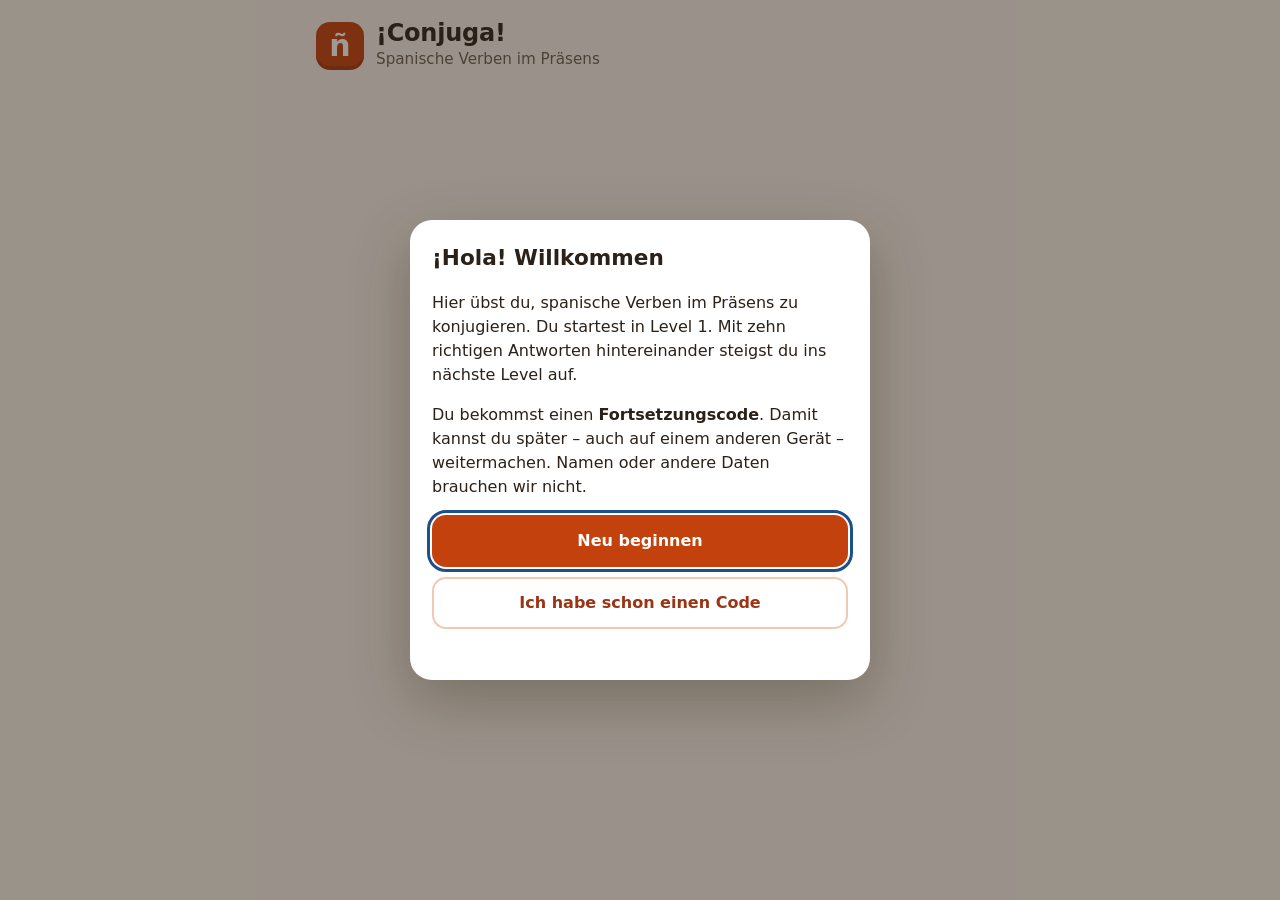
<file: vorlage.html>
<!DOCTYPE html>
<html lang="de">
<head>
  <meta charset="utf-8">
  <meta name="viewport" content="width=device-width, initial-scale=1">
  <title>¡Conjuga! – Spanische Verben im Präsens</title>
  <meta name="description" content="Spanische Verben im Präsens konjugieren üben – mit Leveln und Fortsetzungscode.">
  <meta name="theme-color" content="#c2410c">
  <link rel="icon" href="data:image/svg+xml,%3Csvg xmlns='http://www.w3.org/2000/svg' viewBox='0 0 64 64'%3E%3Crect width='64' height='64' rx='14' fill='%23c2410c'/%3E%3Ctext x='32' y='45' font-size='38' text-anchor='middle' fill='white' font-family='Arial' font-weight='bold'%3E%C3%B1%3C/text%3E%3C/svg%3E">
  <link rel="stylesheet" href="style.css">
</head>
<body>
  <div class="rahmen">
    <header class="kopf">
      <div class="marke">
        <span class="logo" aria-hidden="true">ñ</span>
        <div>
          <h1>¡Conjuga!</h1>
          <p class="untertitel">Spanische Verben im Präsens</p>
        </div>
      </div>
      <div class="codebox" id="codebox" hidden>
        <span class="codebox-label">Dein Fortsetzungscode</span>
        <div class="codebox-zeile">
          <strong id="code-anzeige" class="code">––––-––––-––––</strong>
          <button type="button" id="code-kopieren" class="knopf klein">Kopieren</button>
        </div>
      </div>
    </header>

    <section class="karte status" id="status" hidden aria-label="Lernstand">
      <div class="status-kopf">
        <span class="level-abzeichen" id="level-nummer">Level 1</span>
        <span class="level-titel" id="level-titel"></span>
      </div>
      <p class="level-hinweis" id="level-hinweis" hidden></p>
      <div class="fortschritt" id="fortschritt" role="progressbar" aria-valuemin="0" aria-valuemax="10" aria-valuenow="0" aria-label="Fortschritt bis zum nächsten Level"></div>
      <p class="fortschritt-text" id="fortschritt-text"></p>
      <p class="statistik" id="statistik"></p>
    </section>

    <main class="karte aufgabe-karte" id="uebung" hidden>
      <p class="markierung" id="wiederholung" hidden>Wiederholung</p>
      <p class="aufgabe" id="aufgabe" aria-live="polite"></p>
      <form id="antwort-form" class="antwort-form" autocomplete="off" novalidate>
        <label for="antwort" class="unsichtbar">Deine Antwort (nur die Verbform)</label>
        <input id="antwort" name="antwort" type="text" lang="es" inputmode="text"
               autocomplete="off" autocorrect="off" autocapitalize="none" spellcheck="false"
               placeholder="Verbform eingeben" enterkeyhint="done">
        <button type="submit" id="pruefen" class="knopf haupt">Prüfen</button>
      </form>
      <div class="akzente" aria-label="Sonderzeichen einfügen">
        <button type="button" class="akzent" data-zeichen="á">á</button>
        <button type="button" class="akzent" data-zeichen="é">é</button>
        <button type="button" class="akzent" data-zeichen="í">í</button>
        <span class="akzent-info">Akzente werden nicht bewertet.</span>
      </div>
      <div class="rueckmeldung" id="rueckmeldung" aria-live="assertive"></div>
      <div class="aktionen">
        <button type="button" id="loesung-zeigen" class="knopf zweit" hidden>Lösung anzeigen</button>
        <button type="button" id="weiter" class="knopf haupt" hidden>Weiter <span aria-hidden="true">→</span></button>
      </div>
    </main>

    <footer class="fuss" id="fuss" hidden>
      <p class="sync" id="sync-status"></p>
      <div class="fuss-knoepfe">
        <button type="button" class="knopf text" id="oeffne-code">Anderen Code eingeben</button>
        <button type="button" class="knopf text" id="oeffne-neu">Neu beginnen</button>
        <button type="button" class="knopf text" id="oeffne-info">So funktioniert's</button>
      </div>
    </footer>
  </div>

  <!-- Willkommen -->
  <dialog id="dlg-start" class="dialog">
    <h2>¡Hola! Willkommen</h2>
    <p>Hier übst du, spanische Verben im Präsens zu konjugieren. Du startest in Level 1. Mit zehn richtigen Antworten hintereinander steigst du ins nächste Level auf.</p>
    <p>Du bekommst einen <strong>Fortsetzungscode</strong>. Damit kannst du später – auch auf einem anderen Gerät – weitermachen. Namen oder andere Daten brauchen wir nicht.</p>
    <div class="dialog-knoepfe gestapelt">
      <button type="button" class="knopf haupt" id="start-neu">Neu beginnen</button>
      <button type="button" class="knopf zweit" id="start-code">Ich habe schon einen Code</button>
    </div>
    <p class="dialog-meldung" id="start-meldung" aria-live="polite"></p>
  </dialog>

  <!-- Code eingeben -->
  <dialog id="dlg-code" class="dialog">
    <form id="code-form" novalidate>
      <h2>Lernstand fortsetzen</h2>
      <p id="code-warnung" hidden></p>
      <label for="code-eingabe">Fortsetzungscode</label>
      <input id="code-eingabe" type="text" class="code-eingabe" placeholder="ABCD-EFGH-JKLM"
             autocomplete="off" autocorrect="off" autocapitalize="characters" spellcheck="false" maxlength="20">
      <p class="dialog-meldung" id="code-meldung" aria-live="polite"></p>
      <div class="dialog-knoepfe">
        <button type="button" class="knopf zweit" id="code-abbrechen">Abbrechen</button>
        <button type="submit" class="knopf haupt" id="code-laden">Laden</button>
      </div>
    </form>
  </dialog>

  <!-- Neu beginnen -->
  <dialog id="dlg-neu" class="dialog">
    <h2>Neu beginnen?</h2>
    <p>Du bekommst einen neuen Code und startest wieder in Level 1.</p>
    <p>Dein bisheriger Lernstand bleibt unter diesem Code erhalten. Notiere ihn, falls du später dorthin zurück möchtest:</p>
    <p class="code gross" id="neu-alter-code"></p>
    <div class="dialog-knoepfe">
      <button type="button" class="knopf zweit" id="neu-abbrechen">Abbrechen</button>
      <button type="button" class="knopf haupt" id="neu-bestaetigen">Neu beginnen</button>
    </div>
  </dialog>

  <!-- Info -->
  <dialog id="dlg-info" class="dialog breit">
    <h2>So funktioniert's</h2>
    <ul class="regeln">
      <li>Gib <strong>nur die Verbform</strong> ein: bei „(yo) comprar →“ also <em>compro</em>, nicht <em>yo compro</em>.</li>
      <li>Bei reflexiven Verben gehört das Reflexivpronomen dazu: (yo) llamarse → <em>me llamo</em>.</li>
      <li>Akzente werden nicht bewertet. Nach deiner Antwort siehst du, wie das Wort richtig geschrieben wird.</li>
      <li>Wenn du nicht weiterkommst, drücke auf „Lösung anzeigen“. Die Aufgabe kommt dann später noch einmal, und die Serie beginnt wieder bei 0.</li>
      <li>Ist deine erste Antwort falsch, korrigierst du sie selbst. Die Serie beginnt dann wieder bei 0.</li>
      <li>Zehn richtige erste Antworten hintereinander: nächstes Level.</li>
      <li>Mit <kbd>Enter</kbd> prüfst du deine Antwort und gehst zur nächsten Aufgabe.</li>
    </ul>
    <h3>Die Level</h3>
    <ol class="levelliste" id="levelliste"></ol>
    <p class="quelle">Alle Verben und Formen stammen aus den Konjugationstabellen „Tablas de conjugaciones“. <span id="zusatz-info"></span></p>
    <div class="dialog-knoepfe">
      <button type="button" class="knopf haupt" id="info-schliessen">Schließen</button>
    </div>
  </dialog>

  <noscript><p class="karte">Bitte aktiviere JavaScript, um die Übung zu nutzen.</p></noscript>

  <script src="konfiguration.js"></script>
  <script src="verben.js"></script>
  <script src="logik.js"></script>
  <script src="speicher.js"></script>
  <script src="app.js"></script>
</body>
</html>
</file>
<file: style.css>
:root {
  --hintergrund: #f6f1e9;
  --karte: #ffffff;
  --text: #2b2118;
  --text-leise: #6b5d50;
  --linie: #e6ddd0;
  --haupt: #c2410c;
  --haupt-dunkel: #9a3412;
  --haupt-hell: #fff1e8;
  --sonne: #f2b134;
  --gut: #15803d;
  --gut-hell: #e9f8ee;
  --fehler: #b42318;
  --fehler-hell: #fdeceb;
  --info-hell: #eef4fb;
  --info: #1e4f86;
  --radius: 18px;
  --schatten: 0 1px 2px rgba(60, 40, 20, .06), 0 6px 20px rgba(60, 40, 20, .07);
}

* { box-sizing: border-box; }
html { -webkit-text-size-adjust: 100%; }
body {
  margin: 0;
  font-family: system-ui, -apple-system, "Segoe UI", Roboto, "Helvetica Neue", Arial, sans-serif;
  background: var(--hintergrund);
  color: var(--text);
  line-height: 1.5;
  font-size: 1rem;
}
[hidden] { display: none !important; }
.unsichtbar { position: absolute; width: 1px; height: 1px; overflow: hidden; clip: rect(0 0 0 0); white-space: nowrap; }

.rahmen { max-width: 680px; margin: 0 auto; padding: 16px 16px 40px; }

/* Kopf */
.kopf { display: flex; flex-wrap: wrap; gap: 12px; align-items: center; justify-content: space-between; margin: 4px 0 16px; }
.marke { display: flex; align-items: center; gap: 12px; }
.logo {
  width: 48px; height: 48px; border-radius: 14px; background: var(--haupt); color: #fff;
  display: grid; place-items: center; font-weight: 800; font-size: 30px; line-height: 1;
  box-shadow: inset 0 -4px 0 rgba(0,0,0,.15);
}
h1 { margin: 0; font-size: 1.5rem; line-height: 1.1; letter-spacing: -.01em; }
.untertitel { margin: 2px 0 0; color: var(--text-leise); font-size: .95rem; }

.codebox { background: var(--karte); border: 1px solid var(--linie); border-radius: 14px; padding: 8px 10px 8px 14px; }
.codebox-label { display: block; font-size: .75rem; color: var(--text-leise); text-transform: uppercase; letter-spacing: .06em; }
.codebox-zeile { display: flex; align-items: center; gap: 10px; }
.code { font-family: ui-monospace, "SFMono-Regular", Menlo, Consolas, monospace; font-size: 1.05rem; letter-spacing: .06em; }
.code.gross { font-size: 1.4rem; text-align: center; background: var(--haupt-hell); padding: 10px; border-radius: 12px; }

/* Karten */
.karte { background: var(--karte); border-radius: var(--radius); box-shadow: var(--schatten); padding: 18px 20px; margin-bottom: 16px; }

/* Status */
.status-kopf { display: flex; flex-wrap: wrap; align-items: baseline; gap: 8px 12px; }
.level-abzeichen { background: var(--haupt); color: #fff; font-weight: 700; border-radius: 999px; padding: 3px 12px; font-size: .95rem; white-space: nowrap; }
.level-titel { font-weight: 600; }
.level-hinweis { margin: 8px 0 0; padding: 8px 12px; background: var(--info-hell); color: var(--info); border-radius: 10px; font-size: .9rem; }
.fortschritt { display: grid; grid-template-columns: repeat(10, 1fr); gap: 5px; margin: 14px 0 6px; }
.fortschritt span { height: 12px; border-radius: 6px; background: var(--linie); transition: background .25s, transform .25s; }
.fortschritt span.voll { background: var(--sonne); }
.fortschritt span.neu { transform: scaleY(1.4); }
.fortschritt-text { margin: 0; font-size: .95rem; }
.statistik { margin: 4px 0 0; font-size: .85rem; color: var(--text-leise); }

/* Aufgabe */
.aufgabe-karte { padding-top: 22px; }
.markierung { display: inline-block; margin: 0 0 6px; font-size: .75rem; font-weight: 700; text-transform: uppercase; letter-spacing: .06em; color: var(--info); background: var(--info-hell); padding: 2px 10px; border-radius: 999px; }
.aufgabe { margin: 0 0 16px; font-size: clamp(1.6rem, 6.5vw, 2.3rem); line-height: 1.25; overflow-wrap: anywhere; }
.aufgabe .pron { color: var(--text-leise); font-weight: 500; }
.aufgabe .inf { font-weight: 800; }
.aufgabe .pfeil { color: var(--haupt); font-weight: 700; }
.aufgabe .zusatz { display: block; font-size: .95rem; color: var(--text-leise); font-weight: 400; margin-top: 2px; }

.antwort-form { display: flex; gap: 10px; }
#antwort {
  flex: 1; min-width: 0; font-size: 1.4rem; padding: 12px 14px; border-radius: 14px;
  border: 2px solid var(--linie); background: #fffdfa; color: var(--text); font-family: inherit;
}
#antwort:focus { outline: none; border-color: var(--haupt); box-shadow: 0 0 0 4px rgba(194, 65, 12, .15); }
#antwort.ist-richtig { border-color: var(--gut); background: var(--gut-hell); }
#antwort.ist-falsch { border-color: var(--fehler); background: var(--fehler-hell); }
#antwort[readonly] { cursor: default; }
.wackeln { animation: wackeln .35s; }
@keyframes wackeln { 20%, 60% { transform: translateX(-5px); } 40%, 80% { transform: translateX(5px); } }

.akzente { display: flex; flex-wrap: wrap; align-items: center; gap: 8px; margin-top: 10px; }
.akzent {
  min-width: 46px; min-height: 42px; font-size: 1.2rem; border-radius: 10px; border: 1px solid var(--linie);
  background: #fff; color: var(--text); cursor: pointer; font-family: inherit;
}
.akzent:hover { background: var(--haupt-hell); }
.akzent-info { font-size: .85rem; color: var(--text-leise); margin-left: 4px; }

.rueckmeldung:empty { display: none; }
.rueckmeldung { margin-top: 16px; padding: 12px 14px; border-radius: 14px; font-size: 1.02rem; }
.rueckmeldung.gut { background: var(--gut-hell); color: #0f5a2b; }
.rueckmeldung.schlecht { background: var(--fehler-hell); color: #8a1c13; }
.rueckmeldung.neutral { background: var(--info-hell); color: var(--info); }
.rueckmeldung p { margin: 0; }
.rueckmeldung p + p { margin-top: 6px; }
.rueckmeldung .titel { font-weight: 700; }
.rueckmeldung .klein { font-size: .9rem; }
.aufstieg { margin-top: 10px; padding: 12px 14px; border-radius: 12px; background: #fff7e0; color: #6b4a00; border: 1px solid #f5d98a; }

.aktionen { display: flex; flex-wrap: wrap; justify-content: flex-end; gap: 10px; margin-top: 14px; }
.aktionen:not(:has(button:not([hidden]))) { margin-top: 0; }

/* Knöpfe */
.knopf {
  font: inherit; font-weight: 600; border-radius: 14px; padding: 12px 18px; min-height: 48px;
  border: 2px solid transparent; cursor: pointer; transition: background .15s, transform .05s;
}
.knopf:active { transform: translateY(1px); }
.knopf:focus-visible, .akzent:focus-visible { outline: 3px solid #1e4f86; outline-offset: 2px; }
.knopf.haupt { background: var(--haupt); color: #fff; }
.knopf.haupt:hover { background: var(--haupt-dunkel); }
.knopf.zweit { background: #fff; color: var(--haupt-dunkel); border-color: #f0c9b3; }
.knopf.zweit:hover { background: var(--haupt-hell); }
.knopf.klein { padding: 6px 12px; min-height: 36px; font-size: .9rem; background: var(--haupt-hell); color: var(--haupt-dunkel); border-radius: 10px; }
.knopf.text { background: none; color: var(--text-leise); padding: 8px 10px; min-height: 40px; text-decoration: underline; text-underline-offset: 3px; font-weight: 500; }
.knopf.text:hover { color: var(--text); }

/* Fuß */
.fuss { text-align: center; }
.sync { font-size: .85rem; color: var(--text-leise); margin: 4px 0 6px; }
.sync.warnung { color: #8a5a00; }
.fuss-knoepfe { display: flex; flex-wrap: wrap; justify-content: center; gap: 4px; }

/* Dialoge */
.dialog {
  border: none; border-radius: 22px; padding: 22px; width: min(460px, calc(100vw - 24px));
  box-shadow: 0 20px 60px rgba(40, 25, 10, .3); color: var(--text);
}
.dialog.breit { width: min(620px, calc(100vw - 24px)); }
.dialog::backdrop { background: rgba(43, 33, 24, .45); }
.dialog h2 { margin: 0 0 10px; font-size: 1.35rem; }
.dialog h3 { margin: 18px 0 6px; font-size: 1.05rem; }
.dialog label { display: block; font-weight: 600; margin: 10px 0 6px; }
.code-eingabe {
  width: 100%; font-size: 1.3rem; padding: 12px; border-radius: 12px; border: 2px solid var(--linie);
  font-family: ui-monospace, Menlo, Consolas, monospace; letter-spacing: .08em; text-transform: uppercase;
}
.code-eingabe:focus { outline: none; border-color: var(--haupt); }
.dialog-meldung { min-height: 1.4em; margin: 8px 0 0; color: var(--fehler); font-size: .95rem; }
.dialog-meldung.ok { color: var(--gut); }
.dialog-knoepfe { display: flex; flex-wrap: wrap; justify-content: flex-end; gap: 10px; margin-top: 16px; }
.dialog-knoepfe.gestapelt { flex-direction: column; }
.dialog-knoepfe.gestapelt .knopf { width: 100%; }
#code-warnung { background: #fff7e0; padding: 10px 12px; border-radius: 10px; font-size: .95rem; }
.regeln { padding-left: 1.2em; margin: 0; }
.regeln li + li { margin-top: 4px; }
.levelliste { padding-left: 0; margin: 0; list-style: none; font-size: .95rem; }
.levelliste li { display: flex; gap: 10px; padding: 5px 0; border-bottom: 1px solid var(--linie); }
.levelliste li.aktuell { font-weight: 700; color: var(--haupt-dunkel); }
.levelliste .nr { min-width: 3.2em; color: var(--text-leise); }
.quelle { font-size: .85rem; color: var(--text-leise); }
kbd { font-family: inherit; font-size: .85em; border: 1px solid var(--linie); border-bottom-width: 2px; border-radius: 5px; padding: 0 5px; background: #fff; }

@media (max-width: 480px) {
  .rahmen { padding: 12px 12px 32px; }
  .kopf { flex-direction: column; align-items: stretch; }
  .codebox-zeile { justify-content: space-between; }
  .karte { padding: 16px; }
  .antwort-form { flex-direction: column; }
  .knopf.haupt#pruefen { width: 100%; }
  .aktionen .knopf { flex: 1; }
}
@media (prefers-reduced-motion: reduce) {
  * { animation: none !important; transition: none !important; }
}

/* Prüfseite für Lehrkräfte */
.breit-rahmen { max-width: 1100px; }
.kopf a.knopf { text-decoration: none; display: inline-flex; align-items: center; }
.pruef-h2 { font-size: 1.1rem; margin: 18px 0 8px; }
.pruef-h2:first-child { margin-top: 0; }
.pruef-zusammenfassung { display: flex; flex-wrap: wrap; gap: 8px; }
.pruef-zusammenfassung:empty { display: none; }
.zahl { padding: 4px 12px; border-radius: 999px; font-weight: 600; font-size: .95rem; }
.zahl.gut { background: var(--gut-hell); color: #0f5a2b; }
.zahl.warn { background: #fff7e0; color: #6b4a00; }
.zahl.fehl { background: var(--fehler-hell); color: #8a1c13; }
.tabelle-huelle { overflow-x: auto; -webkit-overflow-scrolling: touch; }
.pruef-tabelle { border-collapse: collapse; width: 100%; font-size: .95rem; }
.pruef-tabelle th, .pruef-tabelle td { text-align: left; padding: 6px 10px; border-bottom: 1px solid var(--linie); white-space: nowrap; }
.pruef-tabelle th { font-size: .8rem; color: var(--text-leise); font-weight: 600; }
.pruef-tabelle tr.warnung td { background: #fff7e0; }
.pruef-tabelle tr.hinweis-zeile td { background: #fff7e0; white-space: normal; color: #6b4a00; font-size: .9rem; }
.pruef-tabelle td.unreg, .unreg-muster { font-weight: 700; color: var(--haupt-dunkel); }
.pruef-fehler { margin: 0; padding-left: 1.2em; }
.pruef-fehler li { background: var(--fehler-hell); color: #8a1c13; border-radius: 10px; padding: 8px 12px; margin-bottom: 6px; }
.pruef-eingabe { width: 100%; min-height: 260px; font-family: ui-monospace, Menlo, Consolas, monospace; font-size: .95rem; padding: 12px; border-radius: 12px; border: 2px solid var(--linie); }
.pruef-eingabe:focus { outline: none; border-color: var(--haupt); }
code { font-family: ui-monospace, Menlo, Consolas, monospace; background: #f3ede4; padding: 1px 5px; border-radius: 5px; font-size: .92em; }
</file>
